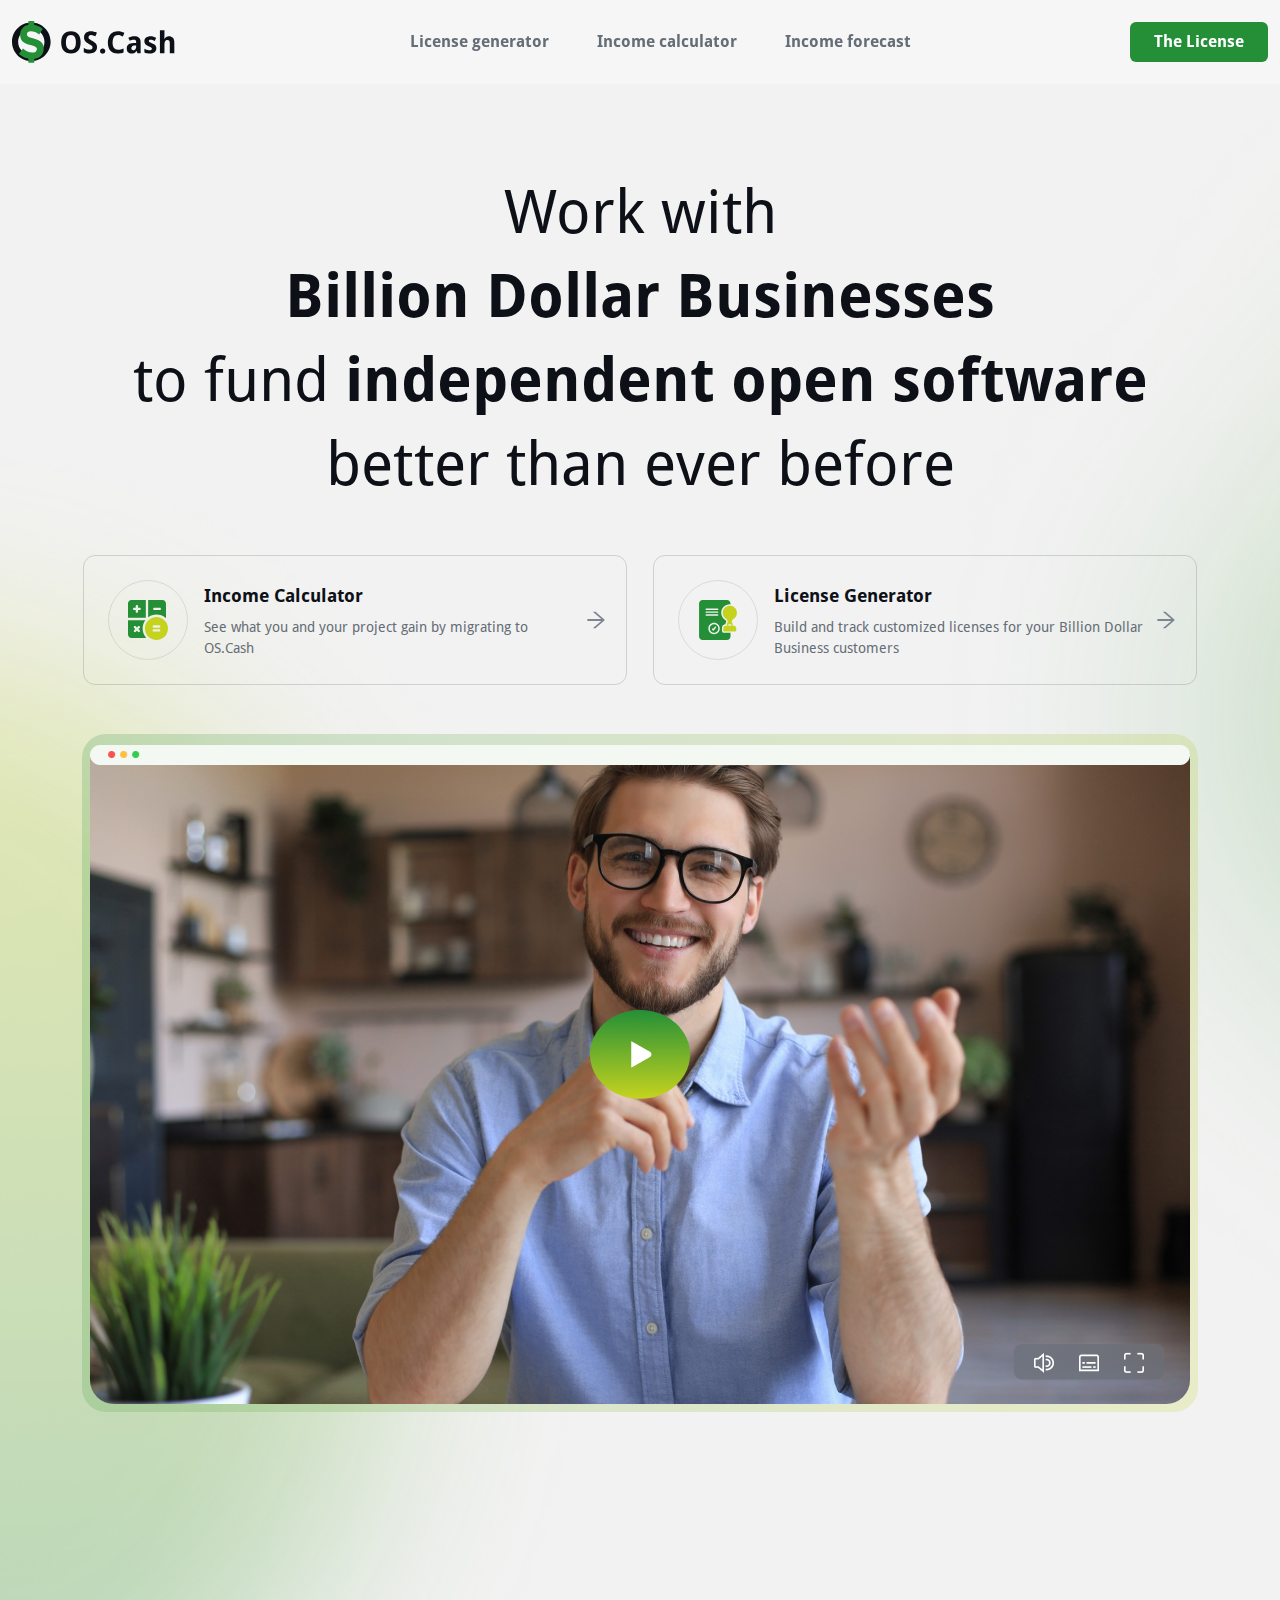
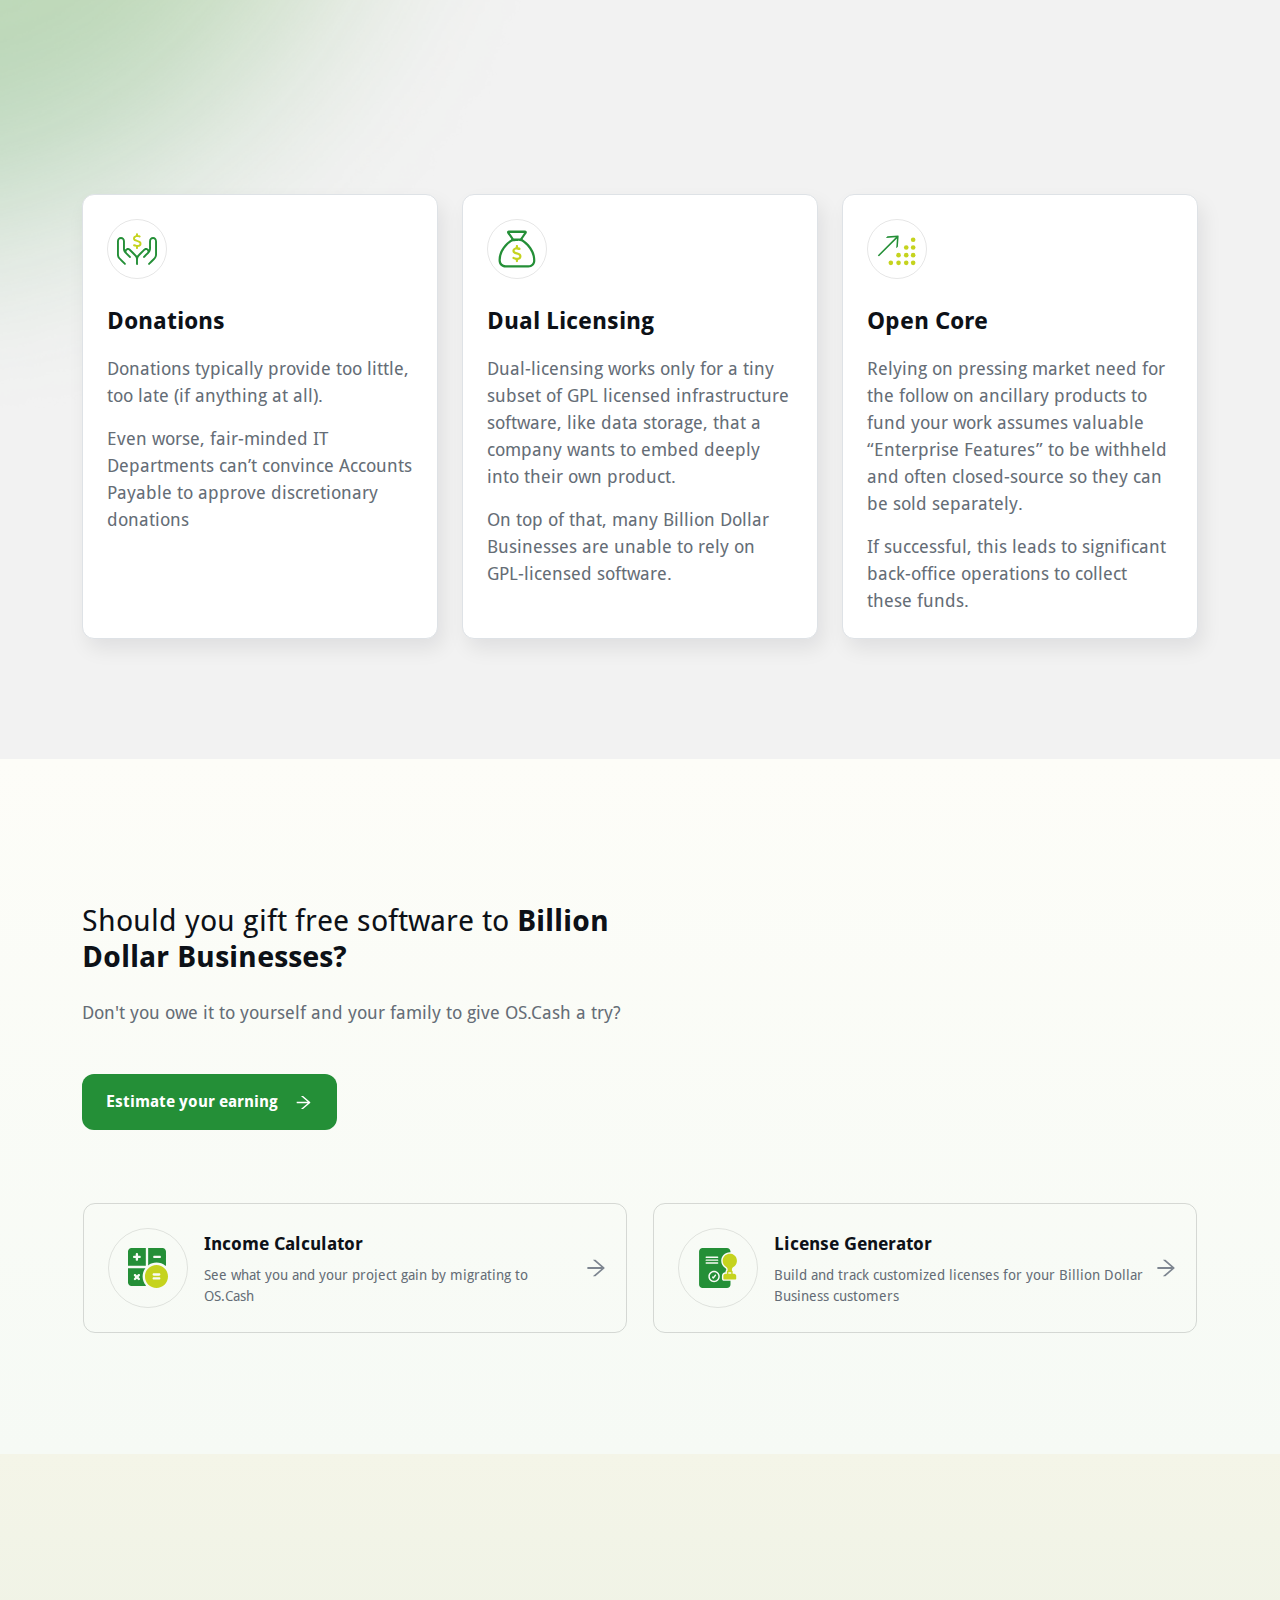
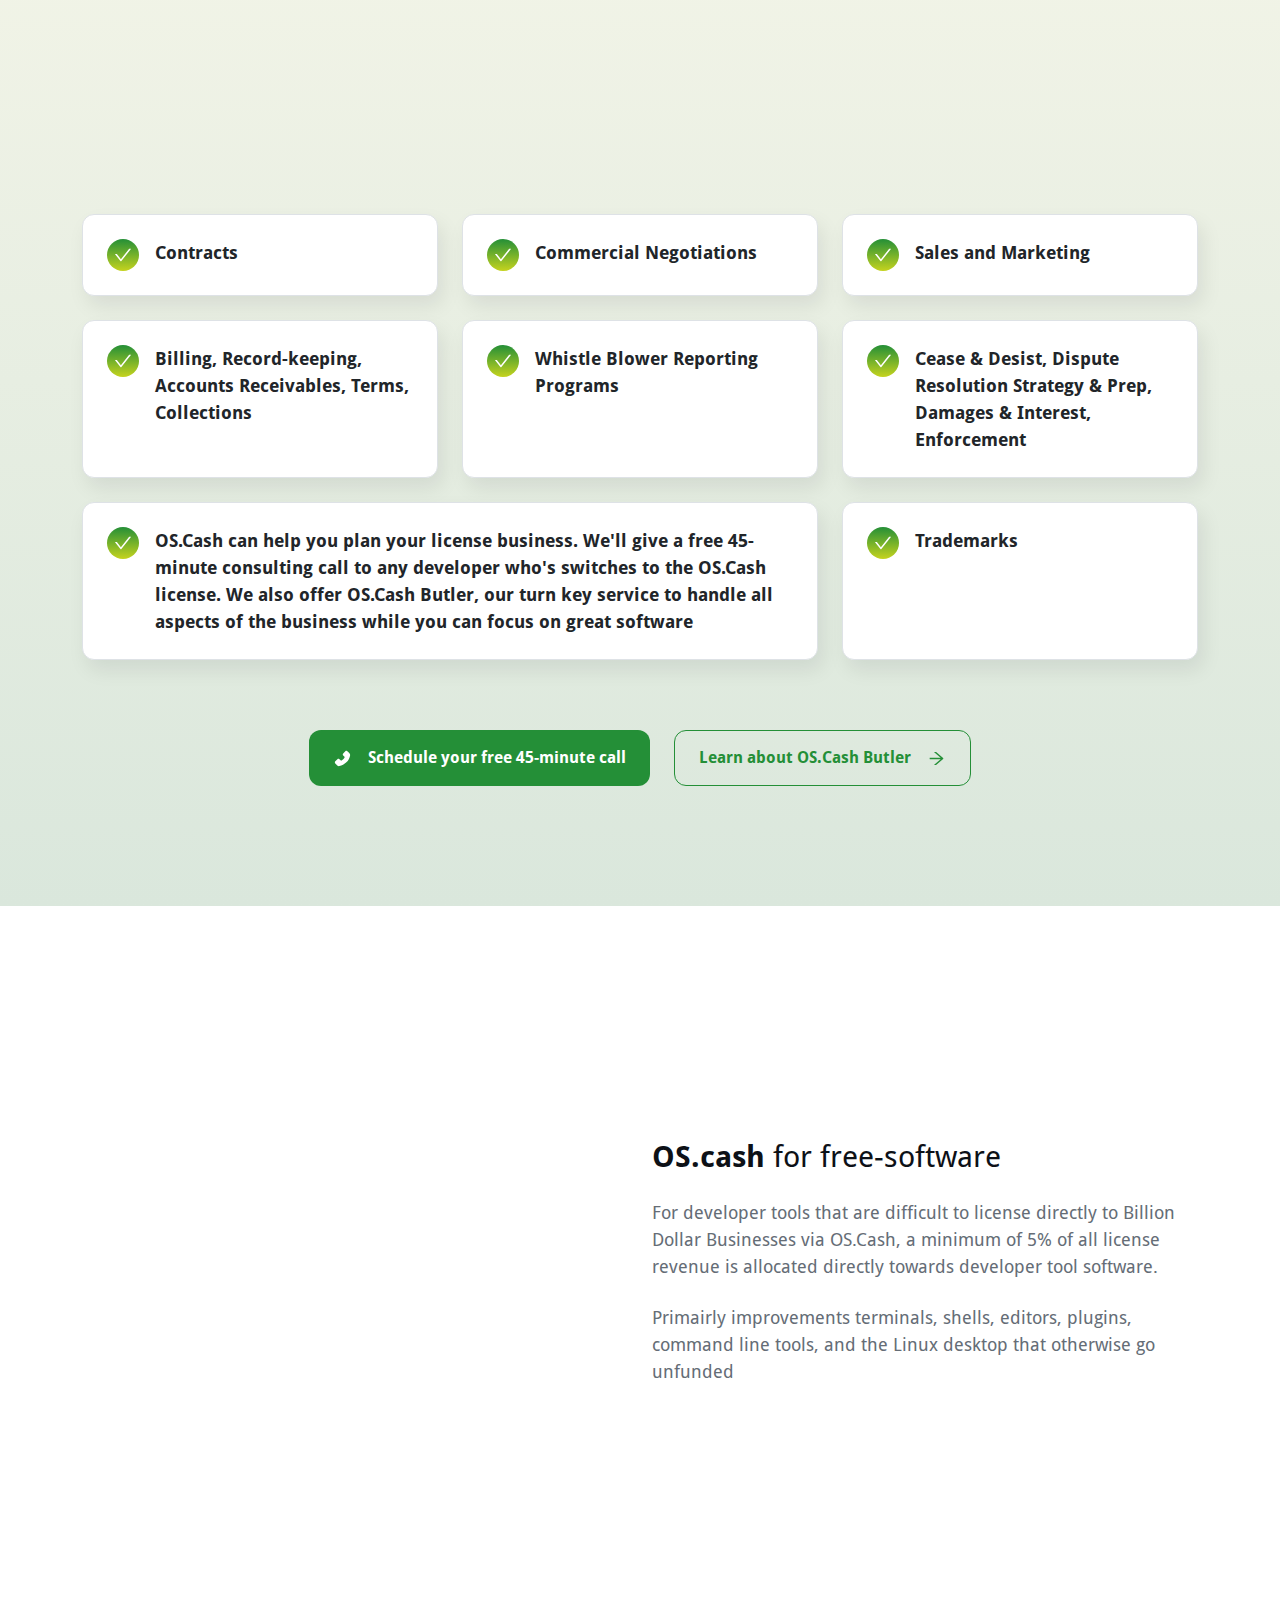
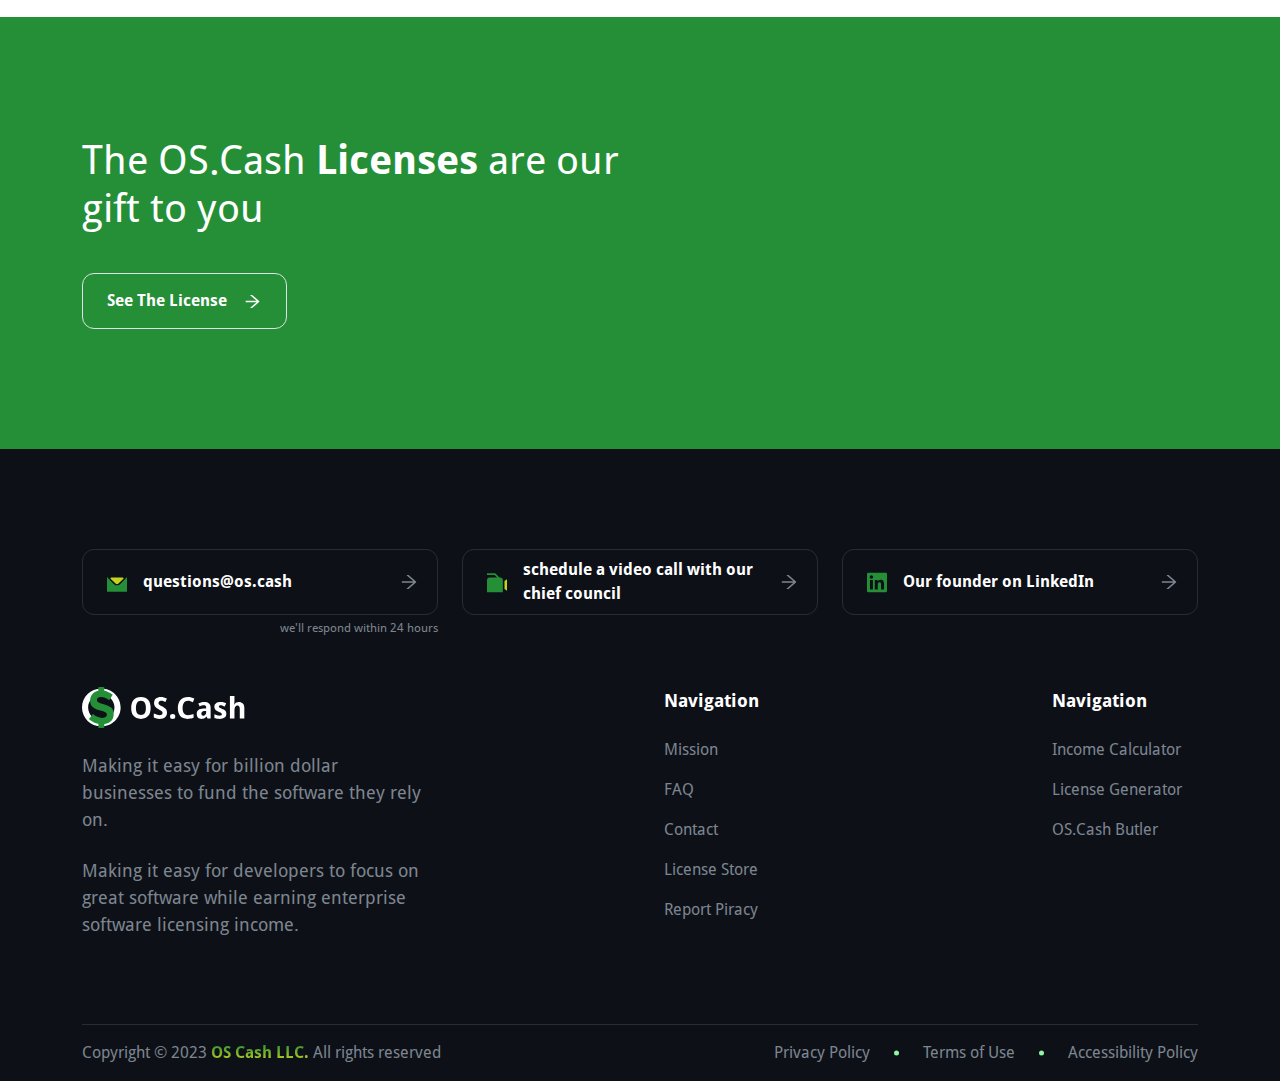
<file: index.html>
<!DOCTYPE html>
<!--[if lt IE 7]>      <html class="no-js lt-ie9 lt-ie8 lt-ie7"> <![endif]-->
<!--[if IE 7]>         <html class="no-js lt-ie9 lt-ie8" lang="en-US"> <![endif]-->
<!--[if IE 8]>         <html class="no-js lt-ie9" lang="en-US"> <![endif]-->
<!--[if gt IE 8]><!-->
<!--<![endif]-->
<!--[if gte IE 9] <style type="text/css"> .gradient {filter: none;}</style><![endif]-->
<!--[if !IE]><html lang="en"><![endif]-->
<html lang="zxx" class="no-js">

<head>
    <meta charset="UTF-8">
    <meta http-equiv="X-UA-Compatible" content="IE=edge">
    <!-- Required meta tags for responsive -->
    <meta name="viewport" content="width=device-width, initial-scale=1, shrink-to-fit=no">
    <!-- The above 3 meta tags *must* come first in the head; any other head content must come *after* these tags -->
    <!-- Favicon and touch icons -->
    <link rel="icon" type="image/png" sizes="16x16" href="assets/img/favicon/favicon-16x16.png">
    <meta name="misapplication-TileColor" content="#ffffff">
    <meta name="theme-color" content="#ffffff">
    <!-- Twitter Card data -->
    <meta name="twitter:card" content="">
    <meta name="twitter:site" content="@twitter_username">
    <meta name="twitter:title" content="">
    <meta name="twitter:description" content="">
    <meta name="twitter:image" content="">
    <!-- Open Graph data -->
    <meta property="og:title" content="">
    <meta property="og:type" content="article">
    <meta property="og:url" content="">
    <meta property="og:image" content="">
    <meta property="og:description" content="">
    <meta property="og:site_name" content="R">
    <meta property="fb:admins" content="Facebook numeric ID">
    <!-- gmail verification -->
    <meta name="google-site-verification" content="">
    <!-- Website title -->
    <title>Home</title>
    <link rel="stylesheet" href="assets/css/animate.css">
    <link rel="stylesheet" href="assets/css/bootstrap.min.css">
    <link rel="stylesheet" href="assets/fonts/fonts.css">
    <!-- Main CSS -->
    <link rel="stylesheet" type="text/css" href="assets/css/style.css">
    <!-- jQuery (necessary for jQuery plugins) -->
    <script src="assets/js/jquery-3.6.1.min.js"></script>
</head>

<body>
    <!-- Main Coding Start Here -->

    <!-- home-gradient-bg -->
    <div class="home-gradient-bg">

        <!-- header -->
        <header>
            <nav class="navbar navbar-expand-lg bg-white-rgba py-3">
                <div class="container">
                    <a class="navbar-brand" href="index.html">
                        <img src="assets/img/logo.svg" alt="logo" class="img-fluid">
                    </a>
                    <button class="navbar-toggler border-0" type="button" data-bs-toggle="collapse"
                        data-bs-target="#navbarSupportedContent" aria-controls="navbarSupportedContent"
                        aria-expanded="false" aria-label="Toggle navigation">
                        <span class="navbar-toggler-icon"></span>
                    </button>
                    <div class="collapse navbar-collapse" id="navbarSupportedContent">
                        <ul class="navbar-nav m-auto py-4 py-lg-0">
                            <li class="nav-item mx-lg-4 mb-3 mb-lg-0">
                                <a class="text-clr-dark-2 fs-6 fw-bold text-decoration-none"
                                    href="license-generator.html">
                                    License generator
                                </a>
                            </li>
                            <li class="nav-item mx-lg-4 mb-3 mb-lg-0">
                                <a class="text-clr-dark-2 fs-6 fw-bold text-decoration-none"
                                    href="income-calculator.html">
                                    Income calculator
                                </a>
                            </li>
                            <li class="nav-item mx-lg-4 mb-3 mb-lg-0">
                                <a class="text-clr-dark-2 fs-6 fw-bold text-decoration-none"
                                    href="calculated-income-forecast.html">
                                    Income forecast
                                </a>
                            </li>
                        </ul>
                        <div class="d-flex">
                            <a class="os-btn bg-clr-green fs-6 fw-bold rounded text-white py-2 px-4"
                                href="license-generator.html">
                                The License
                            </a>
                        </div>
                    </div>
                </div>
            </nav>
        </header>
        <!--/ header -->


        <!-- banner -->
        <section class="banner pt-70">
            <div class="container">
                <div class="banner-content">
                    <div class="benner-infor text-center pb-5">
                        <h1 class="banner-title fs-60 text-clr-dark mb-0 wow fadeInUp" data-wow-duration="1s"
                            data-wow-delay="100ms">
                            Work with <br class="d-none d-lg-inline">
                            <b>Billion Dollar Businesses</b> <br class="d-none d-lg-inline">to fund <b>independent open
                                software</b> better than ever
                            before
                        </h1>
                    </div>

                    <div class="row">
                        <div class="col-md-6">
                            <a href="#"
                                class="info-box text-decoration-none radius-12 d-block overflow-hidden mb-4 mb-md-0">
                                <span class="info-box-inner d-flex gap-3 align-items-center p-3 p-lg-4 radius-12">
                                    <img src="assets/img/info-box-icon1.svg" alt="icon" class="img-fluid">
                                    <b>
                                        <strong class="d-block text-clr-dark fs-18 fw-bold mb-2">
                                            Income Calculator
                                        </strong>
                                        <small class="d-block fs-14 fw-normal lh-base text-clr-dark-2">
                                            See what you and your project gain by migrating to OS.Cash
                                        </small>
                                    </b>
                                    <svg class="right-arrow" xmlns="http://www.w3.org/2000/svg" width="24" height="24"
                                        viewBox="0 0 24 24" fill="none">
                                        <path
                                            d="M20.3672 11.4328L11.5125 3.74766C11.4445 3.68906 11.3578 3.65625 11.2664 3.65625H9.19219C9.01875 3.65625 8.93906 3.87187 9.07031 3.98438L17.2781 11.1094H3.5625C3.45937 11.1094 3.375 11.1937 3.375 11.2969V12.7031C3.375 12.8062 3.45937 12.8906 3.5625 12.8906H17.2758L9.06797 20.0156C8.93672 20.1305 9.01641 20.3438 9.18984 20.3438H11.3344C11.3789 20.3438 11.4234 20.3273 11.4562 20.2969L20.3672 12.5672C20.4483 12.4966 20.5134 12.4095 20.558 12.3116C20.6025 12.2138 20.6256 12.1075 20.6256 12C20.6256 11.8925 20.6025 11.7862 20.558 11.6884C20.5134 11.5905 20.4483 11.5034 20.3672 11.4328Z"
                                            fill="#7D8590" />
                                    </svg>
                                </span>
                            </a>
                        </div>
                        <div class="col-md-6">
                            <a href="#" class="info-box text-decoration-none radius-12 d-block overflow-hidden">
                                <span class="info-box-inner d-flex gap-3 align-items-center p-3 p-lg-4 radius-12">
                                    <img src="assets/img/info-box-icon2.svg" alt="icon" class="img-fluid">
                                    <b>
                                        <strong class="d-block text-clr-dark fs-18 fw-bold mb-2">
                                            License Generator
                                        </strong>
                                        <small class="d-block fs-14 fw-normal lh-base text-clr-dark-2">
                                            Build and track customized licenses for your Billion Dollar Business
                                            customers
                                        </small>
                                    </b>
                                    <svg class="right-arrow" xmlns="http://www.w3.org/2000/svg" width="24" height="24"
                                        viewBox="0 0 24 24" fill="none">
                                        <path
                                            d="M20.3672 11.4328L11.5125 3.74766C11.4445 3.68906 11.3578 3.65625 11.2664 3.65625H9.19219C9.01875 3.65625 8.93906 3.87187 9.07031 3.98438L17.2781 11.1094H3.5625C3.45937 11.1094 3.375 11.1937 3.375 11.2969V12.7031C3.375 12.8062 3.45937 12.8906 3.5625 12.8906H17.2758L9.06797 20.0156C8.93672 20.1305 9.01641 20.3438 9.18984 20.3438H11.3344C11.3789 20.3438 11.4234 20.3273 11.4562 20.2969L20.3672 12.5672C20.4483 12.4966 20.5134 12.4095 20.558 12.3116C20.6025 12.2138 20.6256 12.1075 20.6256 12C20.6256 11.8925 20.6025 11.7862 20.558 11.6884C20.5134 11.5905 20.4483 11.5034 20.3672 11.4328Z"
                                            fill="#7D8590" />
                                    </svg>
                                </span>
                            </a>
                        </div>
                    </div>

                    <!-- videos-wrapper -->
                    <div class="videos-wrapper text-center mt-5">
                        <div class="video-indicator position-relative">
                            <img src="assets/img/video-indicator.png" alt="video-indicator" class="img-fluid w-100">
                        </div>
                        <div class="videos-player">
                            <div
                                onclick="thevid=document.getElementById('thevideo'); thevid.style.display='block'; this.style.display='none'">
                                <img class="thumb img-fluid" style="cursor: pointer;"
                                    src="assets/img/video-thumnail.png">
                            </div>
                            <div id="thevideo" style="display: none;">
                                <iframe width="100%" height="640"
                                    src="https://www.youtube.com/embed/6stlCkUDG_s?rel=0;&autoplay=1&mute=1&loop=1"
                                    frameborder="0" allowfullscreen="1" include="">
                                </iframe>
                            </div>
                        </div>
                    </div>
                    <!-- videos-wrapper -end -->

                </div>
            </div>
        </section>
        <!-- banner -end -->


        <!-- services -->
        <section class="services section-padding-120">
            <div class="container">
                <div class="sec-heading text-center mw-70 pb-70">
                    <h2 class="sec-title fs-1 text-clr-dark mb-0 wow fadeInUp" data-wow-duration="1s"
                        data-wow-delay="100ms">
                        <b>Billion Dollar Businesses</b> don't want <br class="d-none d-lg-inline"> <b>free-software</b>
                        better than ever
                        that turns into <b>abandon-ware.</b>
                    </h2>
                </div>
                <div class="row mt-lg-5">
                    <div class="col-xl-4 col-sm-6 mb-4 mb-xl-0">
                        <div
                            class="single-service p-4 radius-12 border bg-white box-shadow-1 h-100 text-center text-sm-start">
                            <div class="icon mb-4">
                                <img src="assets/img/service-icon1.svg" alt="icon" class="img-fluid">
                            </div>
                            <h3 class="fs-4 fw-bold text-clr-dark lh-base mb-3">
                                Donations
                            </h3>
                            <p class="fs-18 text-clr-dark-2 fw-normal lh-base mb-3">
                                Donations typically provide too little, too late (if anything at all).
                            </p>
                            <p class="fs-18 text-clr-dark-2 fw-normal lh-base mb-0">
                                Even worse, fair-minded IT Departments can’t convince Accounts Payable to approve
                                discretionary donations
                            </p>
                        </div>
                    </div>
                    <div class="col-xl-4 col-sm-6 mb-4 mb-xl-0">
                        <div
                            class="single-service p-4 radius-12 border bg-white box-shadow-1 h-100 text-center text-sm-start">
                            <div class="icon mb-4">
                                <img src="assets/img/service-icon2.svg" alt="icon" class="img-fluid">
                            </div>
                            <h3 class="fs-4 fw-bold text-clr-dark lh-base mb-3">
                                Dual Licensing
                            </h3>
                            <p class="fs-18 text-clr-dark-2 fw-normal lh-base mb-3">
                                Dual-licensing works only for a tiny subset of GPL licensed infrastructure software,
                                like data storage, that a company
                                wants to embed deeply into their own product.
                            </p>
                            <p class="fs-18 text-clr-dark-2 fw-normal lh-base mb-0">
                                On top of that, many Billion Dollar Businesses are unable to rely on GPL-licensed
                                software.
                            </p>
                        </div>
                    </div>
                    <div class="col-xl-4 col-sm-6 mb-4 mb-xl-0">
                        <div
                            class="single-service p-4 radius-12 border bg-white box-shadow-1 h-100 text-center text-sm-start">
                            <div class="icon mb-4">
                                <img src="assets/img/service-icon3.svg" alt="icon" class="img-fluid">
                            </div>
                            <h3 class="fs-4 fw-bold text-clr-dark lh-base mb-3">
                                Open Core
                            </h3>
                            <p class="fs-18 text-clr-dark-2 fw-normal lh-base mb-3">
                                Relying on pressing market need for the follow on ancillary products to fund your work
                                assumes valuable “Enterprise
                                Features” to be withheld and often closed-source so they can be sold separately.
                            </p>
                            <p class="fs-18 text-clr-dark-2 fw-normal lh-base mb-0">
                                If successful, this leads to significant back-office operations to collect these funds.
                            </p>
                        </div>
                    </div>
                </div>
            </div>
        </section>
        <!-- services -end -->

    </div>
    <!-- home-gradient-bg -end -->


    <!-- estimate-earning -->
    <section class="estimate-earning section-padding-120">
        <div class="container">
            <div class="row pb-5 align-items-center">
                <div class="col-md-6">
                    <div class="ee-left-info mb-5 mb-md-0">
                        <div class="sec-heading text-center text-md-start">
                            <h3 class="sec-title fs-30 text-clr-dark mb-4">
                                Should you gift free software to <b>Billion Dollar Businesses?</b>
                            </h3>
                            <p class="sec-intro fs-18 fw-normal lh-base text-clr-dark-2 mb-4 mb-md-5">
                                Don't you owe it to yourself and your family to give OS.Cash a try?
                            </p>
                            <a href="#"
                                class="os-btn fs-6 fw-bold text-white bg-clr-green h-56 radius-12 d-inline-flex gap-3 align-items-center justify-content-center px-4">
                                Estimate your earning
                                <svg xmlns="http://www.w3.org/2000/svg" width="19" height="19" viewBox="0 0 19 19"
                                    fill="none">
                                    <path
                                        d="M16.124 9.04707L9.11406 2.96299C9.06025 2.9166 8.9916 2.89062 8.91924 2.89062H7.27715C7.13984 2.89062 7.07676 3.06133 7.18066 3.15039L13.6785 8.79102H2.82031C2.73867 8.79102 2.67188 8.85781 2.67188 8.93945V10.0527C2.67188 10.1344 2.73867 10.2012 2.82031 10.2012H13.6767L7.17881 15.8418C7.0749 15.9327 7.13799 16.1016 7.27529 16.1016H8.97305C9.0083 16.1016 9.04355 16.0886 9.06953 16.0645L16.124 9.94512C16.1883 9.88926 16.2398 9.82027 16.2751 9.74281C16.3103 9.66535 16.3286 9.58122 16.3286 9.49609C16.3286 9.41097 16.3103 9.32684 16.2751 9.24938C16.2398 9.17192 16.1883 9.10293 16.124 9.04707Z"
                                        fill="white" />
                                </svg>
                            </a>
                        </div>
                    </div>
                </div>
                <div class="col-md-6">
                    <div class="ee-image wow fadeInUp" data-wow-duration="1s" data-wow-delay="100ms">
                        <img src="assets/img/ee-image.png" alt="images" class="img-fluid">
                    </div>
                </div>
            </div>
            <div class="row">
                <div class="col-md-6">
                    <a href="#" class="info-box text-decoration-none radius-12 d-block overflow-hidden mb-4 mb-md-0">
                        <span class="info-box-inner d-flex gap-3 align-items-center p-3 p-lg-4 radius-12">
                            <img src="assets/img/info-box-icon1.svg" alt="icon" class="img-fluid">
                            <b>
                                <strong class="d-block text-clr-dark fs-18 fw-bold mb-2">
                                    Income Calculator
                                </strong>
                                <small class="d-block fs-14 fw-normal lh-base text-clr-dark-2">
                                    See what you and your project gain by migrating to OS.Cash
                                </small>
                            </b>
                            <svg class="right-arrow" xmlns="http://www.w3.org/2000/svg" width="24" height="24"
                                viewBox="0 0 24 24" fill="none">
                                <path
                                    d="M20.3672 11.4328L11.5125 3.74766C11.4445 3.68906 11.3578 3.65625 11.2664 3.65625H9.19219C9.01875 3.65625 8.93906 3.87187 9.07031 3.98438L17.2781 11.1094H3.5625C3.45937 11.1094 3.375 11.1937 3.375 11.2969V12.7031C3.375 12.8062 3.45937 12.8906 3.5625 12.8906H17.2758L9.06797 20.0156C8.93672 20.1305 9.01641 20.3438 9.18984 20.3438H11.3344C11.3789 20.3438 11.4234 20.3273 11.4562 20.2969L20.3672 12.5672C20.4483 12.4966 20.5134 12.4095 20.558 12.3116C20.6025 12.2138 20.6256 12.1075 20.6256 12C20.6256 11.8925 20.6025 11.7862 20.558 11.6884C20.5134 11.5905 20.4483 11.5034 20.3672 11.4328Z"
                                    fill="#7D8590" />
                            </svg>
                        </span>
                    </a>
                </div>
                <div class="col-md-6">
                    <a href="#" class="info-box text-decoration-none radius-12 d-block overflow-hidden">
                        <span class="info-box-inner d-flex gap-3 align-items-center p-3 p-lg-4 radius-12">
                            <img src="assets/img/info-box-icon2.svg" alt="icon" class="img-fluid">
                            <b>
                                <strong class="d-block text-clr-dark fs-18 fw-bold mb-2">
                                    License Generator
                                </strong>
                                <small class="d-block fs-14 fw-normal lh-base text-clr-dark-2">
                                    Build and track customized licenses for your Billion Dollar Business
                                    customers
                                </small>
                            </b>
                            <svg class="right-arrow" xmlns="http://www.w3.org/2000/svg" width="24" height="24"
                                viewBox="0 0 24 24" fill="none">
                                <path
                                    d="M20.3672 11.4328L11.5125 3.74766C11.4445 3.68906 11.3578 3.65625 11.2664 3.65625H9.19219C9.01875 3.65625 8.93906 3.87187 9.07031 3.98438L17.2781 11.1094H3.5625C3.45937 11.1094 3.375 11.1937 3.375 11.2969V12.7031C3.375 12.8062 3.45937 12.8906 3.5625 12.8906H17.2758L9.06797 20.0156C8.93672 20.1305 9.01641 20.3438 9.18984 20.3438H11.3344C11.3789 20.3438 11.4234 20.3273 11.4562 20.2969L20.3672 12.5672C20.4483 12.4966 20.5134 12.4095 20.558 12.3116C20.6025 12.2138 20.6256 12.1075 20.6256 12C20.6256 11.8925 20.6025 11.7862 20.558 11.6884C20.5134 11.5905 20.4483 11.5034 20.3672 11.4328Z"
                                    fill="#7D8590" />
                            </svg>
                        </span>
                    </a>
                </div>
            </div>
        </div>
    </section>
    <!-- estimate-earning -end -->


    <!-- software-licensing  -->
    <section class="software-licensing section-padding-120">
        <div class="container">
            <div class="sec-heading text-center mw-70 pb-60">
                <h2 class="sec-title fs-1 text-clr-dark mb-4 wow fadeInUp" data-wow-duration="1s"
                    data-wow-delay="100ms">
                    Congratulations on owning an enterprise <br class="d-none d-lg-inline"> <b>software licensing</b>
                    business
                </h2>
                <p class="sec-intro fs-5 fw-normal lh-base text-clr-dark-2 mb-0 wow fadeInUp" data-wow-duration="1s"
                    data-wow-delay="200ms">
                    Now that Billion Dollar Businesses will need to pay you to license new versions of your software,
                    you need to plan for
                    supporting business operations.
                </p>
            </div>
            <div class="row pb-70">
                <div class="col-xl-4 col-md-6 mb-4">
                    <div
                        class="check-item border d-flex align-items-start gap-3 p-4 bg-white radius-12 box-shadow-1 h-100">
                        <img src="assets/img/check-icon-gd.svg" alt="icon" class="img-fluid">
                        <h4 class="fs-18 fw-bold lh-base mb-0">
                            Contracts
                        </h4>
                    </div>
                </div>
                <div class="col-xl-4 col-md-6 mb-4">
                    <div
                        class="check-item border d-flex align-items-start gap-3 p-4 bg-white radius-12 box-shadow-1 h-100">
                        <img src="assets/img/check-icon-gd.svg" alt="icon" class="img-fluid">
                        <h4 class="fs-18 fw-bold lh-base mb-0">
                            Commercial Negotiations
                        </h4>
                    </div>
                </div>
                <div class="col-xl-4 col-md-6 mb-4">
                    <div
                        class="check-item border d-flex align-items-start gap-3 p-4 bg-white radius-12 box-shadow-1 h-100">
                        <img src="assets/img/check-icon-gd.svg" alt="icon" class="img-fluid">
                        <h4 class="fs-18 fw-bold lh-base mb-0">
                            Sales and Marketing
                        </h4>
                    </div>
                </div>
                <div class="col-xl-4 col-md-6 mb-4">
                    <div
                        class="check-item border d-flex align-items-start gap-3 p-4 bg-white radius-12 box-shadow-1 h-100">
                        <img src="assets/img/check-icon-gd.svg" alt="icon" class="img-fluid">
                        <h4 class="fs-18 fw-bold lh-base mb-0">
                            Billing, Record-keeping, Accounts Receivables, Terms, Collections
                        </h4>
                    </div>
                </div>
                <div class="col-xl-4 col-md-6 mb-4">
                    <div
                        class="check-item border d-flex align-items-start gap-3 p-4 bg-white radius-12 box-shadow-1 h-100">
                        <img src="assets/img/check-icon-gd.svg" alt="icon" class="img-fluid">
                        <h4 class="fs-18 fw-bold lh-base mb-0">
                            Whistle Blower Reporting Programs
                        </h4>
                    </div>
                </div>
                <div class="col-xl-4 col-md-6 mb-4">
                    <div
                        class="check-item border d-flex align-items-start gap-3 p-4 bg-white radius-12 box-shadow-1 h-100">
                        <img src="assets/img/check-icon-gd.svg" alt="icon" class="img-fluid">
                        <h4 class="fs-18 fw-bold lh-base mb-0">
                            Cease & Desist, Dispute Resolution Strategy & Prep, Damages & Interest, Enforcement
                        </h4>
                    </div>
                </div>
                <div class="col-xl-8 col-md-6 mb-4 mb-xl-0">
                    <div
                        class="check-item border d-flex align-items-start gap-3 p-4 bg-white radius-12 box-shadow-1 h-100">
                        <img src="assets/img/check-icon-gd.svg" alt="icon" class="img-fluid">
                        <h4 class="fs-18 fw-bold lh-base mb-0">
                            OS.Cash can help you plan your license business. We'll give a free 45-minute consulting call
                            to any developer who's
                            switches to the OS.Cash license. We also offer OS.Cash Butler, our turn key service to
                            handle all aspects of the
                            business while you can focus on great software
                        </h4>
                    </div>
                </div>
                <div class="col-xl-4 col-md-6 mb-4 mb-xl-0">
                    <div
                        class="check-item border d-flex align-items-start gap-3 p-4 bg-white radius-12 box-shadow-1 h-100">
                        <img src="assets/img/check-icon-gd.svg" alt="icon" class="img-fluid">
                        <h4 class="fs-18 fw-bold lh-base mb-0">
                            Trademarks
                        </h4>
                    </div>
                </div>
            </div>
            <div class="os-btn-wrap d-flex align-items-center gap-4 flex-wrap justify-content-center">
                <a href="#"
                    class="os-btn fs-6 fw-bold text-white bg-clr-green h-56 radius-12 d-inline-flex gap-3 align-items-center justify-content-center px-4">
                    <svg xmlns="http://www.w3.org/2000/svg" width="19" height="19" viewBox="0 0 19 19" fill="none">
                        <path
                            d="M16.432 4.2752L14.456 2.30098C14.3166 2.16097 14.1509 2.04988 13.9684 1.9741C13.786 1.89832 13.5903 1.85933 13.3928 1.85938C12.9901 1.85938 12.6116 2.01709 12.3277 2.30098L10.2014 4.42734C10.0614 4.56674 9.95027 4.73242 9.87449 4.91488C9.79871 5.09733 9.75972 5.29296 9.75977 5.49053C9.75977 5.89316 9.91748 6.27168 10.2014 6.55557L11.7562 8.11045C11.3923 8.91268 10.8863 9.64249 10.2626 10.2646C9.6405 10.8898 8.91075 11.3977 8.1084 11.7639L6.55352 10.209C6.41412 10.069 6.24844 9.95789 6.06598 9.88211C5.88353 9.80632 5.6879 9.76734 5.49033 9.76738C5.0877 9.76738 4.70918 9.9251 4.42529 10.209L2.29707 12.3335C2.15689 12.4731 2.04571 12.6391 1.96992 12.8219C1.89414 13.0047 1.85524 13.2007 1.85547 13.3985C1.85547 13.8012 2.01318 14.1797 2.29707 14.4636L4.26943 16.4359C4.72217 16.8905 5.34746 17.1484 5.98945 17.1484C6.1249 17.1484 6.25479 17.1373 6.38281 17.115C8.88399 16.7031 11.3647 15.3728 13.3668 13.3726C15.367 11.3742 16.6955 8.89531 17.113 6.38672C17.2392 5.62041 16.985 4.83184 16.432 4.2752Z"
                            fill="white" />
                    </svg>
                    Schedule your free 45-minute call
                </a>
                <a href="#"
                    class="os-btn fs-6 fw-bold text-clr-green border-btn h-56 radius-12 d-inline-flex gap-3 align-items-center justify-content-center px-4">
                    Learn about OS.Cash Butler
                    <svg xmlns="http://www.w3.org/2000/svg" width="19" height="19" viewBox="0 0 19 19" fill="none">
                        <path
                            d="M16.124 9.04707L9.11406 2.96299C9.06025 2.9166 8.9916 2.89062 8.91924 2.89062H7.27715C7.13984 2.89062 7.07676 3.06133 7.18066 3.15039L13.6785 8.79102H2.82031C2.73867 8.79102 2.67188 8.85781 2.67188 8.93945V10.0527C2.67188 10.1344 2.73867 10.2012 2.82031 10.2012H13.6767L7.17881 15.8418C7.0749 15.9327 7.13799 16.1016 7.27529 16.1016H8.97305C9.0083 16.1016 9.04355 16.0886 9.06953 16.0645L16.124 9.94512C16.1883 9.88926 16.2398 9.82027 16.2751 9.74281C16.3103 9.66535 16.3286 9.58122 16.3286 9.49609C16.3286 9.41097 16.3103 9.32684 16.2751 9.24938C16.2398 9.17192 16.1883 9.10293 16.124 9.04707Z"
                            fill="#248F37" />
                    </svg>
                </a>
            </div>
        </div>
    </section>
    <!-- software-licensing  -end -->



    <!-- free-software -->
    <section class="free-software section-padding-120 bg-white">
        <div class="container">
            <div class="row align-items-center">
                <div class="col-lg-6">
                    <div class="left-image wow fadeInUp" data-wow-duration="1s" data-wow-delay="100ms">
                        <img src="assets/img/os-cash-free-img.png" alt="image" class="img-fluid">
                    </div>
                </div>
                <div class="col-lg-6">
                    <div class="sec-heading">
                        <h3 class="sec-title fs-30 text-clr-dark mb-4">
                            <b>OS.cash</b>
                            for free-software
                        </h3>
                        <p class="sec-intro fs-18 fw-normal lh-base text-clr-dark-2 mb-4">
                            For developer tools that are difficult to license directly to Billion Dollar Businesses via
                            OS.Cash, a minimum of 5% of
                            all license revenue is allocated directly towards developer tool software.
                        </p>
                        <p class="sec-intro fs-18 fw-normal lh-base text-clr-dark-2 mb-0">
                            Primairly improvements terminals, shells, editors, plugins, command line tools, and the
                            Linux desktop that otherwise go
                            unfunded
                        </p>
                    </div>
                </div>
            </div>
        </div>
    </section>
    <!-- free-software -end -->





    <!-- cta -->
    <section class="cta bg-clr-green">
        <div class="container">
            <div class="row">
                <div class="col-lg-6">
                    <div class="sec-heading section-padding-120 text-center text-lg-start">
                        <h3 class="sec-title fs-1 text-white mb-4 pb-lg-3">
                            The OS.Cash<b> Licenses</b>
                            are our gift to you
                        </h3>
                        <a href="#"
                            class="os-btn fs-6 fw-bold text-white border-btn border h-56 radius-12 d-inline-flex gap-3 align-items-center justify-content-center px-4">
                            See The License
                            <svg xmlns="http://www.w3.org/2000/svg" width="19" height="19" viewBox="0 0 19 19"
                                fill="none">
                                <path
                                    d="M16.124 9.04707L9.11406 2.96299C9.06025 2.9166 8.9916 2.89062 8.91924 2.89062H7.27715C7.13984 2.89062 7.07676 3.06133 7.18066 3.15039L13.6785 8.79102H2.82031C2.73867 8.79102 2.67188 8.85781 2.67188 8.93945V10.0527C2.67188 10.1344 2.73867 10.2012 2.82031 10.2012H13.6767L7.17881 15.8418C7.0749 15.9327 7.13799 16.1016 7.27529 16.1016H8.97305C9.0083 16.1016 9.04355 16.0886 9.06953 16.0645L16.124 9.94512C16.1883 9.88926 16.2398 9.82027 16.2751 9.74281C16.3103 9.66535 16.3286 9.58122 16.3286 9.49609C16.3286 9.41097 16.3103 9.32684 16.2751 9.24938C16.2398 9.17192 16.1883 9.10293 16.124 9.04707Z"
                                    fill="#fff"></path>
                            </svg>
                        </a>
                    </div>
                </div>
                <div class="col-lg-6">
                    <div class="cta-image d-none d-lg-block wow fadeInUp" data-wow-duration="1s" data-wow-delay="100ms">
                        <img src="assets/img/cta-image.png" alt="images" class="img-fluid">
                    </div>
                </div>
            </div>
        </div>
    </section>
    <!-- cta -end -->



    <!-- footer -->
    <footer class="footer-area pt-100 bg-clr-dark">
        <div class="container">
            <div class="footer-top pb-5">
                <ul
                    class="contact-list list-unstyled mb-0 d-flex gap-4 flex-wrap flex-lg-nowrap justify-content-lg-between">
                    <li class="list-item w-100">
                        <a href="mailto:questions@os.cash"
                            class="border-1-dark3 text-white d-flex justify-content-between text-decoration-none fs-6 fw-bold py-2 px-4 w-100 radius-12 h-100">
                            <span class="d-flex gap-3 align-items-center">
                                <img src="assets/img/email.svg" alt="icon" class="img-fluid">
                                questions@os.cash
                            </span>
                            <img src="assets/img/arrow-right.svg" alt="icon" class="right-arrow img-fluid">
                        </a>
                        <p class="note pt-1 mb-0 text-clr-gray fs-12 text-end">
                            we'll respond within 24 hours
                        </p>
                    </li>
                    <li class="list-item w-100">
                        <a href="#"
                            class="border-1-dark3 text-white d-flex justify-content-between text-decoration-none fs-6 fw-bold py-2 px-4 w-100 radius-12 h-100">
                            <span class="d-flex gap-3 align-items-center">
                                <img src="assets/img/video-camera.svg" alt="icon" class="img-fluid">
                                schedule a video call with our <br> chief council
                            </span>
                            <img src="assets/img/arrow-right.svg" alt="icon" class="right-arrow img-fluid">
                        </a>
                    </li>
                    <li class="list-item w-100">
                        <a href="#"
                            class="border-1-dark3 text-white d-flex justify-content-between text-decoration-none fs-6 fw-bold py-2 px-4 w-100 radius-12 h-100">
                            <span class="d-flex gap-3 align-items-center">
                                <img src="assets/img/linkdn.svg" alt="icon" class="img-fluid">
                                Our founder on LinkedIn
                            </span>
                            <img src="assets/img/arrow-right.svg" alt="icon" class="right-arrow img-fluid">
                        </a>
                    </li>
                </ul>
            </div>
            <div class="footer-widget-area pt-4 pb-70">
                <div class="row gx-lg-5">
                    <div class="col-xl-4 col-md-6">
                        <div class="widget mb-4 mb-md-0">
                            <a href="index.html" class="d-block mb-4">
                                <img src="assets/img/logo-footer.svg" alt="footer logo" class="img-fluid">
                            </a>
                            <p class="fs-18 fw-normal text-clr-gray mb-4">
                                Making it easy for billion dollar businesses to fund the software they rely on.
                            </p>
                            <p class="fs-18 fw-normal text-clr-gray">
                                Making it easy for developers to focus on great software while earning enterprise
                                software licensing income.
                            </p>
                        </div>
                    </div>
                    <div class="col-xl-2 offset-xl-2 col-md-6">
                        <div class="widget mb-4 mb-md-0">
                            <h4 class="widget-title fs-18 fw-bold text-white lh-base mb-4">
                                Navigation
                            </h4>
                            <ul class="footer-menu-list list-unstyled mb-0">
                                <li class="mb-3">
                                    <a href="#" class="text-clr-gray fs-6 fw-normal text-decoration-none">
                                        Mission
                                    </a>
                                </li>
                                <li class="mb-3">
                                    <a href="#" class="text-clr-gray fs-6 fw-normal text-decoration-none">
                                        FAQ
                                    </a>
                                </li>
                                <li class="mb-3">
                                    <a href="#" class="text-clr-gray fs-6 fw-normal text-decoration-none">
                                        Contact
                                    </a>
                                </li>
                                <li class="mb-3">
                                    <a href="license-generator.html"
                                        class="text-clr-gray fs-6 fw-normal text-decoration-none">
                                        License Store
                                    </a>
                                </li>
                                <li class="mb-0">
                                    <a href="calculated-income-forecast.html"
                                        class="text-clr-gray fs-6 fw-normal text-decoration-none">
                                        Report Piracy
                                    </a>
                                </li>
                            </ul>
                        </div>
                    </div>
                    <div class="col-xl-2 offset-xl-2 col-md-6">
                        <div class="widget">
                            <h4 class="widget-title fs-18 fw-bold text-white lh-base mb-4">
                                Navigation
                            </h4>
                            <ul class="footer-menu-list list-unstyled mb-0">
                                <li class="mb-3">
                                    <a href="income-calculator.html"
                                        class="text-clr-gray fs-6 fw-normal text-decoration-none">
                                        Income Calculator
                                    </a>
                                </li>
                                <li class="mb-3">
                                    <a href="license-generator.html"
                                        class="text-clr-gray fs-6 fw-normal text-decoration-none">
                                        License Generator
                                    </a>
                                </li>
                                <li class="mb-0">
                                    <a href="calculated-income-forecast.html"
                                        class="text-clr-gray fs-6 fw-normal text-decoration-none">
                                        OS.Cash Butler
                                    </a>
                                </li>
                            </ul>
                        </div>
                    </div>
                </div>
            </div>
            <div class="copyright py-3">
                <div class="row">
                    <div class="col-lg-6">
                        <p class="fs-6 fw-normal text-clr-gray mb-3 mb-lg-0 text-center text-lg-start">
                            Copyright © 2023 <a href="#" class="copyright-link fw-bold text-decoration-none">OS Cash
                                LLC.</a> All
                            rights reserved
                        </p>
                    </div>
                    <div class="col-lg-6">
                        <ul
                            class="footer-menu-list list-unstyled mb-0 d-flex gap-2 gap-lg-4 flex-wrap align-items-center justify-content-center justify-content-lg-end">
                            <li class="">
                                <a href="#" class="text-clr-gray fs-6 fw-normal text-decoration-none">
                                    Privacy Policy
                                </a>
                            </li>
                            <li class="">
                                <a href="#"
                                    class="text-clr-gray fs-6 fw-normal text-decoration-none d-flex gap-2 gap-lg-4">
                                    <img src="assets/img/dot-icon.svg" alt="icon" class="img-fluid">
                                    Terms of Use
                                </a>
                            </li>
                            <li class="">
                                <a href="#"
                                    class="text-clr-gray fs-6 fw-normal text-decoration-none d-flex gap-2 gap-lg-4">
                                    <img src="assets/img/dot-icon.svg" alt="icon" class="img-fluid">
                                    Accessibility Policy
                                </a>
                            </li>
                        </ul>
                    </div>
                </div>
            </div>
        </div>
    </footer>
    <!-- footer -end -->


    <!-- Main Coding End -->
    <!-- Include all compiled plugins (below), or include individual files as needed -->
    <script src="assets/js/wow.min.js"></script>
    <script src="assets/js/bootstrap.bundle.min.js"></script>
    <script src="assets/js/five-star-ratting.js"></script>
    <script src="assets/js/apexcharts.min.js"></script>
    <script src="assets/js/chart-init.js"></script>
    <!-- Script JS -->
    <script src="assets/js/script.js"></script>

    <!-- <h1 class="wow fadeInDown" data-wow-duration="1.5s" data-wow-delay="300ms">
        Hello
    </h1> -->
</body>

</html>
</file>
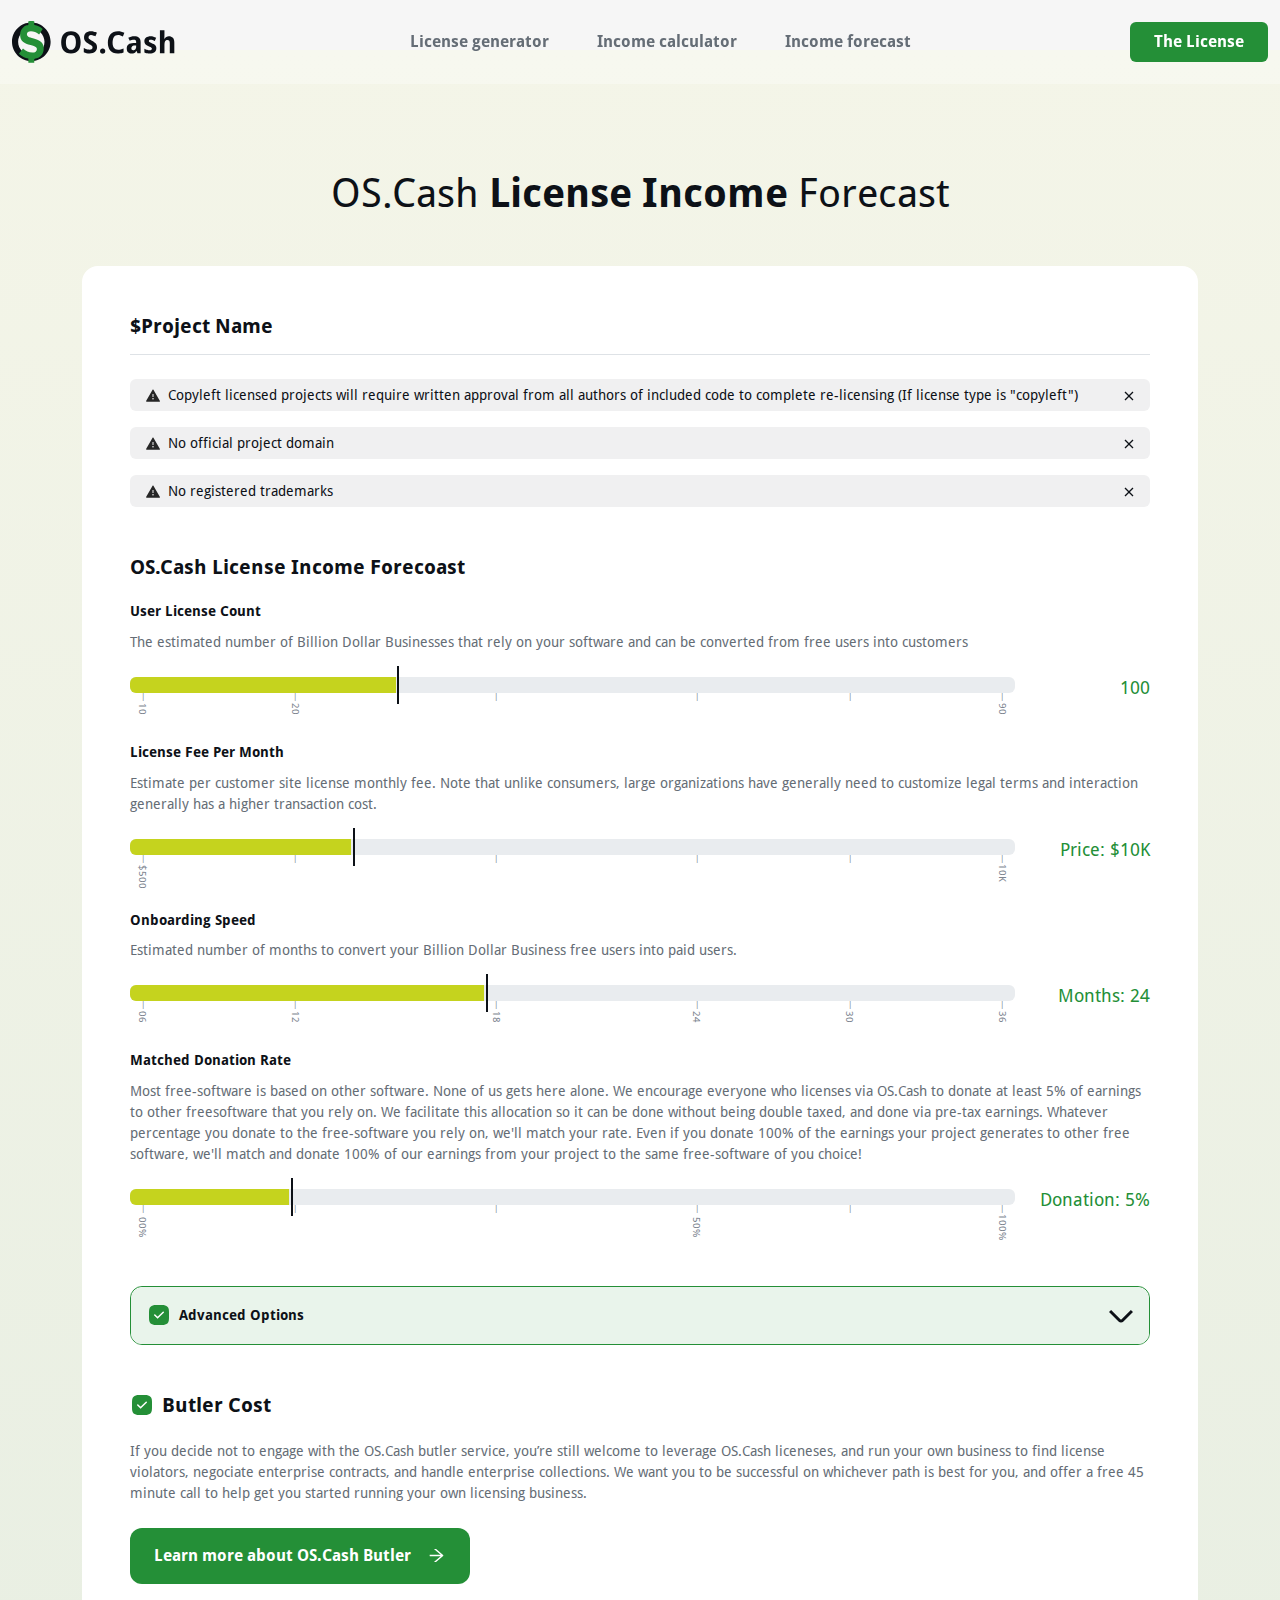
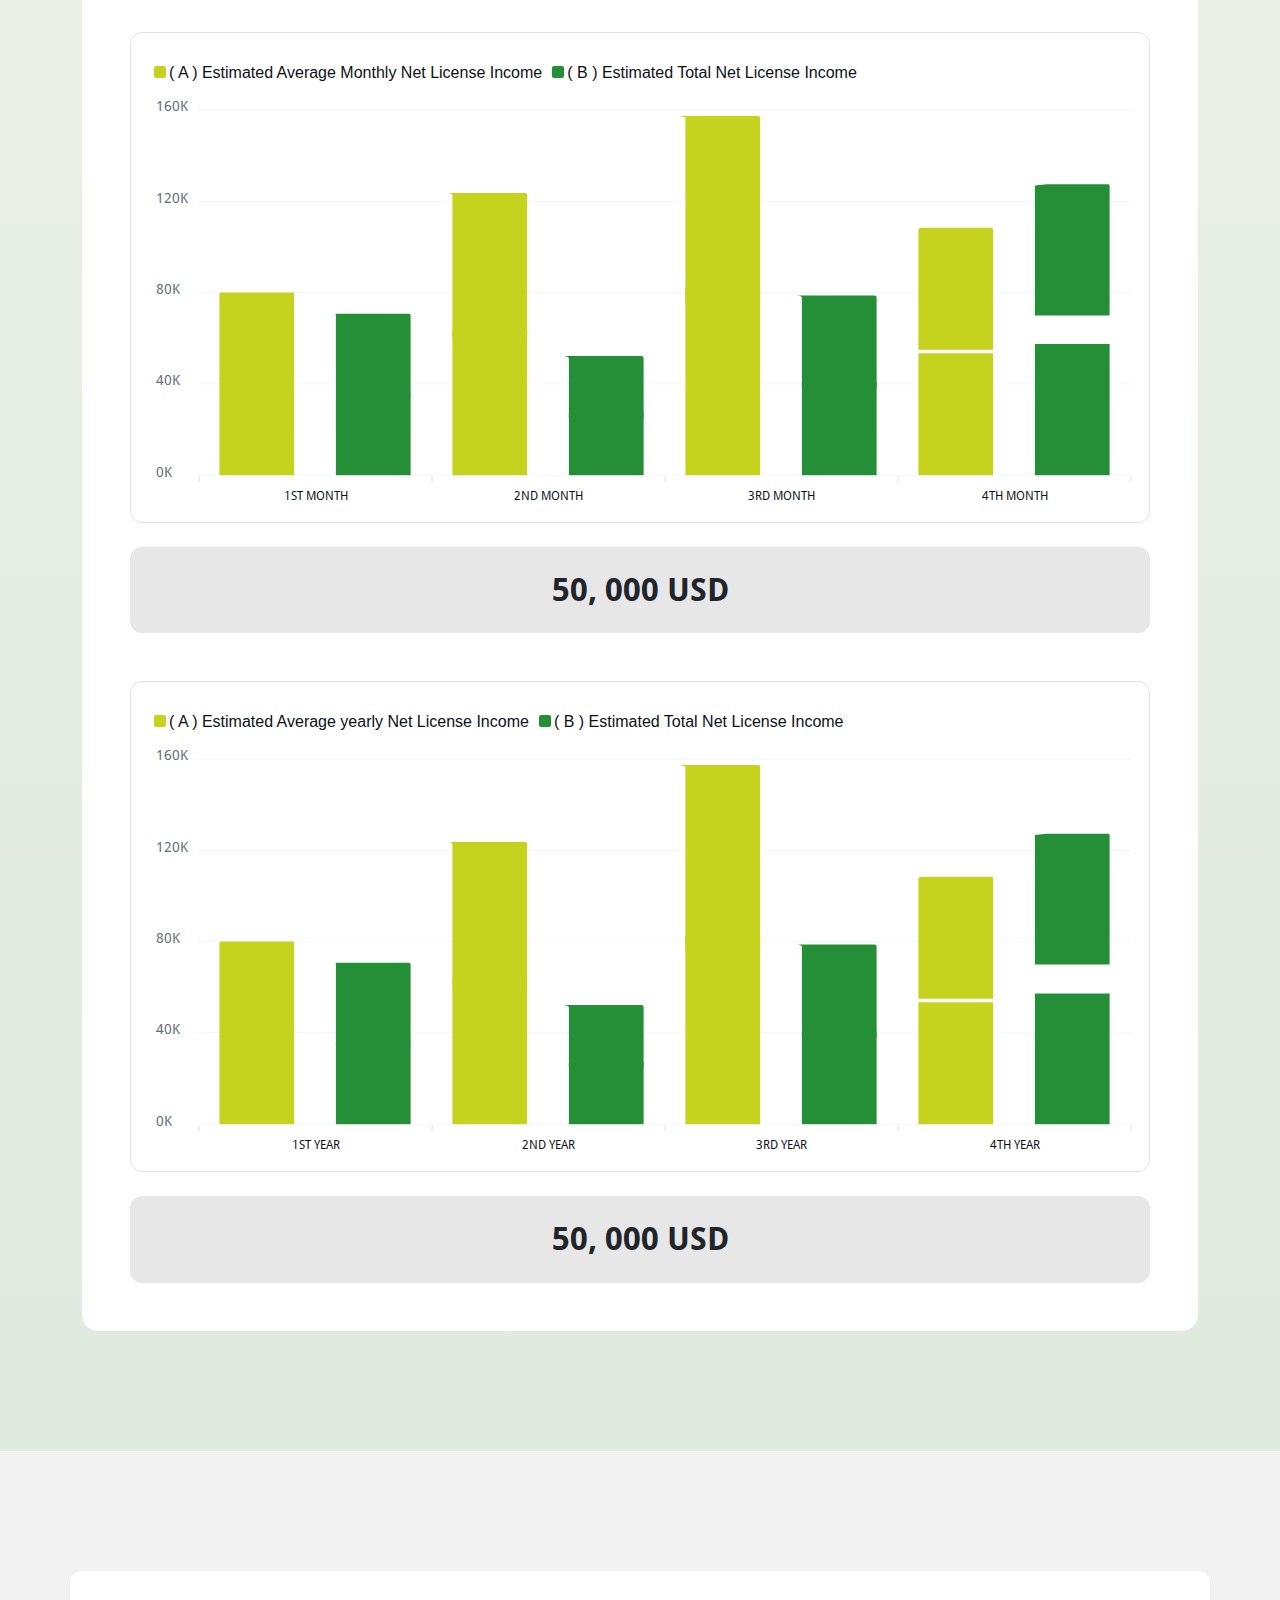
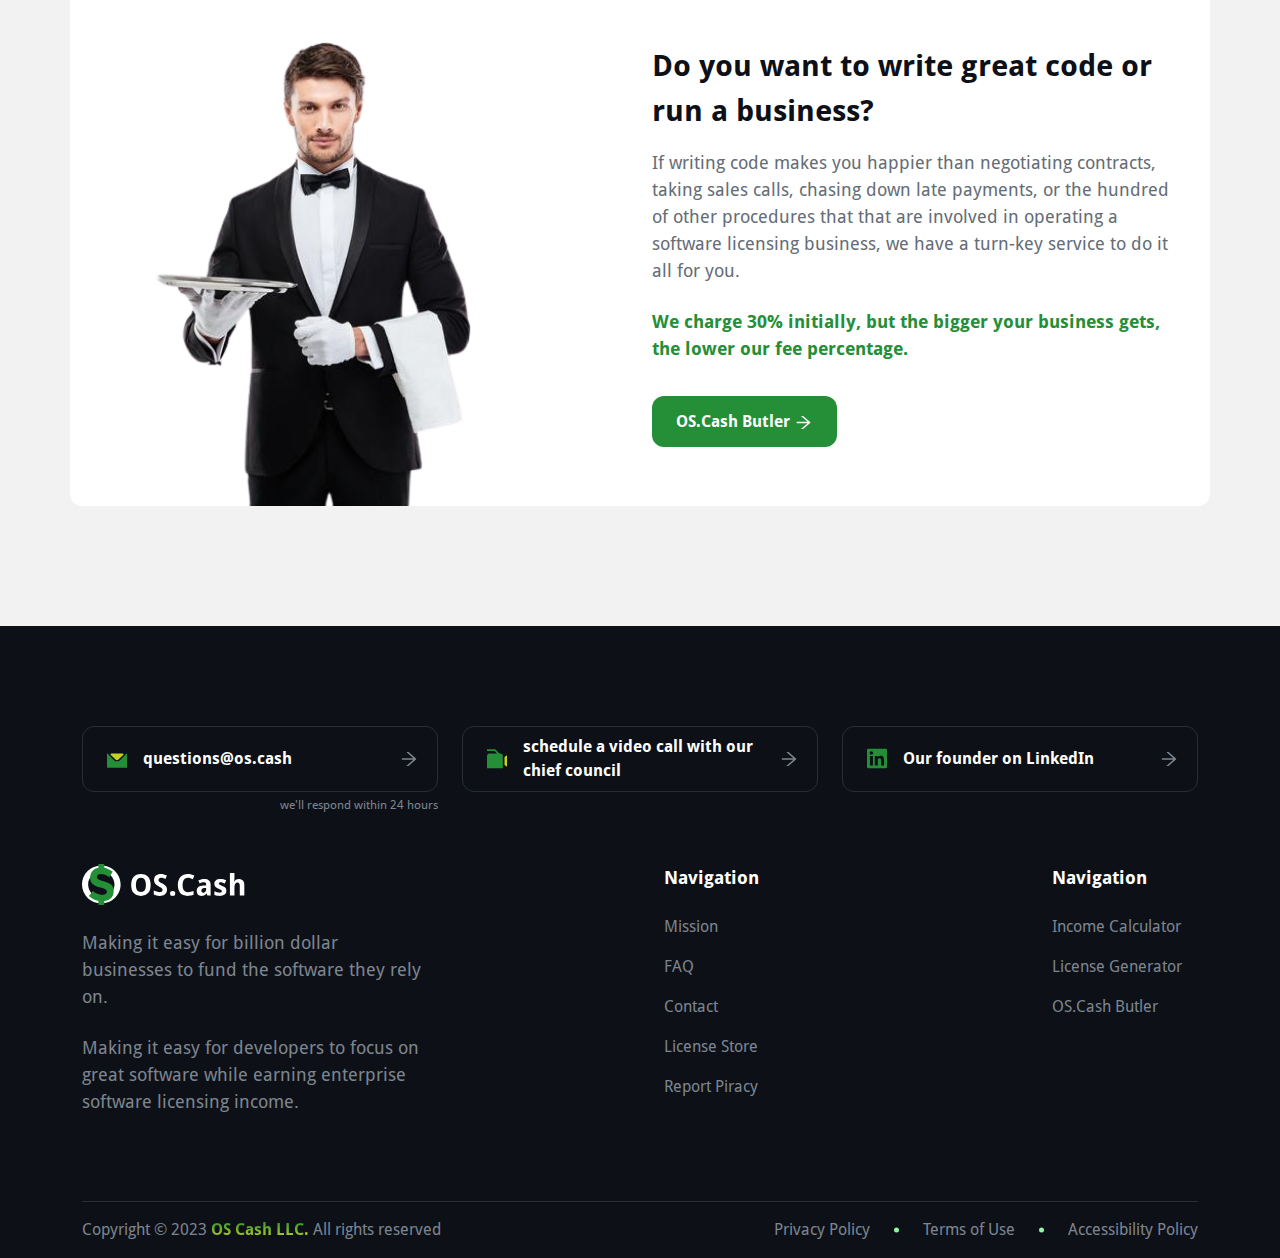
<file: calculated-income-forecast.html>
<!DOCTYPE html>
<!--[if lt IE 7]>      <html class="no-js lt-ie9 lt-ie8 lt-ie7"> <![endif]-->
<!--[if IE 7]>         <html class="no-js lt-ie9 lt-ie8" lang="en-US"> <![endif]-->
<!--[if IE 8]>         <html class="no-js lt-ie9" lang="en-US"> <![endif]-->
<!--[if gt IE 8]><!-->
<!--<![endif]-->
<!--[if gte IE 9] <style type="text/css"> .gradient {filter: none;}</style><![endif]-->
<!--[if !IE]><html lang="en"><![endif]-->
<html lang="zxx" class="no-js">

<head>
    <meta charset="UTF-8">
    <meta http-equiv="X-UA-Compatible" content="IE=edge">
    <!-- Required meta tags for responsive -->
    <meta name="viewport" content="width=device-width, initial-scale=1, shrink-to-fit=no">
    <!-- The above 3 meta tags *must* come first in the head; any other head content must come *after* these tags -->
    <!-- Favicon and touch icons -->
    <link rel="icon" type="image/png" sizes="16x16" href="assets/img/favicon/favicon-16x16.png">
    <meta name="misapplication-TileColor" content="#ffffff">
    <meta name="theme-color" content="#ffffff">
    <!-- Twitter Card data -->
    <meta name="twitter:card" content="">
    <meta name="twitter:site" content="@twitter_username">
    <meta name="twitter:title" content="">
    <meta name="twitter:description" content="">
    <meta name="twitter:image" content="">
    <!-- Open Graph data -->
    <meta property="og:title" content="">
    <meta property="og:type" content="article">
    <meta property="og:url" content="">
    <meta property="og:image" content="">
    <meta property="og:description" content="">
    <meta property="og:site_name" content="R">
    <meta property="fb:admins" content="Facebook numeric ID">
    <!-- gmail verification -->
    <meta name="google-site-verification" content="">
    <!-- Website title -->
    <title>Calculated Income Forecast</title>
    <link rel="stylesheet" href="assets/css/animate.css">
    <link rel="stylesheet" href="assets/css/bootstrap.min.css">
    <!-- Main CSS -->
    <link rel="stylesheet" type="text/css" href="assets/css/style.css">
    <!-- jQuery (necessary for jQuery plugins) -->
    <script src="assets/js/jquery-3.6.1.min.js"></script>
</head>

<body>
    <!-- Main Coding Start Here -->

    <!-- page-wrapper -->
    <div class="page-wrapper bg-green-gradient">

        <!-- header -->
        <header>
            <nav class="navbar navbar-expand-lg bg-white-rgba py-3">
                <div class="container">
                    <a class="navbar-brand" href="index.html">
                        <img src="assets/img/logo.svg" alt="logo" class="img-fluid">
                    </a>
                    <button class="navbar-toggler border-0" type="button" data-bs-toggle="collapse"
                        data-bs-target="#navbarSupportedContent" aria-controls="navbarSupportedContent"
                        aria-expanded="false" aria-label="Toggle navigation">
                        <span class="navbar-toggler-icon"></span>
                    </button>
                    <div class="collapse navbar-collapse" id="navbarSupportedContent">
                        <ul class="navbar-nav m-auto py-4 py-lg-0">
                            <li class="nav-item mx-lg-4 mb-3 mb-lg-0">
                                <a class="text-clr-dark-2 fs-6 fw-bold text-decoration-none"
                                    href="license-generator.html">
                                    License generator
                                </a>
                            </li>
                            <li class="nav-item mx-lg-4 mb-3 mb-lg-0">
                                <a class="text-clr-dark-2 fs-6 fw-bold text-decoration-none"
                                    href="income-calculator.html">
                                    Income calculator
                                </a>
                            </li>
                            <li class="nav-item mx-lg-4 mb-3 mb-lg-0">
                                <a class="text-clr-dark-2 fs-6 fw-bold text-decoration-none"
                                    href="calculated-income-forecast.html">
                                    Income forecast
                                </a>
                            </li>
                        </ul>
                        <div class="d-flex">
                            <a class="os-btn bg-clr-green fs-6 fw-bold rounded text-white py-2 px-4"
                                href="license-generator.html">
                                The License
                            </a>
                        </div>
                    </div>
                </div>
            </nav>
        </header>
        <!--/ header -->


        <!-- calculator-area -->
        <section class="calculator-area section-padding-120">
            <div class="container">
                <div class="section-heading text-center mb-5">
                    <h1 class="fs-1 text-clr-dark wow fadeInUp" data-wow-duration="1s" data-wow-delay="100ms">
                        OS.Cash <b>License Income</b> Forecast
                    </h1>
                </div>
                <div class="scalebar-area p-48 bg-white rounded-4">
                    <div class="border-bottom mb-4">
                        <h3 class="fs-5 text-clr-dark fw-bold pb-2">
                            $Project Name
                        </h3>
                    </div>
                    <div class="approval-list mb-48">
                        <div
                            class="approval-list-item d-flex justify-content-between gap-4 align-items-center bg-clr-dark-2 rounded px-3 py-1 mb-3">
                            <div class="av-left d-flex gap-2">
                                <img src="assets/img/pending.svg" alt="icon" class="img-fluid">
                                <p class="fs-14 text-clr-dark fw-normal lh-base mb-0">
                                    Copyleft licensed projects will require written approval from all authors of
                                    included
                                    code to complete re-licensing (If
                                    license type is "copyleft")
                                </p>
                            </div>
                            <button type="button" class="bg-transparent p-0 border-0">
                                <img src="assets/img/cross.svg" alt="icon" class="img-fluid">
                            </button>
                        </div>
                        <div
                            class="approval-list-item d-flex justify-content-between gap-4 align-items-center bg-clr-dark-2 rounded px-3 py-1 mb-3">
                            <div class="av-left d-flex gap-2">
                                <img src="assets/img/pending.svg" alt="icon" class="img-fluid">
                                <p class="fs-14 text-clr-dark fw-normal lh-base mb-0">
                                    No official project domain
                                </p>
                            </div>
                            <button type="button" class="bg-transparent p-0 border-0">
                                <img src="assets/img/cross.svg" alt="icon" class="img-fluid">
                            </button>
                        </div>
                        <div
                            class="approval-list-item d-flex justify-content-between gap-4 align-items-center bg-clr-dark-2 rounded px-3 py-1 mb-3">
                            <div class="av-left d-flex gap-2">
                                <img src="assets/img/pending.svg" alt="icon" class="img-fluid">
                                <p class="fs-14 text-clr-dark fw-normal lh-base mb-0">
                                    No registered trademarks
                                </p>
                            </div>
                            <button type="button" class="bg-transparent p-0 border-0">
                                <img src="assets/img/cross.svg" alt="icon" class="img-fluid">
                            </button>
                        </div>
                    </div>


                    <!-- scalebar -->
                    <div class="scalebar">
                        <h3 class="fs-5 text-clr-dark fw-bold mb-4">
                            OS.Cash License Income Forecoast
                        </h3>
                        <div class="scalebar-wrap mb-4 pb-1">
                            <h6 class="fs-14 text-clr-dark fw-bold pb-1">
                                User License Count
                            </h6>
                            <p class="fs-14 fw-normal text-clr-dark-2 mb-4">
                                The estimated number of Billion Dollar Businesses that rely on your software and can be
                                converted from free users into
                                customers
                            </p>
                            <div class="single-scale">
                                <div class="scale-info">
                                    <div class="scalebar-item position-relative">
                                        <div class="progress">
                                            <div class="progress-bar yellow-bar1 bg-clr-yellow"></div>
                                        </div>
                                        <div class="scale-points scale-pointer1 d-flex justify-content-between">
                                            <div class="point-wrap point1 text-center">
                                                <span class="line-up fs-8 text-clr-gray d-block">|</span>
                                                <span class="point-number fs-10 text-clr-gray d-block">10</span>
                                            </div>
                                            <div class="point-wrap point2 text-center me-lg-5">
                                                <span class="line-up fs-8 text-clr-gray d-block">|</span>
                                                <span class="point-number fs-10 text-clr-gray d-block">20</span>
                                            </div>
                                            <div class="point-wrap point3 text-center me-lg-5">
                                                <span class="line-up only-line fs-8 text-clr-gray d-block">|</span>
                                            </div>
                                            <div class="point-wrap point4 text-center">
                                                <span class="line-up only-line fs-8 text-clr-gray d-block">|</span>
                                            </div>
                                            <div class="point-wrap point5 text-center">
                                                <span class="line-up only-line fs-8 text-clr-gray d-block">|</span>
                                            </div>
                                            <div class="point-wrap point6 text-center">
                                                <span class="line-up fs-8 text-clr-gray d-block">|</span>
                                                <span class="point-number fs-10 text-clr-gray d-block">90</span>
                                            </div>
                                        </div>
                                        <img src="assets/img/line.svg" alt="line shape"
                                            class="line-shape line1 img-fluid position-absolute">
                                    </div>
                                </div>
                                <div class="scale-price">
                                    <div class="scale-price text-end">
                                        <h3 class="fs-18 fw-normal text-clr-green mt-2 mt-lg-0">
                                            100
                                        </h3>
                                    </div>
                                </div>
                            </div>
                        </div>
                        <div class="scalebar-wrap mb-4 pb-1">
                            <h6 class="fs-14 text-clr-dark fw-bold pb-1">
                                License Fee Per Month
                            </h6>
                            <p class="fs-14 fw-normal text-clr-dark-2 mb-4">
                                Estimate per customer site license monthly fee. Note that unlike consumers, large
                                organizations have generally need to
                                customize legal terms and interaction generally has a higher transaction cost.
                            </p>
                            <div class="single-scale">
                                <div class="scale-info">
                                    <div class="scalebar-item position-relative">
                                        <div class="progress">
                                            <div class="progress-bar yellow-bar2 bg-clr-yellow"></div>
                                        </div>
                                        <div class="scale-points scale-pointer2 d-flex justify-content-between">
                                            <div class="point-wrap point1 text-center">
                                                <span class="line-up fs-8 text-clr-gray d-block">|</span>
                                                <span class="point-number fs-10 text-clr-gray d-block mt-1">$500</span>
                                            </div>
                                            <div class="point-wrap point2 text-center me-lg-5">
                                                <span class="line-up fs-8 text-clr-gray d-block">|</span>
                                            </div>
                                            <div class="point-wrap point3 text-center me-lg-5">
                                                <span class="line-up only-line fs-8 text-clr-gray d-block">|</span>
                                            </div>
                                            <div class="point-wrap point4 text-center">
                                                <span class="line-up only-line fs-8 text-clr-gray d-block">|</span>
                                            </div>
                                            <div class="point-wrap point5 text-center">
                                                <span class="line-up only-line fs-8 text-clr-gray d-block">|</span>
                                            </div>
                                            <div class="point-wrap point6 text-center">
                                                <span class="line-up fs-8 text-clr-gray d-block">|</span>
                                                <span class="point-number fs-10 text-clr-gray d-block mt-0">10K</span>
                                            </div>
                                        </div>
                                        <img src="assets/img/line.svg" alt="line shape"
                                            class="line-shape line2 img-fluid position-absolute">
                                    </div>
                                </div>
                                <div class="scale-price">
                                    <div class="scale-price text-end">
                                        <h3 class="fs-18 fw-normal text-clr-green mt-2 mt-lg-0">
                                            Price: $10K
                                        </h3>
                                    </div>
                                </div>
                            </div>
                        </div>
                        <div class="scalebar-wrap mb-4 pb-1">
                            <h6 class="fs-14 text-clr-dark fw-bold pb-1">
                                Onboarding Speed
                            </h6>
                            <p class="fs-14 fw-normal text-clr-dark-2 mb-4">
                                Estimated number of months to convert your Billion Dollar Business free users into paid
                                users.
                            </p>
                            <div class="single-scale">
                                <div class="scale-info">
                                    <div class="scalebar-item position-relative">
                                        <div class="progress">
                                            <div class="progress-bar yellow-bar3 bg-clr-yellow"></div>
                                        </div>
                                        <div class="scale-points scale-pointer3 d-flex justify-content-between">
                                            <div class="point-wrap point1 text-center">
                                                <span class="line-up fs-8 text-clr-gray d-block">|</span>
                                                <span class="point-number fs-10 text-clr-gray d-block">06</span>
                                            </div>
                                            <div class="point-wrap point2 text-center me-lg-5">
                                                <span class="line-up fs-8 text-clr-gray d-block">|</span>
                                                <span class="point-number fs-10 text-clr-gray d-block">12</span>
                                            </div>
                                            <div class="point-wrap point3 text-center me-lg-5">
                                                <span class="line-up only-line fs-8 text-clr-gray d-block">|</span>
                                                <span class="point-number fs-10 text-clr-gray d-block">18</span>
                                            </div>
                                            <div class="point-wrap point4 text-center">
                                                <span class="line-up only-line fs-8 text-clr-gray d-block">|</span>
                                                <span class="point-number fs-10 text-clr-gray d-block">24</span>
                                            </div>
                                            <div class="point-wrap point5 text-center">
                                                <span class="line-up only-line fs-8 text-clr-gray d-block">|</span>
                                                <span class="point-number fs-10 text-clr-gray d-block">30</span>
                                            </div>
                                            <div class="point-wrap point6 text-center">
                                                <span class="line-up fs-8 text-clr-gray d-block">|</span>
                                                <span class="point-number fs-10 text-clr-gray d-block">36</span>
                                            </div>
                                        </div>
                                        <img src="assets/img/line.svg" alt="line shape"
                                            class="line-shape line3 img-fluid position-absolute">
                                    </div>
                                </div>
                                <div class="scale-price">
                                    <div class="scale-price text-end">
                                        <h3 class="fs-18 fw-normal text-clr-green mt-2 mt-lg-0">
                                            Months: 24
                                        </h3>
                                    </div>
                                </div>
                            </div>
                        </div>
                        <div class="scalebar-wrap mb-4 pb-1">
                            <h6 class="fs-14 text-clr-dark fw-bold pb-1">
                                Matched Donation Rate
                            </h6>
                            <p class="fs-14 fw-normal text-clr-dark-2 mb-4">
                                Most free-software is based on other software. None of us gets here alone. We encourage
                                everyone who licenses via
                                OS.Cash to donate at least 5% of earnings to other freesoftware that you rely on. We
                                facilitate this allocation so it
                                can be done without being double taxed, and done via pre-tax earnings. Whatever
                                percentage you donate to the
                                free-software you rely on, we'll match your rate. Even if you donate 100% of the
                                earnings your project generates to
                                other free software, we'll match and donate 100% of our earnings from your project to
                                the same free-software of you
                                choice!
                            </p>
                            <div class="single-scale">
                                <div class="scale-info">
                                    <div class="scalebar-item position-relative">
                                        <div class="progress">
                                            <div class="progress-bar yellow-bar4 bg-clr-yellow"></div>
                                        </div>
                                        <div class="scale-points scale-pointer4 d-flex justify-content-between">
                                            <div class="point-wrap point1 text-center">
                                                <span class="line-up fs-8 text-clr-gray d-block">|</span>
                                                <span class="point-number fs-10 text-clr-gray d-block mt-1">00%</span>
                                            </div>
                                            <div class="point-wrap point2 text-center me-lg-5">
                                                <span class="line-up fs-8 text-clr-gray d-block">|</span>
                                            </div>
                                            <div class="point-wrap point3 text-center me-lg-5">
                                                <span class="line-up only-line fs-8 text-clr-gray d-block">|</span>
                                            </div>
                                            <div class="point-wrap point4 text-center">
                                                <span class="line-up only-line fs-8 text-clr-gray d-block">|</span>
                                                <span class="point-number fs-10 text-clr-gray d-block mt-1">50%</span>
                                            </div>
                                            <div class="point-wrap point5 text-center">
                                                <span class="line-up only-line fs-8 text-clr-gray d-block">|</span>
                                            </div>
                                            <div class="point-wrap point6 text-center">
                                                <span class="line-up fs-8 text-clr-gray d-block">|</span>
                                                <span class="point-number fs-10 text-clr-gray d-block mt-1">100%</span>
                                            </div>
                                        </div>
                                        <img src="assets/img/line.svg" alt="line shape"
                                            class="line-shape line4 img-fluid position-absolute">
                                    </div>
                                </div>
                                <div class="scale-price">
                                    <div class="scale-price text-end">
                                        <h3 class="fs-18 fw-normal text-clr-green mt-2 mt-lg-0">
                                            Donation: 5%
                                        </h3>
                                    </div>
                                </div>
                            </div>
                        </div>
                    </div>
                    <!-- scalebar -end -->


                    <!-- advanced-options -->
                    <div class="advanced-options collapsed-group pt-4 mb-5">
                        <div class="collapsed-card-wrapper green-border radius-12 overflow-hidden">
                            <div class="collapsed-group">
                                <div
                                    class="collapsed-heading-wrap d-flex justify-content-between bg-clr-green-light2 p-3">
                                    <div class="caption">
                                        <h4 class="fs-14 fw-bold text-clr-dark d-flex align-items-center gap-2 mb-0">
                                            <img src="assets/img/check-green.svg" alt="icon" class="img-fluid">
                                            Advanced Options
                                        </h4>
                                    </div>
                                    <button class="btnCollapsedToggle border-0 bg-transparent">
                                        <svg class="icon icon-down" xmlns="http://www.w3.org/2000/svg" width="24"
                                            height="24" viewBox="0 0 24 24" fill="none">
                                            <path
                                                d="M0 8.05769L9.52 17.5647C10.1772 18.2188 11.0667 18.5861 11.994 18.5861C12.9213 18.5861 13.8108 18.2188 14.468 17.5647L24 8.04669L21.879 5.92969L12.348 15.4467C12.2542 15.5404 12.1271 15.5931 11.9945 15.5931C11.8619 15.5931 11.7348 15.5404 11.641 15.4467L2.121 5.94069L0 8.05769Z"
                                                fill="#0D1117" />
                                        </svg>
                                    </button>
                                </div>
                                <div class="collapsed-item" style="display: none">
                                    <div class="collapsed-content px-3 py-4">
                                        <div class="advance-scale-wrapper mb-4">
                                            <div class="scale-heading">
                                                <h6 class="fs-14 text-clr-dark fw-bold pb-1">
                                                    Churn Rate
                                                </h6>
                                                <p class="fs-14 fw-normal text-clr-dark-2 mb-4">
                                                    Once all of your current free billion dollar business users are
                                                    converted into customers, ideally you can further
                                                    improve your software to broaden the appeal and bring in some new
                                                    clients
                                                </p>
                                            </div>
                                            <div class="single-scale">
                                                <div class="scale-info">
                                                    <div class="scalebar-item position-relative">
                                                        <div class="progress">
                                                            <div class="progress-bar yellow-bar1 bg-clr-yellow"
                                                                style="width: 12%"></div>
                                                        </div>
                                                        <div
                                                            class="scale-points scale-pointer1 d-flex justify-content-between">
                                                            <div class="point-wrap point1 text-center">
                                                                <span
                                                                    class="line-up fs-8 text-clr-gray d-block">|</span>
                                                                <span
                                                                    class="point-number fs-10 text-clr-gray d-block mt-1">00%</span>
                                                            </div>
                                                            <div class="point-wrap point2 text-center">
                                                                <span
                                                                    class="line-up fs-8 text-clr-gray d-block">|</span>
                                                            </div>
                                                            <div class="point-wrap point3 text-center">
                                                                <span
                                                                    class="line-up only-line fs-8 text-clr-gray d-block">|</span>
                                                            </div>
                                                            <div class="point-wrap point4 text-center">
                                                                <span
                                                                    class="line-up only-line fs-8 text-clr-gray d-block">|</span>
                                                                <span
                                                                    class="point-number fs-10 text-clr-gray d-block mt-1">10%</span>
                                                            </div>
                                                            <div class="point-wrap point5 text-center">
                                                                <span
                                                                    class="line-up only-line fs-8 text-clr-gray d-block">|</span>
                                                            </div>
                                                            <div class="point-wrap point6 text-center">
                                                                <span
                                                                    class="line-up fs-8 text-clr-gray d-block">|</span>
                                                                <span
                                                                    class="point-number fs-10 text-clr-gray d-block mt-1">15%</span>
                                                            </div>
                                                        </div>
                                                        <img src="assets/img/line.svg" alt="line shape"
                                                            class="line-shape line1 img-fluid position-absolute"
                                                            style="left: 12.2%;">
                                                    </div>
                                                </div>
                                                <div class="scale-price">
                                                    <div class="scale-price text-end">
                                                        <h3 class="fs-18 fw-normal text-clr-green mt-2 mt-lg-0">
                                                            Churn: 5%
                                                        </h3>
                                                    </div>
                                                </div>
                                            </div>
                                        </div>
                                        <div class="advance-scale-wrapper mb-4">
                                            <div class="scale-heading">
                                                <h6 class="fs-14 text-clr-dark fw-bold pb-1">
                                                    Aquisition Rate
                                                </h6>
                                                <p class="fs-14 fw-normal text-clr-dark-2 mb-4">
                                                    Credit cards and bank transfers all have fees associated with them.
                                                    We will get the best price for these fees bringing
                                                    the banking transaction cost as low as possible. The higher the fees
                                                    per license, the less likely to be processed via
                                                    credit card, and the lower the percentage bank transfers will
                                                    consume.
                                                </p>
                                            </div>
                                            <div class="single-scale">
                                                <div class="scale-info">
                                                    <div class="scalebar-item position-relative">
                                                        <div class="progress">
                                                            <div class="progress-bar yellow-bar1 bg-clr-yellow"
                                                                style="width: 16%"></div>
                                                        </div>
                                                        <div
                                                            class="scale-points scale-pointer1 d-flex justify-content-between">
                                                            <div class="point-wrap point1 text-center">
                                                                <span
                                                                    class="line-up fs-8 text-clr-gray d-block">|</span>
                                                                <span
                                                                    class="point-number fs-10 text-clr-gray d-block mt-1">00%</span>
                                                            </div>
                                                            <div class="point-wrap point2 text-center">
                                                                <span
                                                                    class="line-up fs-8 text-clr-gray d-block">|</span>
                                                            </div>
                                                            <div class="point-wrap point3 text-center">
                                                                <span
                                                                    class="line-up only-line fs-8 text-clr-gray d-block">|</span>
                                                            </div>
                                                            <div class="point-wrap point4 text-center">
                                                                <span
                                                                    class="line-up only-line fs-8 text-clr-gray d-block">|</span>
                                                                <span
                                                                    class="point-number fs-10 text-clr-gray d-block mt-1">10%</span>
                                                            </div>
                                                            <div class="point-wrap point5 text-center">
                                                                <span
                                                                    class="line-up only-line fs-8 text-clr-gray d-block">|</span>
                                                            </div>
                                                            <div class="point-wrap point6 text-center">
                                                                <span
                                                                    class="line-up fs-8 text-clr-gray d-block">|</span>
                                                                <span
                                                                    class="point-number fs-10 text-clr-gray d-block mt-1">15%</span>
                                                            </div>
                                                        </div>
                                                        <img src="assets/img/line.svg" alt="line shape"
                                                            class="line-shape line1 img-fluid position-absolute"
                                                            style="left: 16.2%;">
                                                    </div>
                                                </div>
                                                <div class="scale-price">
                                                    <div class="scale-price text-end">
                                                        <h3 class="fs-18 fw-normal text-clr-green mt-2 mt-lg-0">
                                                            Aquisition rate:
                                                            5%
                                                        </h3>
                                                    </div>
                                                </div>
                                            </div>
                                        </div>
                                        <div class="advance-scale-wrapper mb-0">
                                            <div class="scale-heading">
                                                <h6 class="fs-14 text-clr-dark fw-bold pb-1">
                                                    Bank Fee Rate
                                                </h6>
                                                <p class="fs-14 fw-normal text-clr-dark-2 mb-4">
                                                    Credit cards and bank transfers all have fees associated with them.
                                                    We will get the best price for these fees bringing
                                                    the banking transaction cost as low as possible. The higher the fees
                                                    per license, the less likely to be processed via
                                                    credit card, and the lower the percentage bank transfers will
                                                    consume.
                                                </p>
                                            </div>
                                            <div class="single-scale">
                                                <div class="scale-info">
                                                    <div class="scalebar-item position-relative">
                                                        <div class="progress">
                                                            <div class="progress-bar yellow-bar1 bg-clr-yellow"
                                                                style="width: 45%"></div>
                                                        </div>
                                                        <div
                                                            class="scale-points scale-pointer1 d-flex justify-content-between">
                                                            <div class="point-wrap point1 text-center">
                                                                <span
                                                                    class="line-up fs-8 text-clr-gray d-block">|</span>
                                                                <span
                                                                    class="point-number fs-10 text-clr-gray d-block mt-1">0%</span>
                                                            </div>
                                                            <div class="point-wrap point2 text-center">
                                                                <span
                                                                    class="line-up fs-8 text-clr-gray d-block">|</span>
                                                            </div>
                                                            <div class="point-wrap point3 text-center">
                                                                <span
                                                                    class="line-up only-line fs-8 text-clr-gray d-block">|</span>
                                                            </div>
                                                            <div class="point-wrap point4 text-center">
                                                                <span
                                                                    class="line-up only-line fs-8 text-clr-gray d-block">|</span>
                                                            </div>
                                                            <div class="point-wrap point5 text-center">
                                                                <span
                                                                    class="line-up only-line fs-8 text-clr-gray d-block">|</span>
                                                            </div>
                                                            <div class="point-wrap point6 text-center">
                                                                <span
                                                                    class="line-up fs-8 text-clr-gray d-block">|</span>
                                                                <span
                                                                    class="point-number fs-10 text-clr-gray d-block mt-1">6%</span>
                                                            </div>
                                                        </div>
                                                        <img src="assets/img/line.svg" alt="line shape"
                                                            class="line-shape line1 img-fluid position-absolute"
                                                            style="left: 45.2%;">
                                                    </div>
                                                </div>
                                                <div class="scale-price">
                                                    <div class="scale-price text-end">
                                                        <h3 class="fs-18 fw-normal text-clr-green mt-2 mt-lg-0">
                                                            Average bank rate:
                                                            2.0%
                                                        </h3>
                                                    </div>
                                                </div>
                                            </div>
                                        </div>
                                    </div>
                                </div>
                            </div>
                        </div>
                    </div>
                    <!-- advanced-options -end -->

                    <!-- butler-cost -->
                    <div class="heading-wrap mb-5">
                        <h4 class="fs-5 fw-bold text-clr-dark d-flex align-items-center gap-2 mb-4">
                            <img src="assets/img/check-green.svg" alt="icon" class="img-fluid">
                            Butler Cost
                        </h4>
                        <p class="fs-14 fw-normal text-clr-dark-2 mb-4">
                            If you decide not to engage with the OS.Cash butler service, you’re still welcome to
                            leverage OS.Cash liceneses, and run
                            your own business to find license violators, negociate enterprise contracts, and handle
                            enterprise collections. We want
                            you to be successful on whichever path is best for you, and offer a free 45 minute call to
                            help get you started running
                            your own licensing business.
                        </p>
                        <a href="#"
                            class="os-btn fs-6 fw-bold text-white bg-clr-green h-56 radius-12 d-inline-flex gap-3 align-items-center justify-content-center px-4">
                            Learn more about OS.Cash Butler
                            <svg xmlns="http://www.w3.org/2000/svg" width="19" height="19" viewBox="0 0 19 19"
                                fill="none">
                                <path
                                    d="M16.124 9.04707L9.11406 2.96299C9.06025 2.9166 8.9916 2.89062 8.91924 2.89062H7.27715C7.13984 2.89062 7.07676 3.06133 7.18066 3.15039L13.6785 8.79102H2.82031C2.73867 8.79102 2.67188 8.85781 2.67188 8.93945V10.0527C2.67188 10.1344 2.73867 10.2012 2.82031 10.2012H13.6767L7.17881 15.8418C7.0749 15.9327 7.13799 16.1016 7.27529 16.1016H8.97305C9.0083 16.1016 9.04355 16.0886 9.06953 16.0645L16.124 9.94512C16.1883 9.88926 16.2398 9.82027 16.2751 9.74281C16.3103 9.66535 16.3286 9.58122 16.3286 9.49609C16.3286 9.41097 16.3103 9.32684 16.2751 9.24938C16.2398 9.17192 16.1883 9.10293 16.124 9.04707Z"
                                    fill="white" />
                            </svg>
                        </a>
                    </div>
                    <!-- butler-cost -end -->


                    <!-- chart-wrapper -->
                    <div class="chart-wrapper">
                        <div class="chartMonthly mb-5">
                            <div class="charts border radius-12 px-2 pt-4">
                                <div id="chartMonthly"></div>
                            </div>
                            <div id="chart-monthly-price" class="text-center p-4 radius-12 bg-clr-gray mt-4">
                                <h2 class="fw-bold fs-2 mb-0">50, 000 USD</h2>
                            </div>
                        </div>

                        <div class="chartYearly mb-0">
                            <div class="charts border radius-12 px-2 pt-4">
                                <div id="chartYearly"></div>
                            </div>
                            <div id="chart-yearly-price" class="text-center p-4 radius-12 bg-clr-gray mt-4">
                                <h2 class="fw-bold fs-2 mb-0">50, 000 USD</h2>
                            </div>
                        </div>
                    </div>
                    <!-- chart-wrapper -end -->

                </div>

            </div>
        </section>
        <!-- calculator-area -end -->

        <!-- common-block -->
        <section class="common-block section-padding-120 bg-clr-green-light">
            <div class="container">
                <div class="row bg-white radius-12 px-4 align-items-end">
                    <div class="col-lg-6">
                        <div class="block-img text-center mb-4 mb-lg-0 text-lg-start">
                            <img src="assets/img/common-block-img.png" alt="image" class="img-fluid">
                        </div>
                    </div>
                    <div class="col-lg-6">
                        <div class="block-info py-5 my-4">
                            <h3 class="fs-30 fw-bold text-clr-dark lh-base mb-3">
                                Do you want to write great code or run a business?
                            </h3>
                            <p class="fs-18 text-clr-dark-2 lh-base fw-normal mb-4">
                                If writing code makes you happier than negotiating contracts, taking sales calls,
                                chasing down late payments, or the
                                hundred of other procedures that that are involved in operating a software licensing
                                business, we have a turn-key
                                service to do it all for you.
                            </p>
                            <p class="fs-18 fw-bold text-clr-green lh-base mb-5">
                                We charge 30% initially, but the bigger your business gets, the lower our fee
                                percentage.
                            </p>

                            <a href="#" class="os-btn fs-6 fw-bold text-white bg-clr-green radius-12 py-3 px-4">
                                OS.Cash Butler
                                <svg xmlns="http://www.w3.org/2000/svg" width="19" height="19" viewBox="0 0 19 19"
                                    fill="none">
                                    <path
                                        d="M16.124 9.04707L9.11406 2.96299C9.06025 2.9166 8.9916 2.89062 8.91924 2.89062H7.27715C7.13984 2.89062 7.07676 3.06133 7.18066 3.15039L13.6785 8.79102H2.82031C2.73867 8.79102 2.67188 8.85781 2.67188 8.93945V10.0527C2.67188 10.1344 2.73867 10.2012 2.82031 10.2012H13.6767L7.17881 15.8418C7.0749 15.9327 7.13799 16.1016 7.27529 16.1016H8.97305C9.0083 16.1016 9.04355 16.0886 9.06953 16.0645L16.124 9.94512C16.1883 9.88926 16.2398 9.82027 16.2751 9.74281C16.3103 9.66535 16.3286 9.58122 16.3286 9.49609C16.3286 9.41097 16.3103 9.32684 16.2751 9.24938C16.2398 9.17192 16.1883 9.10293 16.124 9.04707Z"
                                        fill="white" />
                                </svg>
                            </a>
                        </div>
                    </div>
                </div>
            </div>
        </section>
        <!-- common-block -end -->

    </div>
    <!-- page-wrapper -end -->


    <!-- footer -->
    <footer class="footer-area pt-100 bg-clr-dark">
        <div class="container">
            <div class="footer-top pb-5">
                <ul
                    class="contact-list list-unstyled mb-0 d-flex gap-4 flex-wrap flex-lg-nowrap justify-content-lg-between">
                    <li class="list-item w-100">
                        <a href="mailto:questions@os.cash"
                            class="border-1-dark3 text-white d-flex justify-content-between text-decoration-none fs-6 fw-bold py-2 px-4 w-100 radius-12 h-100">
                            <span class="d-flex gap-3 align-items-center">
                                <img src="assets/img/email.svg" alt="icon" class="img-fluid">
                                questions@os.cash
                            </span>
                            <img src="assets/img/arrow-right.svg" alt="icon" class="right-arrow img-fluid">
                        </a>
                        <p class="note pt-1 mb-0 text-clr-gray fs-12 text-end">
                            we'll respond within 24 hours
                        </p>
                    </li>
                    <li class="list-item w-100">
                        <a href="#"
                            class="border-1-dark3 text-white d-flex justify-content-between text-decoration-none fs-6 fw-bold py-2 px-4 w-100 radius-12 h-100">
                            <span class="d-flex gap-3 align-items-center">
                                <img src="assets/img/video-camera.svg" alt="icon" class="img-fluid">
                                schedule a video call with our <br> chief council
                            </span>
                            <img src="assets/img/arrow-right.svg" alt="icon" class="right-arrow img-fluid">
                        </a>
                    </li>
                    <li class="list-item w-100">
                        <a href="#"
                            class="border-1-dark3 text-white d-flex justify-content-between text-decoration-none fs-6 fw-bold py-2 px-4 w-100 radius-12 h-100">
                            <span class="d-flex gap-3 align-items-center">
                                <img src="assets/img/linkdn.svg" alt="icon" class="img-fluid">
                                Our founder on LinkedIn
                            </span>
                            <img src="assets/img/arrow-right.svg" alt="icon" class="right-arrow img-fluid">
                        </a>
                    </li>
                </ul>
            </div>
            <div class="footer-widget-area pt-4 pb-70">
                <div class="row gx-lg-5">
                    <div class="col-xl-4 col-md-6">
                        <div class="widget mb-4 mb-md-0">
                            <a href="index.html" class="d-block mb-4">
                                <img src="assets/img/logo-footer.svg" alt="footer logo" class="img-fluid">
                            </a>
                            <p class="fs-18 fw-normal text-clr-gray mb-4">
                                Making it easy for billion dollar businesses to fund the software they rely on.
                            </p>
                            <p class="fs-18 fw-normal text-clr-gray">
                                Making it easy for developers to focus on great software while earning enterprise
                                software licensing income.
                            </p>
                        </div>
                    </div>
                    <div class="col-xl-2 offset-xl-2 col-md-6">
                        <div class="widget mb-4 mb-md-0">
                            <h4 class="widget-title fs-18 fw-bold text-white lh-base mb-4">
                                Navigation
                            </h4>
                            <ul class="footer-menu-list list-unstyled mb-0">
                                <li class="mb-3">
                                    <a href="#" class="text-clr-gray fs-6 fw-normal text-decoration-none">
                                        Mission
                                    </a>
                                </li>
                                <li class="mb-3">
                                    <a href="#" class="text-clr-gray fs-6 fw-normal text-decoration-none">
                                        FAQ
                                    </a>
                                </li>
                                <li class="mb-3">
                                    <a href="#" class="text-clr-gray fs-6 fw-normal text-decoration-none">
                                        Contact
                                    </a>
                                </li>
                                <li class="mb-3">
                                    <a href="license-generator.html"
                                        class="text-clr-gray fs-6 fw-normal text-decoration-none">
                                        License Store
                                    </a>
                                </li>
                                <li class="mb-0">
                                    <a href="calculated-income-forecast.html"
                                        class="text-clr-gray fs-6 fw-normal text-decoration-none">
                                        Report Piracy
                                    </a>
                                </li>
                            </ul>
                        </div>
                    </div>
                    <div class="col-xl-2 offset-xl-2 col-md-6">
                        <div class="widget">
                            <h4 class="widget-title fs-18 fw-bold text-white lh-base mb-4">
                                Navigation
                            </h4>
                            <ul class="footer-menu-list list-unstyled mb-0">
                                <li class="mb-3">
                                    <a href="income-calculator.html"
                                        class="text-clr-gray fs-6 fw-normal text-decoration-none">
                                        Income Calculator
                                    </a>
                                </li>
                                <li class="mb-3">
                                    <a href="license-generator.html"
                                        class="text-clr-gray fs-6 fw-normal text-decoration-none">
                                        License Generator
                                    </a>
                                </li>
                                <li class="mb-0">
                                    <a href="calculated-income-forecast.html"
                                        class="text-clr-gray fs-6 fw-normal text-decoration-none">
                                        OS.Cash Butler
                                    </a>
                                </li>
                            </ul>
                        </div>
                    </div>
                </div>
            </div>
            <div class="copyright py-3">
                <div class="row">
                    <div class="col-lg-6">
                        <p class="fs-6 fw-normal text-clr-gray mb-3 mb-lg-0 text-center text-lg-start">
                            Copyright © 2023 <a href="#" class="copyright-link fw-bold text-decoration-none">OS Cash
                                LLC.</a> All
                            rights reserved
                        </p>
                    </div>
                    <div class="col-lg-6">
                        <ul
                            class="footer-menu-list list-unstyled mb-0 d-flex gap-2 gap-lg-4 flex-wrap align-items-center justify-content-center justify-content-lg-end">
                            <li class="">
                                <a href="#" class="text-clr-gray fs-6 fw-normal text-decoration-none">
                                    Privacy Policy
                                </a>
                            </li>
                            <li class="">
                                <a href="#"
                                    class="text-clr-gray fs-6 fw-normal text-decoration-none d-flex gap-2 gap-lg-4">
                                    <img src="assets/img/dot-icon.svg" alt="icon" class="img-fluid">
                                    Terms of Use
                                </a>
                            </li>
                            <li class="">
                                <a href="#"
                                    class="text-clr-gray fs-6 fw-normal text-decoration-none d-flex gap-2 gap-lg-4">
                                    <img src="assets/img/dot-icon.svg" alt="icon" class="img-fluid">
                                    Accessibility Policy
                                </a>
                            </li>
                        </ul>
                    </div>
                </div>
            </div>
        </div>
    </footer>
    <!-- footer -end -->





    <!-- Main Coding End -->
    <!-- Include all compiled plugins (below), or include individual files as needed -->
    <script src="assets/js/wow.min.js"></script>
    <script src="assets/js/bootstrap.bundle.min.js"></script>
    <script src="assets/js/five-star-ratting.js"></script>
    <script src="assets/js/apexcharts.min.js"></script>
    <script src="assets/js/chart-init.js"></script>
    <!-- Script JS -->
    <script src="assets/js/script.js"></script>

    <!-- <h1 class="wow fadeInDown" data-wow-duration="1.5s" data-wow-delay="300ms">
        Hello
    </h1> -->
</body>

</html>
</file>
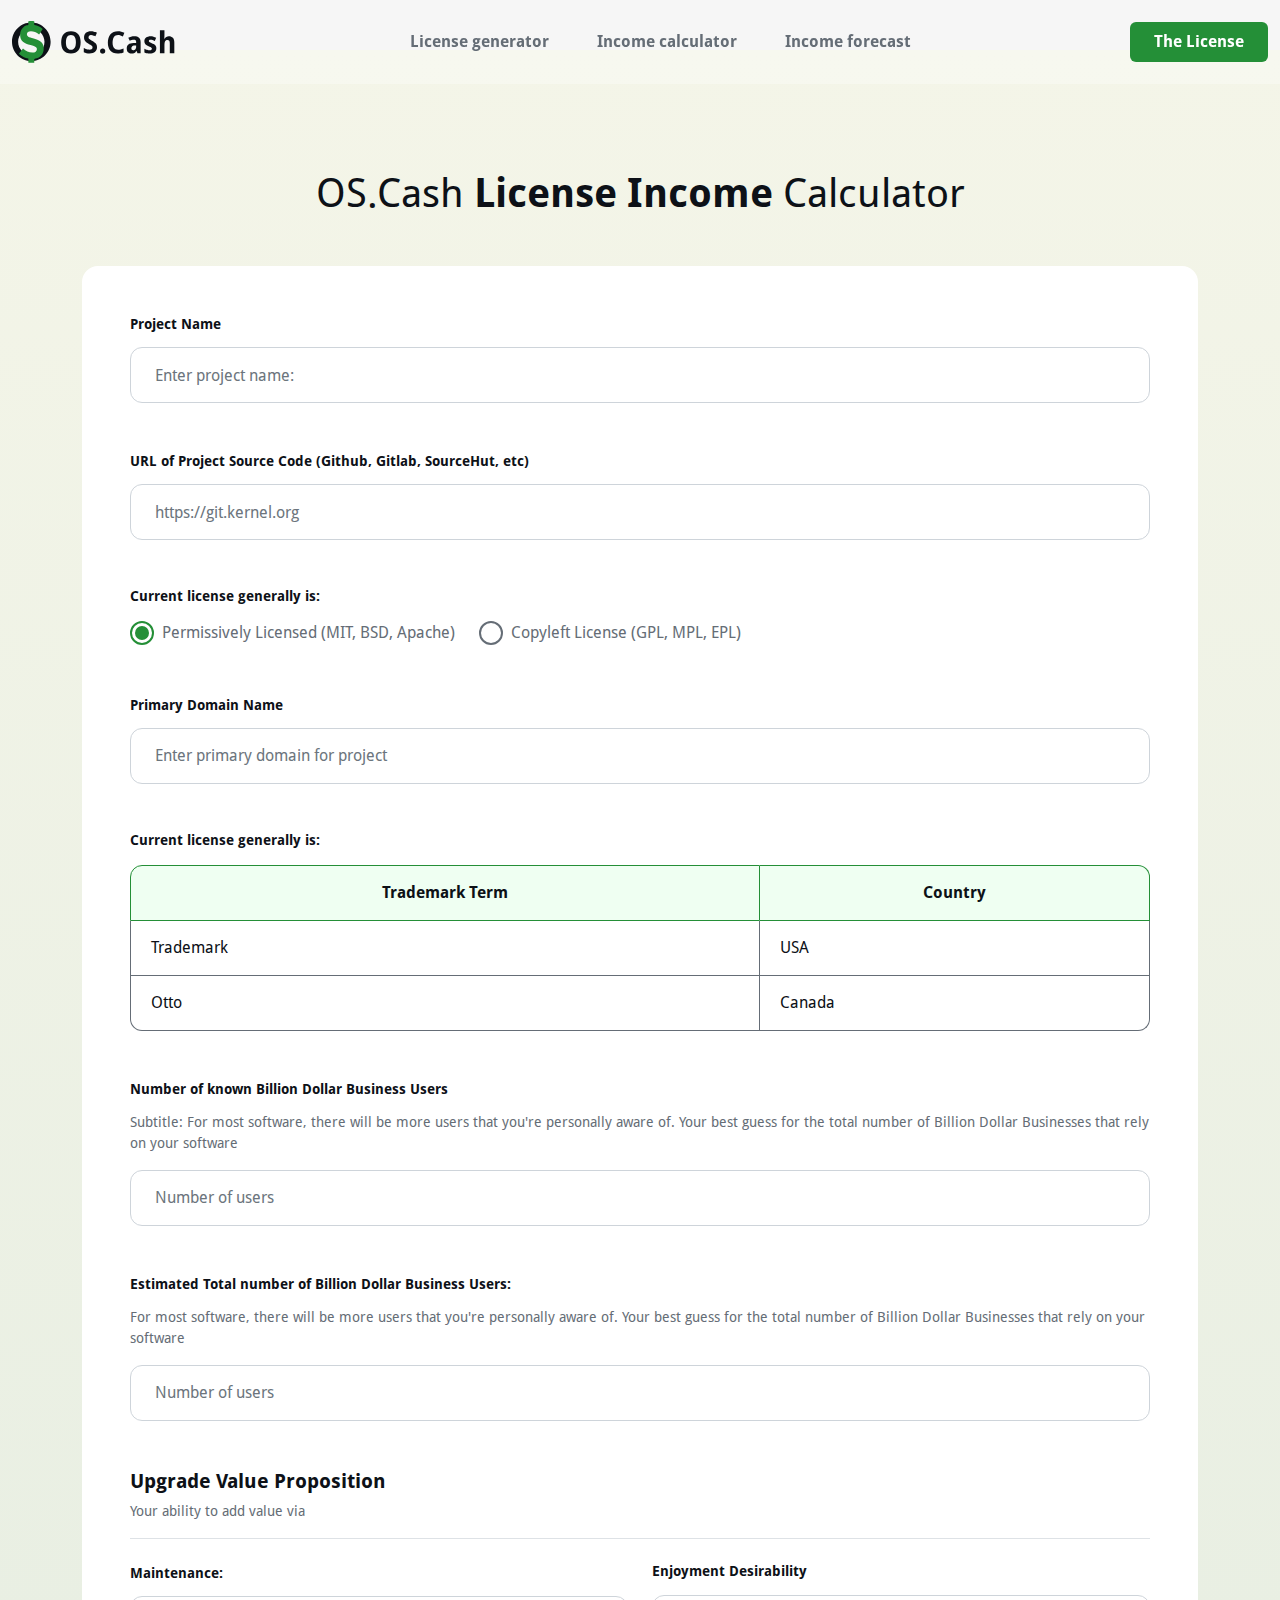
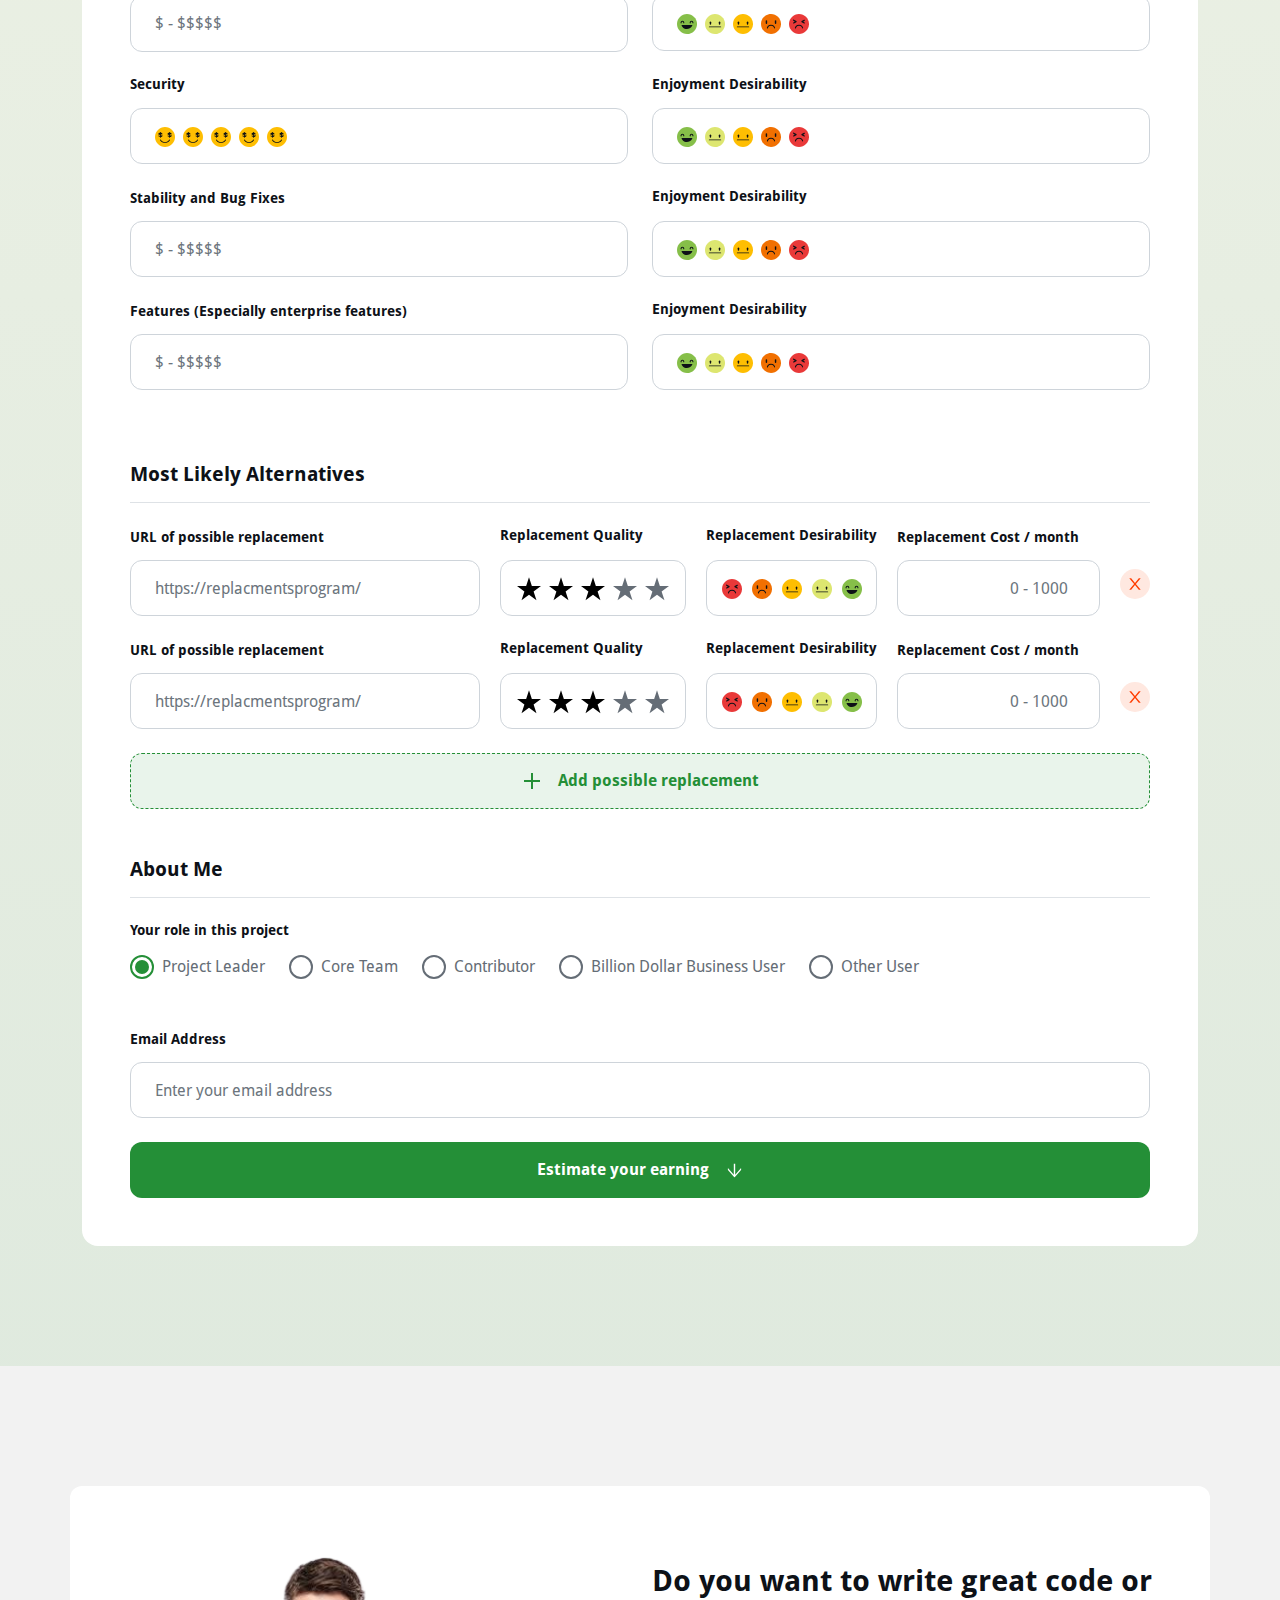
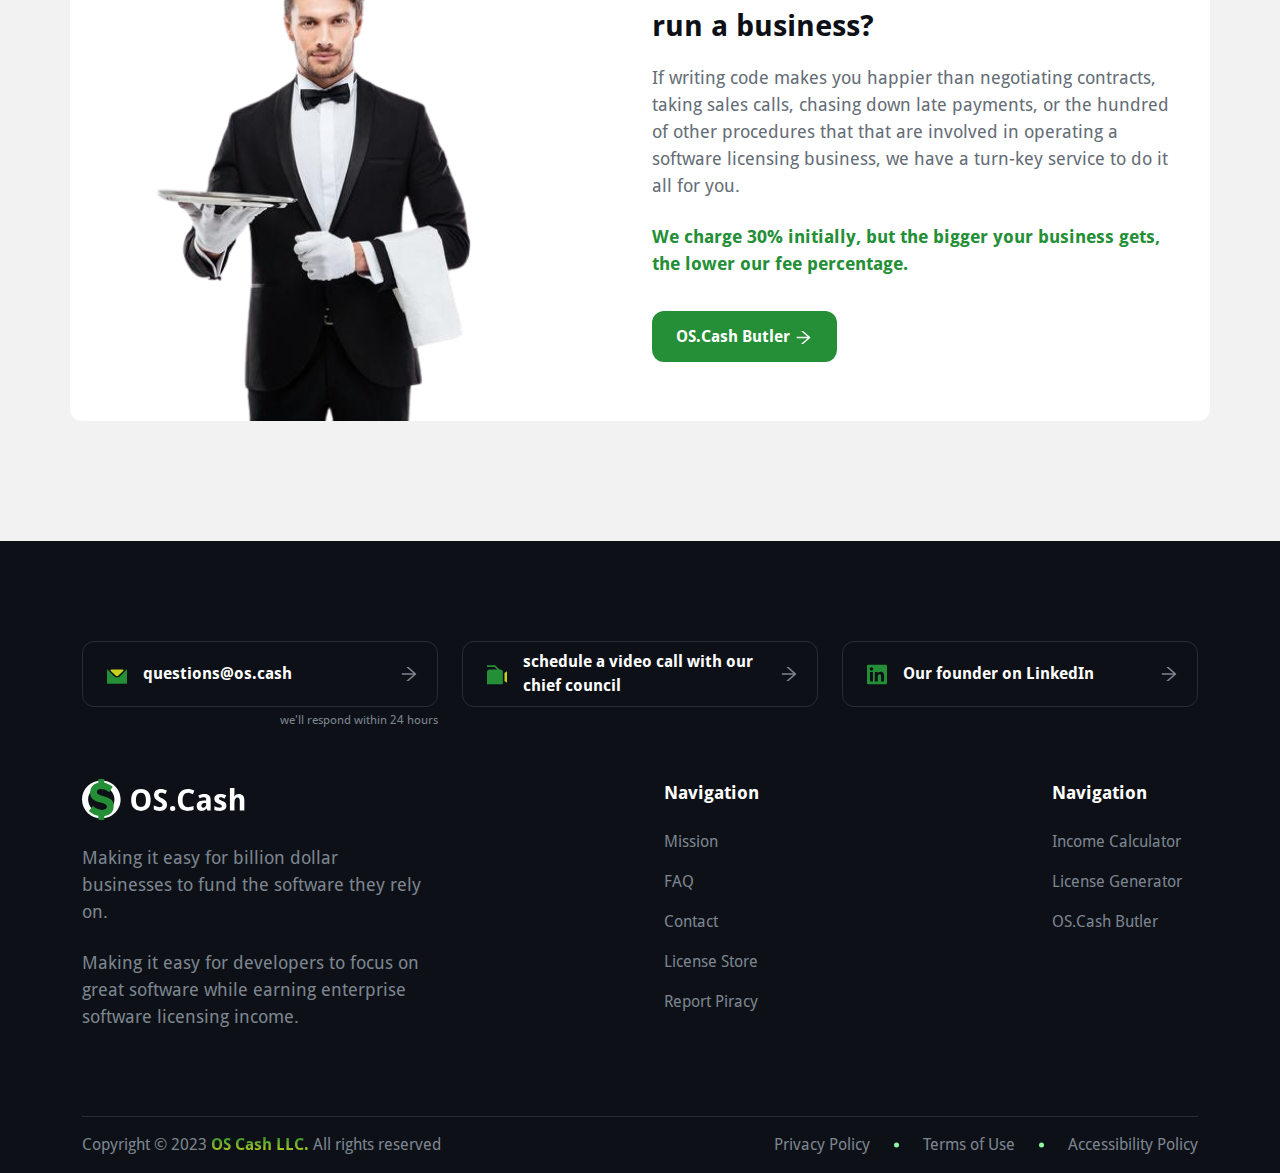
<file: income-calculator.html>
<!DOCTYPE html>
<!--[if lt IE 7]>      <html class="no-js lt-ie9 lt-ie8 lt-ie7"> <![endif]-->
<!--[if IE 7]>         <html class="no-js lt-ie9 lt-ie8" lang="en-US"> <![endif]-->
<!--[if IE 8]>         <html class="no-js lt-ie9" lang="en-US"> <![endif]-->
<!--[if gt IE 8]><!-->
<!--<![endif]-->
<!--[if gte IE 9] <style type="text/css"> .gradient {filter: none;}</style><![endif]-->
<!--[if !IE]><html lang="en"><![endif]-->
<html lang="zxx" class="no-js">

<head>
    <meta charset="UTF-8">
    <meta http-equiv="X-UA-Compatible" content="IE=edge">
    <!-- Required meta tags for responsive -->
    <meta name="viewport" content="width=device-width, initial-scale=1, shrink-to-fit=no">
    <!-- The above 3 meta tags *must* come first in the head; any other head content must come *after* these tags -->
    <!-- Favicon and touch icons -->
    <link rel="icon" type="image/png" sizes="16x16" href="assets/img/favicon/favicon-16x16.png">
    <meta name="misapplication-TileColor" content="#ffffff">
    <meta name="theme-color" content="#ffffff">
    <!-- Twitter Card data -->
    <meta name="twitter:card" content="">
    <meta name="twitter:site" content="@twitter_username">
    <meta name="twitter:title" content="">
    <meta name="twitter:description" content="">
    <meta name="twitter:image" content="">
    <!-- Open Graph data -->
    <meta property="og:title" content="">
    <meta property="og:type" content="article">
    <meta property="og:url" content="">
    <meta property="og:image" content="">
    <meta property="og:description" content="">
    <meta property="og:site_name" content="R">
    <meta property="fb:admins" content="Facebook numeric ID">
    <!-- gmail verification -->
    <meta name="google-site-verification" content="">
    <!-- Website title -->
    <title>Income Calculator</title>
    <link rel="stylesheet" href="assets/css/animate.css">
    <link rel="stylesheet" href="assets/css/bootstrap.min.css">
    <!-- Main CSS -->
    <link rel="stylesheet" type="text/css" href="assets/css/style.css">
    <!-- jQuery (necessary for jQuery plugins) -->
    <script src="assets/js/jquery-3.6.1.min.js"></script>
</head>

<body>
    <!-- Main Coding Start Here -->

    <!-- page-wrapper -->
    <div class="page-wrapper bg-green-gradient">

        <!-- header -->
        <header>
            <nav class="navbar navbar-expand-lg bg-white-rgba py-3">
                <div class="container">
                    <a class="navbar-brand" href="index.html">
                        <img src="assets/img/logo.svg" alt="logo" class="img-fluid">
                    </a>
                    <button class="navbar-toggler border-0" type="button" data-bs-toggle="collapse"
                        data-bs-target="#navbarSupportedContent" aria-controls="navbarSupportedContent"
                        aria-expanded="false" aria-label="Toggle navigation">
                        <span class="navbar-toggler-icon"></span>
                    </button>
                    <div class="collapse navbar-collapse" id="navbarSupportedContent">
                        <ul class="navbar-nav m-auto py-4 py-lg-0">
                            <li class="nav-item mx-lg-4 mb-3 mb-lg-0">
                                <a class="text-clr-dark-2 fs-6 fw-bold text-decoration-none"
                                    href="license-generator.html">
                                    License generator
                                </a>
                            </li>
                            <li class="nav-item mx-lg-4 mb-3 mb-lg-0">
                                <a class="text-clr-dark-2 fs-6 fw-bold text-decoration-none"
                                    href="income-calculator.html">
                                    Income calculator
                                </a>
                            </li>
                            <li class="nav-item mx-lg-4 mb-3 mb-lg-0">
                                <a class="text-clr-dark-2 fs-6 fw-bold text-decoration-none"
                                    href="calculated-income-forecast.html">
                                    Income forecast
                                </a>
                            </li>
                        </ul>
                        <div class="d-flex">
                            <a class="os-btn bg-clr-green fs-6 fw-bold rounded text-white py-2 px-4"
                                href="license-generator.html">
                                The License
                            </a>
                        </div>
                    </div>
                </div>
            </nav>
        </header>
        <!--/ header -->



        <!-- calculator-area -->
        <section class="calculator-area section-padding-120">
            <div class="container">
                <div class="section-heading text-center mb-5">
                    <h1 class="fs-1 text-clr-dark wow fadeInUp" data-wow-duration="1s" data-wow-delay="100ms">
                        OS.Cash <b>License Income</b> Calculator
                    </h1>
                </div>
                <div class="form-area p-48 bg-white rounded-4">
                    <form action="#">
                        <div class="form-field mb-48">
                            <label for="projectName" class="form-label d-block fs-14 text-clr-dark fw-bold pb-1">
                                Project Name
                            </label>
                            <input type="text" class="form-control radius-12 text-clr-dark-2 fs-16 fw-normal h-56 px-4"
                                id="projectName" placeholder="Enter project name:">
                        </div>
                        <div class="form-field mb-48">
                            <label for="projectUrl" class="form-label d-block fs-14 text-clr-dark fw-bold pb-1">
                                URL of Project Source Code (Github, Gitlab, SourceHut, etc)
                            </label>
                            <input type="text" class="form-control radius-12 text-clr-dark-2 fs-16 fw-normal h-56 px-4"
                                id="projectUrl" placeholder="https://git.kernel.org">
                        </div>

                        <div class="radio-buttons-wrap mb-48">
                            <h6 class="fs-14 text-clr-dark fw-bold mb-3">
                                Current license generally is:
                            </h6>
                            <div class="form-field radio-buttons d-flex gap-4 flex-wrap">
                                <div class="form-check ps-0">
                                    <label
                                        class="form-check-label text-clr-dark-2 fs-16 fw-normal d-flex gap-2 align-items-center"
                                        for="permissivelyLicensed">
                                        <input class="form-check-input d-none" type="radio" name="currentlicense"
                                            id="permissivelyLicensed" checked>
                                        <span class="normal-circle"></span>
                                        <span class="active-circle">
                                            <b class="active-inner-circle"></b>
                                        </span>
                                        Permissively Licensed (MIT, BSD, Apache)
                                    </label>
                                </div>
                                <div class="form-check ps-0">
                                    <label
                                        class="form-check-label text-clr-dark-2 fs-16 fw-normal d-flex gap-2 align-items-center"
                                        for="copyleftLicense">
                                        <input class="form-check-input d-none" type="radio" name="currentlicense"
                                            id="copyleftLicense">
                                        <span class="normal-circle"></span>
                                        <span class="active-circle">
                                            <b class="active-inner-circle"></b>
                                        </span>
                                        Copyleft License (GPL, MPL, EPL)
                                    </label>
                                </div>
                            </div>
                        </div>

                        <div class="form-field mb-48">
                            <label for="primaryDomain" class="form-label d-block fs-14 text-clr-dark fw-bold pb-1">
                                Primary Domain Name
                            </label>
                            <input type="text" class="form-control radius-12 text-clr-dark-2 fs-16 fw-normal h-56 px-4"
                                id="primaryDomain" placeholder="Enter primary domain for project">
                        </div>

                        <!-- table-wrapper -->
                        <div class="table-wrapper mb-48">
                            <h6 class="fs-14 text-clr-dark fw-bold mb-3">
                                Current license generally is:
                            </h6>
                            <div class="table-responsivs">
                                <table class="table mb-0 border-0">
                                    <thead>
                                        <tr>
                                            <th class="bg-clr-green-light text-nowrap">
                                                <div
                                                    class="table-data green-border-left fs-6 text-clr-dark fw-bold text-center">
                                                    Trademark Term
                                                </div>
                                            </th>
                                            <th class="bg-clr-green-light text-nowrap">
                                                <div
                                                    class="table-data green-border-right fs-6 text-clr-dark fw-bold text-center">
                                                    Country
                                                </div>
                                            </th>
                                        </tr>
                                    </thead>
                                    <tbody>
                                        <tr>
                                            <td class="text-nowrap">
                                                <div class="table-data left border-top-0 fs-6 text-clr-dark fw-normal">
                                                    Trademark
                                                </div>
                                            </td>
                                            <td class="text-nowrap">
                                                <div
                                                    class="table-data right border-top-0 border-start-0  text-clr-dark fw-normal">
                                                    USA
                                                </div>
                                            </td>
                                        </tr>
                                        <tr>
                                            <td class="text-nowrap">
                                                <div class="table-data left border-top-0 rl-12 text-clr-dark fw-normal">
                                                    Otto
                                                </div>
                                            </td>
                                            <td class="text-nowrap">
                                                <div
                                                    class="table-data right border-top-0 border-start-0 rr-12 text-clr-dark fw-normal">
                                                    Canada
                                                </div>
                                            </td>
                                        </tr>
                                    </tbody>
                                </table>
                            </div>
                        </div>
                        <!-- table-wrapper -end -->

                        <div class="form-field mb-48">
                            <label for="numberUsers" class="form-label d-block fs-14 text-clr-dark fw-bold pb-1">
                                Number of known Billion Dollar Business Users
                            </label>
                            <p class="fs-14 fw-normal text-clr-dark-2 mb-3">
                                Subtitle: For most software, there will be more users that you're personally aware of.
                                Your best guess for the total
                                number of Billion Dollar Businesses
                                that rely on your software
                            </p>
                            <input type="number"
                                class="form-control radius-12 text-clr-dark-2 fs-16 fw-normal h-56 px-4"
                                id="numberUsers" placeholder="Number of users">
                        </div>

                        <div class="form-field mb-48">
                            <label for="businessUsers" class="form-label d-block fs-14 text-clr-dark fw-bold pb-1">
                                Estimated Total number of Billion Dollar Business Users:
                            </label>
                            <p class="fs-14 fw-normal text-clr-dark-2 mb-3">
                                For most software, there will be more users that you're personally aware of. Your best
                                guess for the total number of
                                Billion Dollar Businesses that rely on your software
                            </p>
                            <input type="number"
                                class="form-control radius-12 text-clr-dark-2 fs-16 fw-normal h-56 px-4"
                                id="businessUsers" placeholder="Number of users">
                        </div>

                        <!-- upgrade-value -->
                        <div class="upgrade-value mb-48">
                            <div class="border-bottom mb-4">
                                <h3 class="fs-5 text-clr-dark fw-bold">
                                    Upgrade Value Proposition
                                </h3>
                                <p class="fs-14 fw-normal text-clr-dark-2 mb-3">
                                    Your ability to add value via
                                </p>
                            </div>

                            <div class="row">
                                <div class="col-md-6">
                                    <div class="form-field mb-4">
                                        <label for="maintenance"
                                            class="form-label d-block fs-14 text-clr-dark fw-bold pb-1">
                                            Maintenance:
                                        </label>
                                        <input type="number"
                                            class="form-control radius-12 text-clr-dark-2 fs-16 fw-normal h-56 px-4"
                                            id="maintenance" placeholder="$ - $$$$$">
                                    </div>
                                </div>
                                <div class="col-md-6">
                                    <div class="form-field mb-4">
                                        <h6 class="fs-14 text-clr-dark fw-bold pb-2">
                                            Enjoyment Desirability
                                        </h6>
                                        <div
                                            class="emoji-ratting form-control radius-12 h-56 d-flex align-items-center px-4 gap-2">
                                            <button type="button" class="border-0 bg-transparent p-0">
                                                <img src="assets/img/emoji1.svg" alt="icon" class="img-fluid">
                                            </button>
                                            <button type="button" class="border-0 bg-transparent p-0">
                                                <img src="assets/img/emoji2.svg" alt="icon" class="img-fluid">
                                            </button>
                                            <button type="button" class="border-0 bg-transparent p-0">
                                                <img src="assets/img/emoji3.svg" alt="icon" class="img-fluid">
                                            </button>
                                            <button type="button" class="border-0 bg-transparent p-0">
                                                <img src="assets/img/emoji4.svg" alt="icon" class="img-fluid">
                                            </button>
                                            <button type="button" class="border-0 bg-transparent p-0">
                                                <img src="assets/img/emoji5.svg" alt="icon" class="img-fluid">
                                            </button>
                                        </div>
                                    </div>
                                </div>
                                <div class="col-md-6">
                                    <div class="form-field mb-4">
                                        <h6 class="fs-14 text-clr-dark fw-bold pb-2">
                                            Security
                                        </h6>
                                        <div
                                            class="emoji-ratting form-control radius-12 h-56 d-flex align-items-center px-4 gap-2">
                                            <button type="button" class="border-0 bg-transparent p-0">
                                                <img src="assets/img/yellow-emoji.svg" alt="icon" class="img-fluid">
                                            </button>
                                            <button type="button" class="border-0 bg-transparent p-0">
                                                <img src="assets/img/yellow-emoji.svg" alt="icon" class="img-fluid">
                                            </button>
                                            <button type="button" class="border-0 bg-transparent p-0">
                                                <img src="assets/img/yellow-emoji.svg" alt="icon" class="img-fluid">
                                            </button>
                                            <button type="button" class="border-0 bg-transparent p-0">
                                                <img src="assets/img/yellow-emoji.svg" alt="icon" class="img-fluid">
                                            </button>
                                            <button type="button" class="border-0 bg-transparent p-0">
                                                <img src="assets/img/yellow-emoji.svg" alt="icon" class="img-fluid">
                                            </button>
                                        </div>
                                    </div>
                                </div>
                                <div class="col-md-6">
                                    <div class="form-field mb-4">
                                        <h6 class="fs-14 text-clr-dark fw-bold pb-2">
                                            Enjoyment Desirability
                                        </h6>
                                        <div
                                            class="emoji-ratting form-control radius-12 h-56 d-flex align-items-center px-4 gap-2">
                                            <button type="button" class="border-0 bg-transparent p-0">
                                                <img src="assets/img/emoji1.svg" alt="icon" class="img-fluid">
                                            </button>
                                            <button type="button" class="border-0 bg-transparent p-0">
                                                <img src="assets/img/emoji2.svg" alt="icon" class="img-fluid">
                                            </button>
                                            <button type="button" class="border-0 bg-transparent p-0">
                                                <img src="assets/img/emoji3.svg" alt="icon" class="img-fluid">
                                            </button>
                                            <button type="button" class="border-0 bg-transparent p-0">
                                                <img src="assets/img/emoji4.svg" alt="icon" class="img-fluid">
                                            </button>
                                            <button type="button" class="border-0 bg-transparent p-0">
                                                <img src="assets/img/emoji5.svg" alt="icon" class="img-fluid">
                                            </button>
                                        </div>
                                    </div>
                                </div>
                                <div class="col-md-6">
                                    <div class="form-field mb-4">
                                        <label for="stability"
                                            class="form-label d-block fs-14 text-clr-dark fw-bold pb-1">
                                            Stability and Bug Fixes
                                        </label>
                                        <input type="number"
                                            class="form-control radius-12 text-clr-dark-2 fs-16 fw-normal h-56 px-4"
                                            id="stability" placeholder="$ - $$$$$">
                                    </div>
                                </div>
                                <div class="col-md-6">
                                    <div class="form-field mb-4">
                                        <h6 class="fs-14 text-clr-dark fw-bold pb-2">
                                            Enjoyment Desirability
                                        </h6>
                                        <div
                                            class="emoji-ratting form-control radius-12 h-56 d-flex align-items-center px-4 gap-2">
                                            <button type="button" class="border-0 bg-transparent p-0">
                                                <img src="assets/img/emoji1.svg" alt="icon" class="img-fluid">
                                            </button>
                                            <button type="button" class="border-0 bg-transparent p-0">
                                                <img src="assets/img/emoji2.svg" alt="icon" class="img-fluid">
                                            </button>
                                            <button type="button" class="border-0 bg-transparent p-0">
                                                <img src="assets/img/emoji3.svg" alt="icon" class="img-fluid">
                                            </button>
                                            <button type="button" class="border-0 bg-transparent p-0">
                                                <img src="assets/img/emoji4.svg" alt="icon" class="img-fluid">
                                            </button>
                                            <button type="button" class="border-0 bg-transparent p-0">
                                                <img src="assets/img/emoji5.svg" alt="icon" class="img-fluid">
                                            </button>
                                        </div>
                                    </div>
                                </div>
                                <div class="col-md-6">
                                    <div class="form-field mb-4">
                                        <label for="stability"
                                            class="form-label d-block fs-14 text-clr-dark fw-bold pb-1">
                                            Features (Especially enterprise features)
                                        </label>
                                        <input type="number"
                                            class="form-control radius-12 text-clr-dark-2 fs-16 fw-normal h-56 px-4"
                                            id="stability" placeholder="$ - $$$$$">
                                    </div>
                                </div>
                                <div class="col-md-6">
                                    <div class="form-field mb-4">
                                        <h6 class="fs-14 text-clr-dark fw-bold pb-2">
                                            Enjoyment Desirability
                                        </h6>
                                        <div
                                            class="emoji-ratting form-control radius-12 h-56 d-flex align-items-center px-4 gap-2">
                                            <button type="button" class="border-0 bg-transparent p-0">
                                                <img src="assets/img/emoji1.svg" alt="icon" class="img-fluid">
                                            </button>
                                            <button type="button" class="border-0 bg-transparent p-0">
                                                <img src="assets/img/emoji2.svg" alt="icon" class="img-fluid">
                                            </button>
                                            <button type="button" class="border-0 bg-transparent p-0">
                                                <img src="assets/img/emoji3.svg" alt="icon" class="img-fluid">
                                            </button>
                                            <button type="button" class="border-0 bg-transparent p-0">
                                                <img src="assets/img/emoji4.svg" alt="icon" class="img-fluid">
                                            </button>
                                            <button type="button" class="border-0 bg-transparent p-0">
                                                <img src="assets/img/emoji5.svg" alt="icon" class="img-fluid">
                                            </button>
                                        </div>
                                    </div>
                                </div>
                            </div>
                        </div>
                        <!-- upgrade-value -end -->

                        <!-- alternatives -->
                        <div class="alternatives mb-48">
                            <div class="border-bottom mb-4">
                                <h3 class="fs-5 text-clr-dark fw-bold pb-2">
                                    Most Likely Alternatives
                                </h3>
                            </div>

                            <div class="alternative-rattings">

                                <div class="form-field mb-4">
                                    <label for="replacement"
                                        class="form-label d-block fs-14 text-clr-dark fw-bold pb-1">
                                        URL of possible replacement
                                    </label>
                                    <input type="text"
                                        class="form-control radius-12 text-clr-dark-2 fs-16 fw-normal h-56 px-4"
                                        id="replacement" placeholder="https://replacmentsprogram/">
                                </div>

                                <!-- Rating Stars Box -->
                                <div class='form-field rating-stars mb-4'>
                                    <h6 class="fs-14 text-clr-dark fw-bold pb-2">
                                        Replacement Quality
                                    </h6>
                                    <ul id='stars'
                                        class="form-control h-56 px-3 list-unstyled radius-12 mb-0 d-flex align-items-center gap-2">
                                        <li class='star selected' title='Poor' data-value='1'>
                                            <svg xmlns="http://www.w3.org/2000/svg" width="24" height="24"
                                                viewBox="0 0 24 24" fill="none">
                                                <path
                                                    d="M19.4675 23.319L12.0005 17.831L4.5335 23.319L7.4005 14.456L-0.0625 9.003H9.1515L12.0005 0.125L14.8495 9.003H24.0625L16.6005 14.456L19.4675 23.319Z"
                                                    fill="#656D76" />
                                            </svg>
                                        </li>
                                        <li class='star selected' title='Fair' data-value='2'>
                                            <svg xmlns="http://www.w3.org/2000/svg" width="24" height="24"
                                                viewBox="0 0 24 24" fill="none">
                                                <path
                                                    d="M19.4675 23.319L12.0005 17.831L4.5335 23.319L7.4005 14.456L-0.0625 9.003H9.1515L12.0005 0.125L14.8495 9.003H24.0625L16.6005 14.456L19.4675 23.319Z"
                                                    fill="#656D76" />
                                            </svg>
                                        </li>
                                        <li class='star selected' title='Good' data-value='3'>
                                            <svg xmlns="http://www.w3.org/2000/svg" width="24" height="24"
                                                viewBox="0 0 24 24" fill="none">
                                                <path
                                                    d="M19.4675 23.319L12.0005 17.831L4.5335 23.319L7.4005 14.456L-0.0625 9.003H9.1515L12.0005 0.125L14.8495 9.003H24.0625L16.6005 14.456L19.4675 23.319Z"
                                                    fill="#656D76" />
                                            </svg>
                                        </li>
                                        <li class='star' title='Excellent' data-value='4'>
                                            <svg xmlns="http://www.w3.org/2000/svg" width="24" height="24"
                                                viewBox="0 0 24 24" fill="none">
                                                <path
                                                    d="M19.4675 23.319L12.0005 17.831L4.5335 23.319L7.4005 14.456L-0.0625 9.003H9.1515L12.0005 0.125L14.8495 9.003H24.0625L16.6005 14.456L19.4675 23.319Z"
                                                    fill="#656D76" />
                                            </svg>
                                        </li>
                                        <li class='star' title='WOW!!!' data-value='5'>
                                            <svg xmlns="http://www.w3.org/2000/svg" width="24" height="24"
                                                viewBox="0 0 24 24" fill="none">
                                                <path
                                                    d="M19.4675 23.319L12.0005 17.831L4.5335 23.319L7.4005 14.456L-0.0625 9.003H9.1515L12.0005 0.125L14.8495 9.003H24.0625L16.6005 14.456L19.4675 23.319Z"
                                                    fill="#656D76" />
                                            </svg>
                                        </li>
                                    </ul>
                                </div>
                                <!-- Rating Stars Box -end -->

                                <div class="form-field mb-4">
                                    <h6 class="fs-14 text-clr-dark fw-bold pb-2">
                                        Replacement Desirability
                                    </h6>
                                    <div
                                        class="emoji-ratting form-control radius-12 h-56 d-flex align-items-center px-2 gap-1 justify-content-lg-center">
                                        <button type="button"
                                            class="emoji-with-toltip position-relative border-0 bg-transparent p-0">
                                            <span class="toltip-text position-absolute start-0 end-0">Angry</span>
                                            <span class="emoji-icon">
                                                <img src="assets/img/emoji5.svg" alt="icon" class="img-fluid">
                                            </span>
                                        </button>
                                        <button type="button"
                                            class="emoji-with-toltip position-relative border-0 bg-transparent p-0">
                                            <span class="toltip-text position-absolute start-0 end-0">Gaze</span>
                                            <span class="emoji-icon">
                                                <img src="assets/img/emoji4.svg" alt="icon" class="img-fluid">
                                            </span>
                                        </button>
                                        <button type="button"
                                            class="emoji-with-toltip position-relative border-0 bg-transparent p-0">
                                            <span class="toltip-text position-absolute start-0 end-0">Happy</span>
                                            <span class="emoji-icon">
                                                <img src="assets/img/emoji3.svg" alt="icon" class="img-fluid">
                                            </span>
                                        </button>
                                        <button type="button"
                                            class="emoji-with-toltip position-relative border-0 bg-transparent p-0">
                                            <span class="toltip-text position-absolute start-0 end-0">Chill</span>
                                            <span class="emoji-icon">
                                                <img src="assets/img/emoji2.svg" alt="icon" class="img-fluid">
                                            </span>
                                        </button>
                                        <button type="button"
                                            class="emoji-with-toltip position-relative border-0 bg-transparent p-0">
                                            <span class="toltip-text position-absolute start-0 end-0">Smile</span>
                                            <span class="emoji-icon">
                                                <img src="assets/img/emoji1.svg" alt="icon" class="img-fluid">
                                            </span>
                                        </button>
                                    </div>
                                </div>

                                <div class="alternatives-cost">
                                    <div class="form-field mb-4">
                                        <label for="replacementCost"
                                            class="form-label d-block fs-14 text-clr-dark fw-bold pb-1">
                                            Replacement Cost / month
                                        </label>
                                        <input type="number"
                                            class="form-control radius-12 text-clr-dark-2 fs-16 fw-normal h-56 px-3 text-end"
                                            id="replacementCost" placeholder="0 - 1000">
                                    </div>
                                </div>

                                <button type="button" class="btn border-0 p-0">
                                    <img src="assets/img/delete-icon.svg" alt="icon" class="img-fluid">
                                </button>

                            </div>
                            <div class="alternative-rattings">

                                <div class="form-field mb-4">
                                    <label for="replacement2"
                                        class="form-label d-block fs-14 text-clr-dark fw-bold pb-1">
                                        URL of possible replacement
                                    </label>
                                    <input type="text"
                                        class="form-control radius-12 text-clr-dark-2 fs-16 fw-normal h-56 px-4"
                                        id="replacement2" placeholder="https://replacmentsprogram/">
                                </div>

                                <!-- Rating Stars Box -->
                                <div class='form-field rating-stars mb-4'>
                                    <h6 class="fs-14 text-clr-dark fw-bold pb-2">
                                        Replacement Quality
                                    </h6>
                                    <ul id='stars'
                                        class="form-control h-56 px-3 radius-12 list-unstyled mb-0 d-flex align-items-center gap-2">
                                        <li class='star selected' title='Poor' data-value='1'>
                                            <svg xmlns="http://www.w3.org/2000/svg" width="24" height="24"
                                                viewBox="0 0 24 24" fill="none">
                                                <path
                                                    d="M19.4675 23.319L12.0005 17.831L4.5335 23.319L7.4005 14.456L-0.0625 9.003H9.1515L12.0005 0.125L14.8495 9.003H24.0625L16.6005 14.456L19.4675 23.319Z"
                                                    fill="#656D76" />
                                            </svg>
                                        </li>
                                        <li class='star selected' title='Fair' data-value='2'>
                                            <svg xmlns="http://www.w3.org/2000/svg" width="24" height="24"
                                                viewBox="0 0 24 24" fill="none">
                                                <path
                                                    d="M19.4675 23.319L12.0005 17.831L4.5335 23.319L7.4005 14.456L-0.0625 9.003H9.1515L12.0005 0.125L14.8495 9.003H24.0625L16.6005 14.456L19.4675 23.319Z"
                                                    fill="#656D76" />
                                            </svg>
                                        </li>
                                        <li class='star selected' title='Good' data-value='3'>
                                            <svg xmlns="http://www.w3.org/2000/svg" width="24" height="24"
                                                viewBox="0 0 24 24" fill="none">
                                                <path
                                                    d="M19.4675 23.319L12.0005 17.831L4.5335 23.319L7.4005 14.456L-0.0625 9.003H9.1515L12.0005 0.125L14.8495 9.003H24.0625L16.6005 14.456L19.4675 23.319Z"
                                                    fill="#656D76" />
                                            </svg>
                                        </li>
                                        <li class='star' title='Excellent' data-value='4'>
                                            <svg xmlns="http://www.w3.org/2000/svg" width="24" height="24"
                                                viewBox="0 0 24 24" fill="none">
                                                <path
                                                    d="M19.4675 23.319L12.0005 17.831L4.5335 23.319L7.4005 14.456L-0.0625 9.003H9.1515L12.0005 0.125L14.8495 9.003H24.0625L16.6005 14.456L19.4675 23.319Z"
                                                    fill="#656D76" />
                                            </svg>
                                        </li>
                                        <li class='star' title='WOW!!!' data-value='5'>
                                            <svg xmlns="http://www.w3.org/2000/svg" width="24" height="24"
                                                viewBox="0 0 24 24" fill="none">
                                                <path
                                                    d="M19.4675 23.319L12.0005 17.831L4.5335 23.319L7.4005 14.456L-0.0625 9.003H9.1515L12.0005 0.125L14.8495 9.003H24.0625L16.6005 14.456L19.4675 23.319Z"
                                                    fill="#656D76" />
                                            </svg>
                                        </li>
                                    </ul>
                                </div>
                                <!-- Rating Stars Box -end -->

                                <div class="form-field mb-4">
                                    <h6 class="fs-14 text-clr-dark fw-bold pb-2">
                                        Replacement Desirability
                                    </h6>
                                    <div
                                        class="emoji-ratting form-control radius-12 h-56 d-flex align-items-center px-2 gap-1 justify-content-lg-center">
                                        <button type="button"
                                            class="emoji-with-toltip position-relative border-0 bg-transparent p-0">
                                            <span class="toltip-text position-absolute start-0 end-0">Angry</span>
                                            <span class="emoji-icon">
                                                <img src="assets/img/emoji5.svg" alt="icon" class="img-fluid">
                                            </span>
                                        </button>
                                        <button type="button"
                                            class="emoji-with-toltip position-relative border-0 bg-transparent p-0">
                                            <span class="toltip-text position-absolute start-0 end-0">Gaze</span>
                                            <span class="emoji-icon">
                                                <img src="assets/img/emoji4.svg" alt="icon" class="img-fluid">
                                            </span>
                                        </button>
                                        <button type="button"
                                            class="emoji-with-toltip position-relative border-0 bg-transparent p-0">
                                            <span class="toltip-text position-absolute start-0 end-0">Happy</span>
                                            <span class="emoji-icon">
                                                <img src="assets/img/emoji3.svg" alt="icon" class="img-fluid">
                                            </span>
                                        </button>
                                        <button type="button"
                                            class="emoji-with-toltip position-relative border-0 bg-transparent p-0">
                                            <span class="toltip-text position-absolute start-0 end-0">Chill</span>
                                            <span class="emoji-icon">
                                                <img src="assets/img/emoji2.svg" alt="icon" class="img-fluid">
                                            </span>
                                        </button>
                                        <button type="button"
                                            class="emoji-with-toltip position-relative border-0 bg-transparent p-0">
                                            <span class="toltip-text position-absolute start-0 end-0">Smile</span>
                                            <span class="emoji-icon">
                                                <img src="assets/img/emoji1.svg" alt="icon" class="img-fluid">
                                            </span>
                                        </button>
                                    </div>
                                </div>

                                <div class="alternatives-cost">
                                    <div class="form-field mb-4">
                                        <label for="replacementCost"
                                            class="form-label d-block fs-14 text-clr-dark fw-bold pb-1">
                                            Replacement Cost / month
                                        </label>
                                        <input type="number"
                                            class="form-control radius-12 text-clr-dark-2 fs-16 fw-normal h-56 px-3 text-end"
                                            id="replacementCost" placeholder="0 - 1000">
                                    </div>
                                </div>

                                <button type="button" class="btn border-0 p-0">
                                    <img src="assets/img/delete-icon.svg" alt="icon" class="img-fluid">
                                </button>

                            </div>

                            <button type="button" id="replacement"
                                class="os-btn fs-6 fw-bold text-clr-green bg-clr-green-light2 h-56 green-dashed-border radius-12 d-flex gap-3 align-items-center justify-content-center w-100">
                                <svg width="20" height="20" viewBox="0 0 20 20" fill="none"
                                    xmlns="http://www.w3.org/2000/svg">
                                    <rect x="2" y="9" width="16" height="2" fill="#248F37" />
                                    <rect x="9" y="18" width="16" height="2" transform="rotate(-90 9 18)"
                                        fill="#248F37" />
                                </svg>
                                Add possible replacement
                            </button>
                        </div>
                        <!-- alternatives -end -->

                        <div class="radio-buttons-wrap mb-48">
                            <div class="border-bottom mb-4">
                                <h3 class="fs-5 text-clr-dark fw-bold pb-2">
                                    About Me
                                </h3>
                            </div>
                            <h6 class="fs-14 text-clr-dark fw-bold mb-3">
                                Your role in this project
                            </h6>
                            <div class="form-field radio-buttons d-flex gap-4 flex-wrap">
                                <div class="form-check ps-0">
                                    <label
                                        class="form-check-label text-clr-dark-2 fs-16 fw-normal d-flex gap-2 align-items-center"
                                        for="projectLeader">
                                        <input class="form-check-input d-none" type="radio" name="check"
                                            id="projectLeader" checked>
                                        <span class="normal-circle"></span>
                                        <span class="active-circle">
                                            <b class="active-inner-circle"></b>
                                        </span>
                                        Project Leader
                                    </label>
                                </div>
                                <div class="form-check ps-0">
                                    <label
                                        class="form-check-label text-clr-dark-2 fs-16 fw-normal d-flex gap-2 align-items-center"
                                        for="coreTeam">
                                        <input class="form-check-input d-none" type="radio" name="check" id="coreTeam">
                                        <span class="normal-circle"></span>
                                        <span class="active-circle">
                                            <b class="active-inner-circle"></b>
                                        </span>
                                        Core Team
                                    </label>
                                </div>
                                <div class="form-check ps-0">
                                    <label
                                        class="form-check-label text-clr-dark-2 fs-16 fw-normal d-flex gap-2 align-items-center"
                                        for="contributor">
                                        <input class="form-check-input d-none" type="radio" name="check"
                                            id="contributor">
                                        <span class="normal-circle"></span>
                                        <span class="active-circle">
                                            <b class="active-inner-circle"></b>
                                        </span>
                                        Contributor
                                    </label>
                                </div>
                                <div class="form-check ps-0">
                                    <label
                                        class="form-check-label text-clr-dark-2 fs-16 fw-normal d-flex gap-2 align-items-center"
                                        for="billionDollar">
                                        <input class="form-check-input d-none" type="radio" name="check"
                                            id="billionDollar">
                                        <span class="normal-circle"></span>
                                        <span class="active-circle">
                                            <b class="active-inner-circle"></b>
                                        </span>
                                        Billion Dollar Business User
                                    </label>
                                </div>
                                <div class="form-check ps-0">
                                    <label
                                        class="form-check-label text-clr-dark-2 fs-16 fw-normal d-flex gap-2 align-items-center"
                                        for="otherUser">
                                        <input class="form-check-input d-none" type="radio" name="check" id="otherUser">
                                        <span class="normal-circle"></span>
                                        <span class="active-circle">
                                            <b class="active-inner-circle"></b>
                                        </span>
                                        Other User
                                    </label>
                                </div>
                            </div>
                        </div>

                        <div class="form-field mb-4">
                            <label for="projectName" class="form-label d-block fs-14 text-clr-dark fw-bold pb-1">
                                Email Address
                            </label>
                            <input type="email" class="form-control radius-12 text-clr-dark-2 fs-16 fw-normal h-56 px-4"
                                id="projectName" placeholder="Enter your email address">
                        </div>

                        <button type="button" id="estimateEarning"
                            class="os-btn fs-6 fw-bold text-white bg-clr-green h-56 radius-12 green-dashed-border d-flex gap-3 align-items-center justify-content-center w-100">
                            Estimate your earning
                            <svg xmlns="http://www.w3.org/2000/svg" width="19" height="19" viewBox="0 0 19 19"
                                fill="none">
                                <path
                                    d="M9.94902 16.124L16.0331 9.11406C16.0795 9.06025 16.1055 8.9916 16.1055 8.91924L16.1055 7.27715C16.1055 7.13984 15.9348 7.07676 15.8457 7.18066L10.2051 13.6785L10.2051 2.82031C10.2051 2.73867 10.1383 2.67187 10.0566 2.67187L8.94336 2.67187C8.86172 2.67187 8.79492 2.73867 8.79492 2.82031L8.79492 13.6767L3.1543 7.17881C3.06338 7.0749 2.89453 7.13799 2.89453 7.27529L2.89453 8.97305C2.89453 9.0083 2.90752 9.04355 2.93164 9.06953L9.05098 16.124C9.10683 16.1883 9.17582 16.2398 9.25328 16.2751C9.33074 16.3103 9.41488 16.3286 9.5 16.3286C9.58512 16.3286 9.66925 16.3103 9.74672 16.2751C9.82418 16.2398 9.89317 16.1883 9.94902 16.124Z"
                                    fill="white" />
                            </svg>
                        </button>

                    </form>
                </div>
            </div>
        </section>
        <!-- calculator-area -end -->


        <!-- common-block -->
        <section class="common-block section-padding-120 bg-clr-green-light">
            <div class="container">
                <div class="row bg-white radius-12 px-4 align-items-end">
                    <div class="col-lg-6">
                        <div class="block-img text-center mb-4 mb-lg-0 text-lg-start">
                            <img src="assets/img/common-block-img.png" alt="image" class="img-fluid">
                        </div>
                    </div>
                    <div class="col-lg-6">
                        <div class="block-info py-5 my-4">
                            <h3 class="fs-30 fw-bold text-clr-dark lh-base mb-3">
                                Do you want to write great code or run a business?
                            </h3>
                            <p class="fs-18 text-clr-dark-2 lh-base fw-normal mb-4">
                                If writing code makes you happier than negotiating contracts, taking sales calls,
                                chasing down late payments, or the
                                hundred of other procedures that that are involved in operating a software licensing
                                business, we have a turn-key
                                service to do it all for you.
                            </p>
                            <p class="fs-18 fw-bold text-clr-green lh-base mb-5">
                                We charge 30% initially, but the bigger your business gets, the lower our fee
                                percentage.
                            </p>

                            <a href="#" class="os-btn fs-6 fw-bold text-white bg-clr-green radius-12 py-3 px-4">
                                OS.Cash Butler
                                <svg xmlns="http://www.w3.org/2000/svg" width="19" height="19" viewBox="0 0 19 19"
                                    fill="none">
                                    <path
                                        d="M16.124 9.04707L9.11406 2.96299C9.06025 2.9166 8.9916 2.89062 8.91924 2.89062H7.27715C7.13984 2.89062 7.07676 3.06133 7.18066 3.15039L13.6785 8.79102H2.82031C2.73867 8.79102 2.67188 8.85781 2.67188 8.93945V10.0527C2.67188 10.1344 2.73867 10.2012 2.82031 10.2012H13.6767L7.17881 15.8418C7.0749 15.9327 7.13799 16.1016 7.27529 16.1016H8.97305C9.0083 16.1016 9.04355 16.0886 9.06953 16.0645L16.124 9.94512C16.1883 9.88926 16.2398 9.82027 16.2751 9.74281C16.3103 9.66535 16.3286 9.58122 16.3286 9.49609C16.3286 9.41097 16.3103 9.32684 16.2751 9.24938C16.2398 9.17192 16.1883 9.10293 16.124 9.04707Z"
                                        fill="white" />
                                </svg>
                            </a>
                        </div>
                    </div>
                </div>
            </div>
        </section>
        <!-- common-block -end -->

    </div>
    <!-- page-wrapper -end -->


    <!-- footer -->
    <footer class="footer-area pt-100 bg-clr-dark">
        <div class="container">
            <div class="footer-top pb-5">
                <ul
                    class="contact-list list-unstyled mb-0 d-flex gap-4 flex-wrap flex-lg-nowrap justify-content-lg-between">
                    <li class="list-item w-100">
                        <a href="mailto:questions@os.cash"
                            class="border-1-dark3 text-white d-flex justify-content-between text-decoration-none fs-6 fw-bold py-2 px-4 w-100 radius-12 h-100">
                            <span class="d-flex gap-3 align-items-center">
                                <img src="assets/img/email.svg" alt="icon" class="img-fluid">
                                questions@os.cash
                            </span>
                            <img src="assets/img/arrow-right.svg" alt="icon" class="right-arrow img-fluid">
                        </a>
                        <p class="note pt-1 mb-0 text-clr-gray fs-12 text-end">
                            we'll respond within 24 hours
                        </p>
                    </li>
                    <li class="list-item w-100">
                        <a href="#"
                            class="border-1-dark3 text-white d-flex justify-content-between text-decoration-none fs-6 fw-bold py-2 px-4 w-100 radius-12 h-100">
                            <span class="d-flex gap-3 align-items-center">
                                <img src="assets/img/video-camera.svg" alt="icon" class="img-fluid">
                                schedule a video call with our <br> chief council
                            </span>
                            <img src="assets/img/arrow-right.svg" alt="icon" class="right-arrow img-fluid">
                        </a>
                    </li>
                    <li class="list-item w-100">
                        <a href="#"
                            class="border-1-dark3 text-white d-flex justify-content-between text-decoration-none fs-6 fw-bold py-2 px-4 w-100 radius-12 h-100">
                            <span class="d-flex gap-3 align-items-center">
                                <img src="assets/img/linkdn.svg" alt="icon" class="img-fluid">
                                Our founder on LinkedIn
                            </span>
                            <img src="assets/img/arrow-right.svg" alt="icon" class="right-arrow img-fluid">
                        </a>
                    </li>
                </ul>
            </div>
            <div class="footer-widget-area pt-4 pb-70">
                <div class="row gx-lg-5">
                    <div class="col-xl-4 col-md-6">
                        <div class="widget mb-4 mb-md-0">
                            <a href="index.html" class="d-block mb-4">
                                <img src="assets/img/logo-footer.svg" alt="footer logo" class="img-fluid">
                            </a>
                            <p class="fs-18 fw-normal text-clr-gray mb-4">
                                Making it easy for billion dollar businesses to fund the software they rely on.
                            </p>
                            <p class="fs-18 fw-normal text-clr-gray">
                                Making it easy for developers to focus on great software while earning enterprise
                                software licensing income.
                            </p>
                        </div>
                    </div>
                    <div class="col-xl-2 offset-xl-2 col-md-6">
                        <div class="widget mb-4 mb-md-0">
                            <h4 class="widget-title fs-18 fw-bold text-white lh-base mb-4">
                                Navigation
                            </h4>
                            <ul class="footer-menu-list list-unstyled mb-0">
                                <li class="mb-3">
                                    <a href="#" class="text-clr-gray fs-6 fw-normal text-decoration-none">
                                        Mission
                                    </a>
                                </li>
                                <li class="mb-3">
                                    <a href="#" class="text-clr-gray fs-6 fw-normal text-decoration-none">
                                        FAQ
                                    </a>
                                </li>
                                <li class="mb-3">
                                    <a href="#" class="text-clr-gray fs-6 fw-normal text-decoration-none">
                                        Contact
                                    </a>
                                </li>
                                <li class="mb-3">
                                    <a href="license-generator.html"
                                        class="text-clr-gray fs-6 fw-normal text-decoration-none">
                                        License Store
                                    </a>
                                </li>
                                <li class="mb-0">
                                    <a href="calculated-income-forecast.html"
                                        class="text-clr-gray fs-6 fw-normal text-decoration-none">
                                        Report Piracy
                                    </a>
                                </li>
                            </ul>
                        </div>
                    </div>
                    <div class="col-xl-2 offset-xl-2 col-md-6">
                        <div class="widget">
                            <h4 class="widget-title fs-18 fw-bold text-white lh-base mb-4">
                                Navigation
                            </h4>
                            <ul class="footer-menu-list list-unstyled mb-0">
                                <li class="mb-3">
                                    <a href="income-calculator.html"
                                        class="text-clr-gray fs-6 fw-normal text-decoration-none">
                                        Income Calculator
                                    </a>
                                </li>
                                <li class="mb-3">
                                    <a href="license-generator.html"
                                        class="text-clr-gray fs-6 fw-normal text-decoration-none">
                                        License Generator
                                    </a>
                                </li>
                                <li class="mb-0">
                                    <a href="calculated-income-forecast.html"
                                        class="text-clr-gray fs-6 fw-normal text-decoration-none">
                                        OS.Cash Butler
                                    </a>
                                </li>
                            </ul>
                        </div>
                    </div>
                </div>
            </div>
            <div class="copyright py-3">
                <div class="row">
                    <div class="col-lg-6">
                        <p class="fs-6 fw-normal text-clr-gray mb-3 mb-lg-0 text-center text-lg-start">
                            Copyright © 2023 <a href="#" class="copyright-link fw-bold text-decoration-none">OS Cash
                                LLC.</a> All
                            rights reserved
                        </p>
                    </div>
                    <div class="col-lg-6">
                        <ul
                            class="footer-menu-list list-unstyled mb-0 d-flex gap-2 gap-lg-4 flex-wrap align-items-center justify-content-center justify-content-lg-end">
                            <li class="">
                                <a href="#" class="text-clr-gray fs-6 fw-normal text-decoration-none">
                                    Privacy Policy
                                </a>
                            </li>
                            <li class="">
                                <a href="#"
                                    class="text-clr-gray fs-6 fw-normal text-decoration-none d-flex gap-2 gap-lg-4">
                                    <img src="assets/img/dot-icon.svg" alt="icon" class="img-fluid">
                                    Terms of Use
                                </a>
                            </li>
                            <li class="">
                                <a href="#"
                                    class="text-clr-gray fs-6 fw-normal text-decoration-none d-flex gap-2 gap-lg-4">
                                    <img src="assets/img/dot-icon.svg" alt="icon" class="img-fluid">
                                    Accessibility Policy
                                </a>
                            </li>
                        </ul>
                    </div>
                </div>
            </div>
        </div>
    </footer>
    <!-- footer -end -->





    <!-- Main Coding End -->
    <!-- Include all compiled plugins (below), or include individual files as needed -->
    <script src="assets/js/wow.min.js"></script>
    <script src="assets/js/bootstrap.bundle.min.js"></script>
    <script src="assets/js/five-star-ratting.js"></script>
    <!-- Script JS -->
    <script src="assets/js/script.js"></script>

    <!-- <h1 class="wow fadeInDown" data-wow-duration="1.5s" data-wow-delay="300ms">
        Hello
    </h1> -->
</body>

</html>
</file>
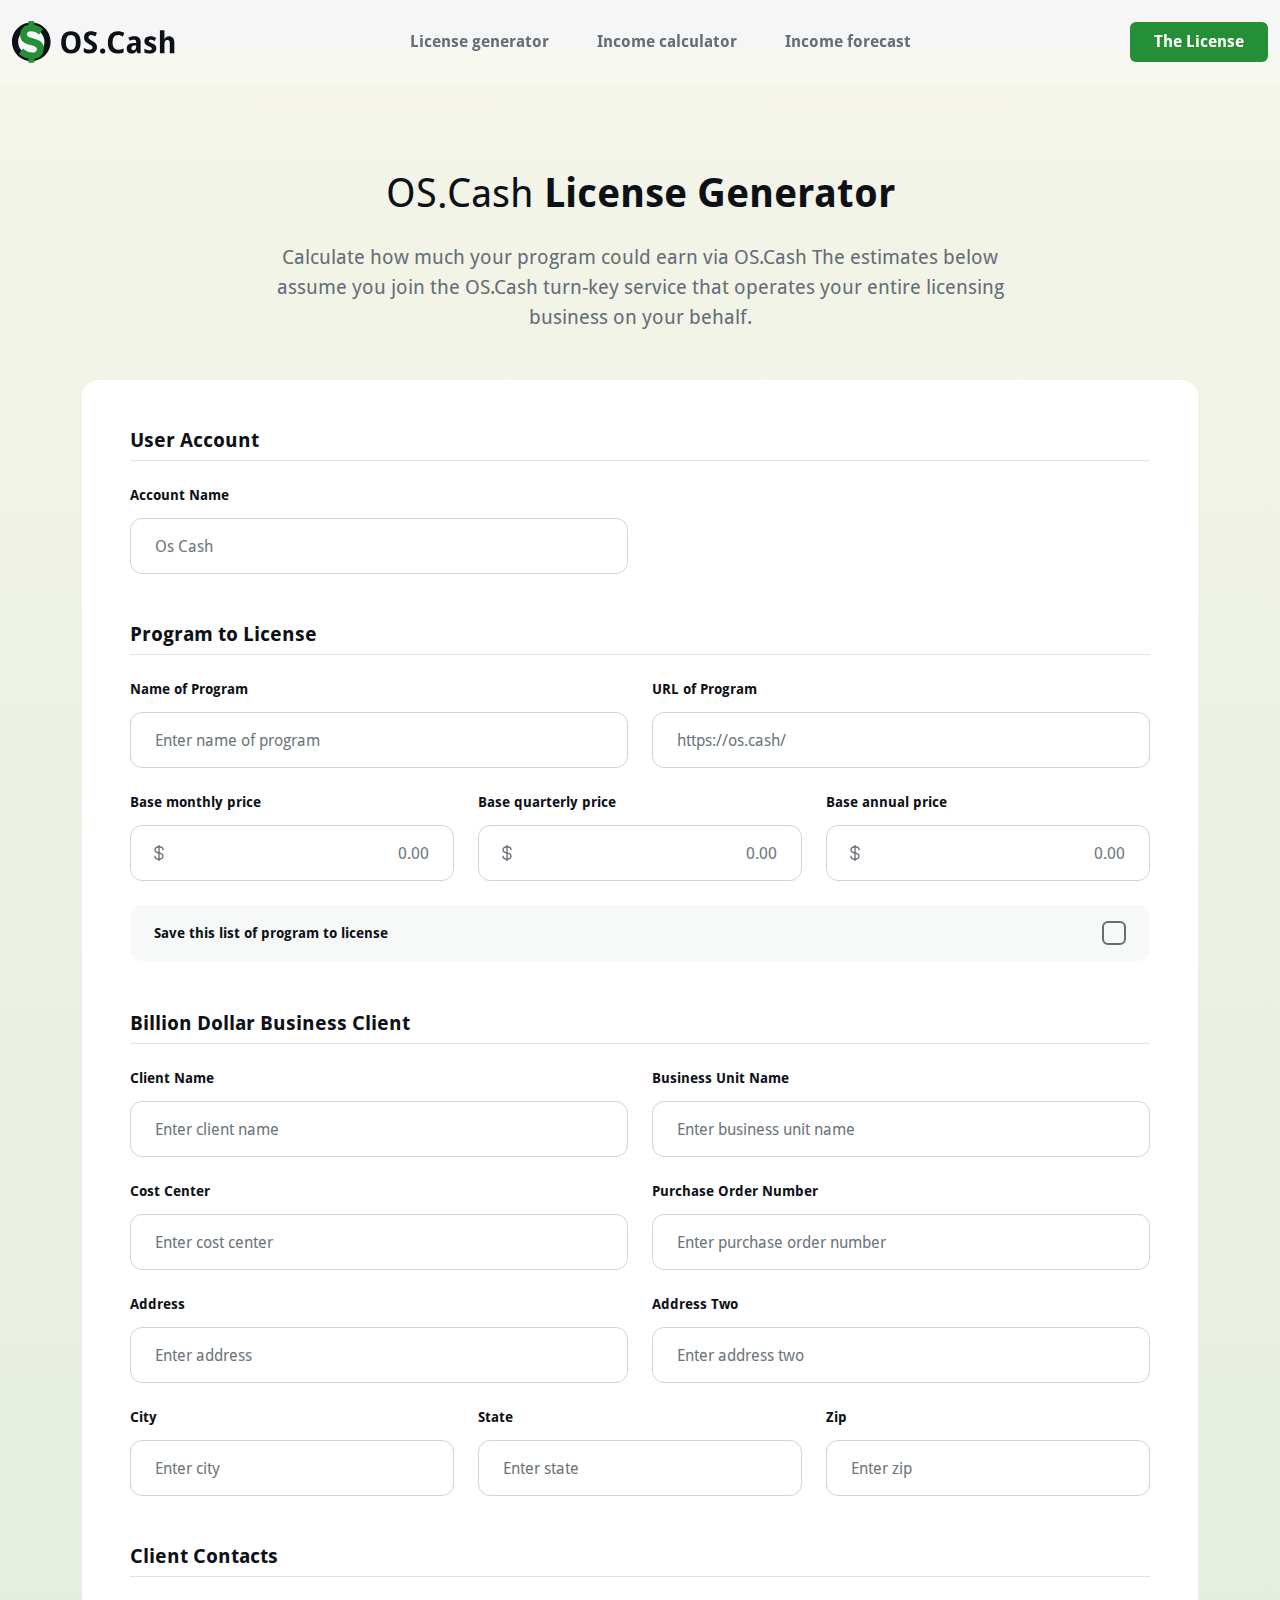
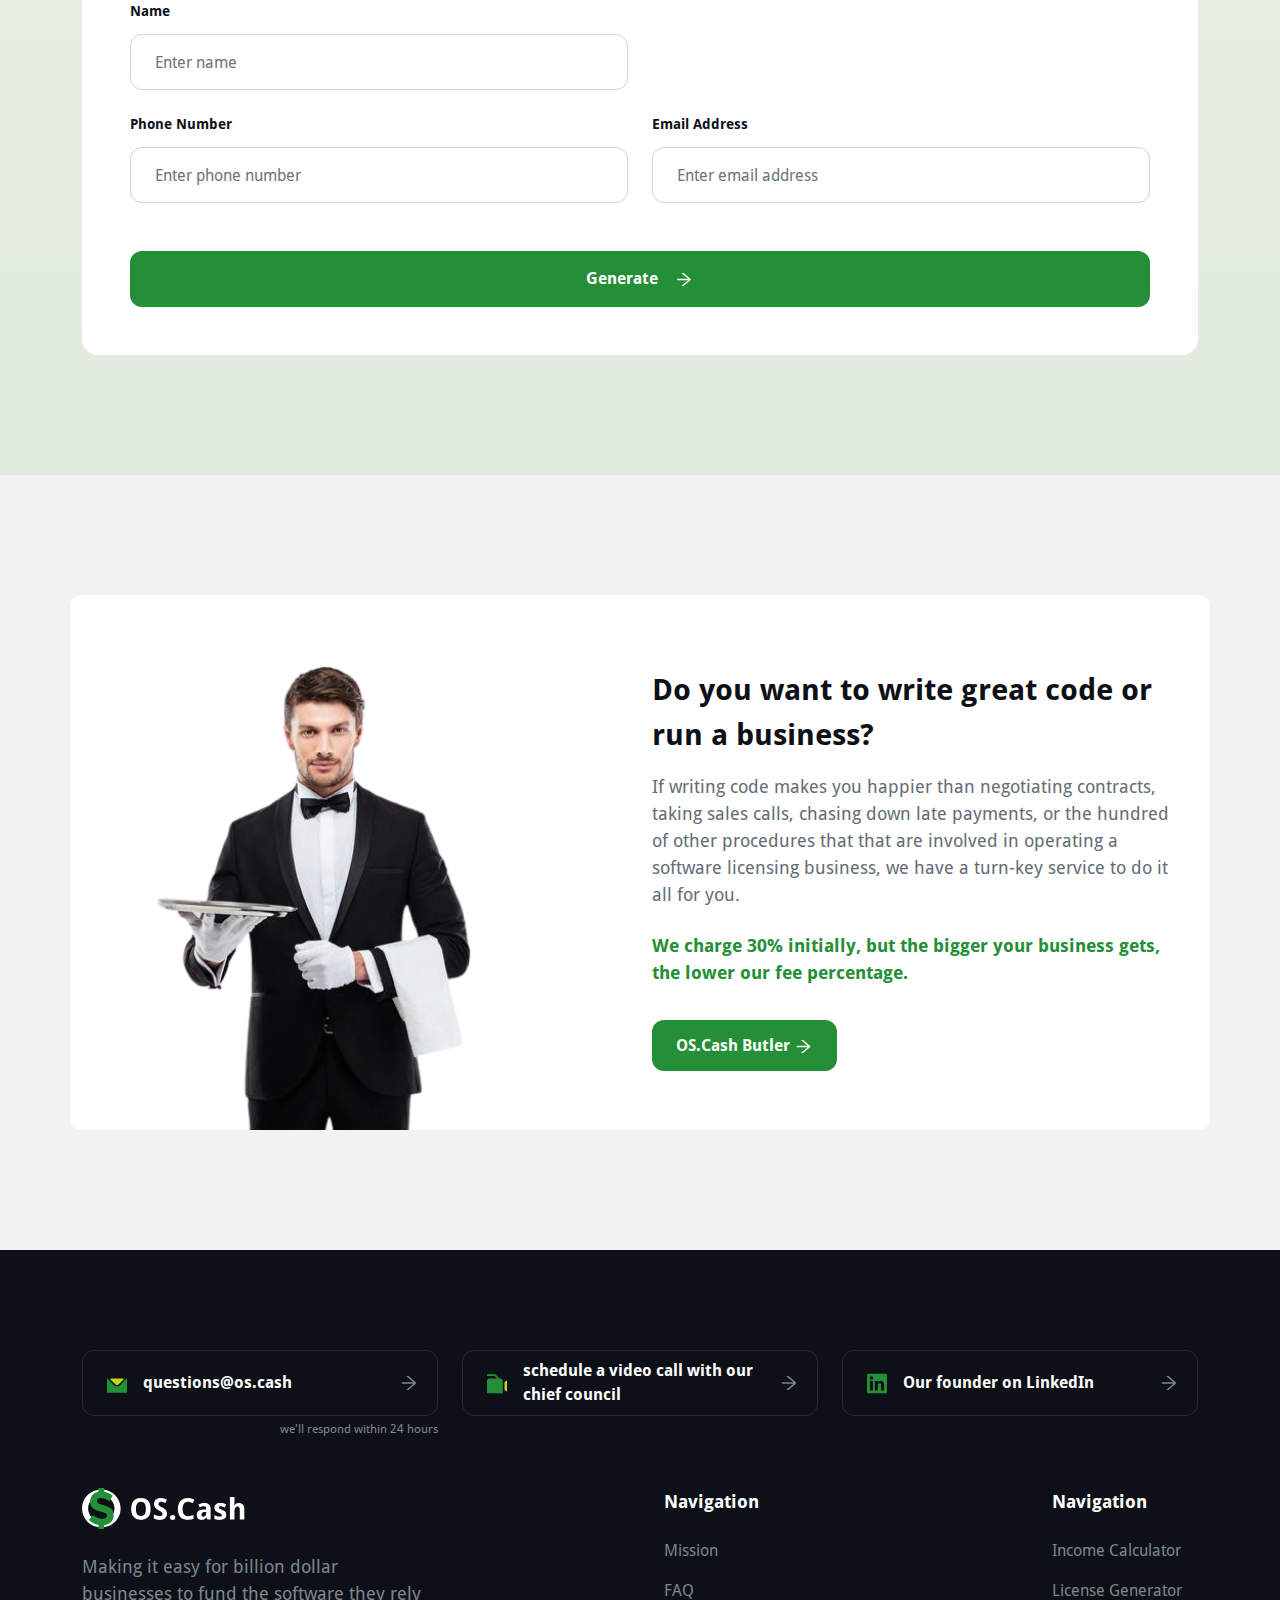
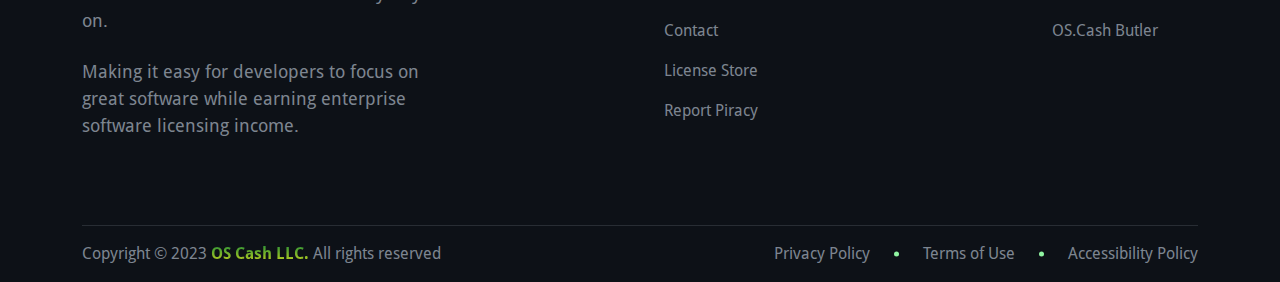
<file: license-generator.html>
<!DOCTYPE html>
<!--[if lt IE 7]>      <html class="no-js lt-ie9 lt-ie8 lt-ie7"> <![endif]-->
<!--[if IE 7]>         <html class="no-js lt-ie9 lt-ie8" lang="en-US"> <![endif]-->
<!--[if IE 8]>         <html class="no-js lt-ie9" lang="en-US"> <![endif]-->
<!--[if gt IE 8]><!-->
<!--<![endif]-->
<!--[if gte IE 9] <style type="text/css"> .gradient {filter: none;}</style><![endif]-->
<!--[if !IE]><html lang="en"><![endif]-->
<html lang="zxx" class="no-js">

<head>
    <meta charset="UTF-8">
    <meta http-equiv="X-UA-Compatible" content="IE=edge">
    <!-- Required meta tags for responsive -->
    <meta name="viewport" content="width=device-width, initial-scale=1, shrink-to-fit=no">
    <!-- The above 3 meta tags *must* come first in the head; any other head content must come *after* these tags -->
    <!-- Favicon and touch icons -->
    <link rel="icon" type="image/png" sizes="16x16" href="assets/img/favicon/favicon-16x16.png">
    <meta name="misapplication-TileColor" content="#ffffff">
    <meta name="theme-color" content="#ffffff">
    <!-- Twitter Card data -->
    <meta name="twitter:card" content="">
    <meta name="twitter:site" content="@twitter_username">
    <meta name="twitter:title" content="">
    <meta name="twitter:description" content="">
    <meta name="twitter:image" content="">
    <!-- Open Graph data -->
    <meta property="og:title" content="">
    <meta property="og:type" content="article">
    <meta property="og:url" content="">
    <meta property="og:image" content="">
    <meta property="og:description" content="">
    <meta property="og:site_name" content="R">
    <meta property="fb:admins" content="Facebook numeric ID">
    <!-- gmail verification -->
    <meta name="google-site-verification" content="">
    <!-- Website title -->
    <title>License Generator</title>
    <link rel="stylesheet" href="assets/css/animate.css">
    <link rel="stylesheet" href="assets/css/bootstrap.min.css">
    <!-- Main CSS -->
    <link rel="stylesheet" type="text/css" href="assets/css/style.css">
    <!-- jQuery (necessary for jQuery plugins) -->
    <script src="assets/js/jquery-3.6.1.min.js"></script>
</head>

<body>
    <!-- Main Coding Start Here -->

    <!-- page-wrapper -->
    <div class="page-wrapper bg-green-gradient">

        <!-- header -->
        <header>
            <nav class="navbar navbar-expand-lg bg-white-rgba py-3">
                <div class="container">
                    <a class="navbar-brand" href="index.html">
                        <img src="assets/img/logo.svg" alt="logo" class="img-fluid">
                    </a>
                    <button class="navbar-toggler border-0" type="button" data-bs-toggle="collapse"
                        data-bs-target="#navbarSupportedContent" aria-controls="navbarSupportedContent"
                        aria-expanded="false" aria-label="Toggle navigation">
                        <span class="navbar-toggler-icon"></span>
                    </button>
                    <div class="collapse navbar-collapse" id="navbarSupportedContent">
                        <ul class="navbar-nav m-auto py-4 py-lg-0">
                            <li class="nav-item mx-lg-4 mb-3 mb-lg-0">
                                <a class="text-clr-dark-2 fs-6 fw-bold text-decoration-none"
                                    href="license-generator.html">
                                    License generator
                                </a>
                            </li>
                            <li class="nav-item mx-lg-4 mb-3 mb-lg-0">
                                <a class="text-clr-dark-2 fs-6 fw-bold text-decoration-none"
                                    href="income-calculator.html">
                                    Income calculator
                                </a>
                            </li>
                            <li class="nav-item mx-lg-4 mb-3 mb-lg-0">
                                <a class="text-clr-dark-2 fs-6 fw-bold text-decoration-none"
                                    href="calculated-income-forecast.html">
                                    Income forecast
                                </a>
                            </li>
                        </ul>
                        <div class="d-flex">
                            <a class="os-btn bg-clr-green fs-6 fw-bold rounded text-white py-2 px-4"
                                href="license-generator.html">
                                The License
                            </a>
                        </div>
                    </div>
                </div>
            </nav>
        </header>
        <!--/ header -->




        <!-- calculator-area -->
        <section class="calculator-area section-padding-120">
            <div class="container">
                <div class="section-heading text-center mb-5 mw-70">
                    <h1 class="fs-1 text-clr-dark mb-4 wow fadeInUp" data-wow-duration="1s"
                            data-wow-delay="100ms">
                        OS.Cash <b>License Generator</b>
                    </h1>
                    <p class="fs-5 fw-normal lh-base text-clr-dark-2 wow fadeInUp" data-wow-duration="1s"
                            data-wow-delay="200ms">
                        Calculate how much your program could earn via OS.Cash
                        The estimates below assume you join the OS.Cash turn-key service that operates your entire
                        licensing business on your
                        behalf.
                    </p>
                </div>
                <div class="form-area p-48 bg-white rounded-4">
                    <form action="#">

                        <!-- user-account -->
                        <div class="user-account">
                            <div class="form-heading border-bottom mb-4">
                                <h3 class="fs-5 text-clr-dark fw-bold">User Account</h3>
                            </div>

                            <div class="row">
                                <div class="col-md-6">
                                    <div class="form-field mb-48">
                                        <label for="account-name"
                                            class="form-label d-block fs-14 text-clr-dark fw-bold pb-1">
                                            Account Name
                                        </label>
                                        <input type="text"
                                            class="form-control radius-12 text-clr-dark-2 fs-16 fw-normal h-56 px-4"
                                            id="account-name" placeholder="Os Cash">
                                    </div>
                                </div>
                            </div>

                            <!-- program-license -->
                            <div class="program-license mb-5">
                                <div class="form-heading border-bottom mb-4">
                                    <h3 class="fs-5 text-clr-dark fw-bold">
                                        Program to License
                                    </h3>
                                </div>
                                <div class="row">
                                    <div class="col-md-6">
                                        <div class="form-field mb-4">
                                            <label for="name-program"
                                                class="form-label d-block fs-14 text-clr-dark fw-bold pb-1">
                                                Name of Program
                                            </label>
                                            <input type="text"
                                                class="form-control radius-12 text-clr-dark-2 fs-16 fw-normal h-56 px-4"
                                                id="name-program" placeholder="Enter name of program">
                                        </div>
                                    </div>
                                    <div class="col-md-6">
                                        <div class="form-field mb-4">
                                            <label for="program-url"
                                                class="form-label d-block fs-14 text-clr-dark fw-bold pb-1">
                                                URL of Program
                                            </label>
                                            <input type="text"
                                                class="form-control radius-12 text-clr-dark-2 fs-16 fw-normal h-56 px-4"
                                                id="program-url" placeholder="https://os.cash/">
                                        </div>
                                    </div>
                                    <div class="col-md-6 col-lg-4">
                                        <div class="form-field mb-4">
                                            <label for="monthly-price"
                                                class="form-label d-block fs-14 text-clr-dark fw-bold pb-1">
                                                Base monthly price
                                            </label>
                                            <input type="text"
                                                class="form-control bg-doller-icon radius-12 text-clr-dark-2 fs-16 fw-normal h-56 px-4 text-end"
                                                id="monthly-price" placeholder="0.00">
                                        </div>
                                    </div>
                                    <div class="col-md-6 col-lg-4">
                                        <div class="form-field mb-4">
                                            <label for="quarterly-price"
                                                class="form-label d-block fs-14 text-clr-dark fw-bold pb-1">
                                                Base quarterly price
                                            </label>
                                            <input type="text"
                                                class="form-control bg-doller-icon radius-12 text-clr-dark-2 fs-16 fw-normal h-56 px-4 text-end"
                                                id="quarterly-price" placeholder="0.00">
                                        </div>
                                    </div>
                                    <div class="col-md-6 col-lg-4">
                                        <div class="form-field mb-4">
                                            <label for="annual-price"
                                                class="form-label d-block fs-14 text-clr-dark fw-bold pb-1">
                                                Base annual price
                                            </label>
                                            <input type="text"
                                                class="form-control bg-doller-icon radius-12 text-clr-dark-2 fs-16 fw-normal h-56 px-4 text-end"
                                                id="annual-price" placeholder="0.00">
                                        </div>
                                    </div>
                                </div>

                                <div class="form-field radio-buttons d-flex gap-4 flex-wrap">
                                    <div class="form-check ps-0 w-100">
                                        <label
                                            class="form-check-label text-clr-dark fs-14 fw-bold d-flex gap-2 align-items-center justify-content-between bg-clr-gray-rgba py-3 px-4 radius-12"
                                            for="save-list">
                                            Save this list of program to license
                                            <input class="form-check-input d-none" type="radio" name="save-list"
                                                id="save-list">
                                            <span class="normal-circle rounded"></span>
                                            <img src="assets/img/check-green.svg" alt="icon"
                                                class="active-circle rounded-0 border-0 img-fluid w-auto h-auto">
                                        </label>
                                    </div>
                                </div>
                            </div>
                            <!-- program-license -end -->

                            <!-- billion-dollar-business-client -->
                            <div class="billion-dollar-business-client mb-5">
                                <div class="form-heading border-bottom mb-4">
                                    <h3 class="fs-5 text-clr-dark fw-bold">
                                        Billion Dollar Business Client
                                    </h3>
                                </div>
                                <div class="row">
                                    <div class="col-md-6">
                                        <div class="form-field mb-4">
                                            <label for="client-name"
                                                class="form-label d-block fs-14 text-clr-dark fw-bold pb-1">
                                                Client Name
                                            </label>
                                            <input type="text"
                                                class="form-control radius-12 text-clr-dark-2 fs-16 fw-normal h-56 px-4"
                                                id="client-name" placeholder="Enter client name">
                                        </div>
                                    </div>
                                    <div class="col-md-6">
                                        <div class="form-field mb-4">
                                            <label for="business-unit-name"
                                                class="form-label d-block fs-14 text-clr-dark fw-bold pb-1">
                                                Business Unit Name
                                            </label>
                                            <input type="text"
                                                class="form-control radius-12 text-clr-dark-2 fs-16 fw-normal h-56 px-4"
                                                id="business-unit-name" placeholder="Enter business unit name">
                                        </div>
                                    </div>
                                    <div class="col-md-6">
                                        <div class="form-field mb-4">
                                            <label for="cost-center"
                                                class="form-label d-block fs-14 text-clr-dark fw-bold pb-1">
                                                Cost Center
                                            </label>
                                            <input type="text"
                                                class="form-control radius-12 text-clr-dark-2 fs-16 fw-normal h-56 px-4"
                                                id="cost-center" placeholder="Enter cost center">
                                        </div>
                                    </div>
                                    <div class="col-md-6">
                                        <div class="form-field mb-4">
                                            <label for="purchase-order-number"
                                                class="form-label d-block fs-14 text-clr-dark fw-bold pb-1">
                                                Purchase Order Number
                                            </label>
                                            <input type="text"
                                                class="form-control radius-12 text-clr-dark-2 fs-16 fw-normal h-56 px-4"
                                                id="purchase-order-number" placeholder="Enter purchase order number">
                                        </div>
                                    </div>
                                    <div class="col-md-6">
                                        <div class="form-field mb-4">
                                            <label for="address"
                                                class="form-label d-block fs-14 text-clr-dark fw-bold pb-1">
                                                Address
                                            </label>
                                            <input type="text"
                                                class="form-control radius-12 text-clr-dark-2 fs-16 fw-normal h-56 px-4"
                                                id="address" placeholder="Enter address">
                                        </div>
                                    </div>
                                    <div class="col-md-6">
                                        <div class="form-field mb-4">
                                            <label for="address2"
                                                class="form-label d-block fs-14 text-clr-dark fw-bold pb-1">
                                                Address Two
                                            </label>
                                            <input type="text"
                                                class="form-control radius-12 text-clr-dark-2 fs-16 fw-normal h-56 px-4"
                                                id="address2" placeholder="Enter address two">
                                        </div>
                                    </div>
                                    <div class="col-md-6 col-lg-4">
                                        <div class="form-field mb-4 mb-lg-0">
                                            <label for="City"
                                                class="form-label d-block fs-14 text-clr-dark fw-bold pb-1">
                                                City
                                            </label>
                                            <input type="text"
                                                class="form-control radius-12 text-clr-dark-2 fs-16 fw-normal h-56 px-4"
                                                id="City" placeholder="Enter city">
                                        </div>
                                    </div>
                                    <div class="col-md-6 col-lg-4">
                                        <div class="form-field mb-4 mb-lg-0">
                                            <label for="State"
                                                class="form-label d-block fs-14 text-clr-dark fw-bold pb-1">
                                                State
                                            </label>
                                            <input type="text"
                                                class="form-control radius-12 text-clr-dark-2 fs-16 fw-normal h-56 px-4"
                                                id="State" placeholder="Enter state">
                                        </div>
                                    </div>
                                    <div class="col-md-6 col-lg-4">
                                        <div class="form-field mb-4 mb-lg-0">
                                            <label for="Zip"
                                                class="form-label d-block fs-14 text-clr-dark fw-bold pb-1">
                                                Zip
                                            </label>
                                            <input type="text"
                                                class="form-control radius-12 text-clr-dark-2 fs-16 fw-normal h-56 px-4"
                                                id="Zip" placeholder="Enter zip">
                                        </div>
                                    </div>
                                </div>

                            </div>
                            <!-- billion-dollar-business-client -end -->


                            <!-- client-contacts -->
                            <div class="client-contacts mb-4">
                                <div class="form-heading border-bottom mb-4">
                                    <h3 class="fs-5 text-clr-dark fw-bold">
                                        Client Contacts
                                    </h3>
                                </div>

                                <div class="row">
                                    <div class="col-md-6">
                                        <div class="form-field mb-4">
                                            <label for="name"
                                                class="form-label d-block fs-14 text-clr-dark fw-bold pb-1">
                                                Name
                                            </label>
                                            <input type="text"
                                                class="form-control radius-12 text-clr-dark-2 fs-16 fw-normal h-56 px-4"
                                                id="name" placeholder="Enter name">
                                        </div>
                                    </div>
                                    <div class="col-md-6"></div>
                                    <div class="col-md-6">
                                        <div class="form-field mb-4">
                                            <label for="phone-number"
                                                class="form-label d-block fs-14 text-clr-dark fw-bold pb-1">
                                                Phone Number
                                            </label>
                                            <input type="text"
                                                class="form-control radius-12 text-clr-dark-2 fs-16 fw-normal h-56 px-4"
                                                id="phone-number" placeholder="Enter phone number">
                                        </div>
                                    </div>
                                    <div class="col-md-6">
                                        <div class="form-field mb-4">
                                            <label for="email-address"
                                                class="form-label d-block fs-14 text-clr-dark fw-bold pb-1">
                                                Email Address
                                            </label>
                                            <input type="text"
                                                class="form-control radius-12 text-clr-dark-2 fs-16 fw-normal h-56 px-4"
                                                id="email-address" placeholder="Enter email address">
                                        </div>
                                    </div>
                                </div>

                            </div>
                            <!-- client-contacts -end -->


                        </div>
                        <!-- user-account -end -->

                        <button type="button" id="Generate"
                            class="os-btn fs-6 fw-bold text-white bg-clr-green h-56 radius-12 green-dashed-border d-flex gap-3 align-items-center justify-content-center w-100">
                            Generate
                            <svg xmlns="http://www.w3.org/2000/svg" width="20" height="19" viewBox="0 0 20 19"
                                fill="none">
                                <path
                                    d="M16.624 9.04707L9.61406 2.96299C9.56025 2.9166 9.4916 2.89062 9.41924 2.89062H7.77715C7.63984 2.89062 7.57676 3.06133 7.68066 3.15039L14.1785 8.79102L3.32031 8.79102C3.23867 8.79102 3.17188 8.85781 3.17188 8.93945L3.17188 10.0527C3.17188 10.1344 3.23867 10.2012 3.32031 10.2012L14.1767 10.2012L7.67881 15.8418C7.5749 15.9327 7.63799 16.1016 7.77529 16.1016H9.47305C9.5083 16.1016 9.54355 16.0886 9.56953 16.0645L16.624 9.94512C16.6883 9.88926 16.7398 9.82027 16.7751 9.74281C16.8103 9.66535 16.8286 9.58122 16.8286 9.49609C16.8286 9.41097 16.8103 9.32684 16.7751 9.24938C16.7398 9.17192 16.6883 9.10293 16.624 9.04707Z"
                                    fill="white" />
                            </svg>
                        </button>

                    </form>
                </div>
            </div>
        </section>
        <!-- calculator-area -end -->



        <!-- common-block -->
        <section class="common-block section-padding-120 bg-clr-green-light">
            <div class="container">
                <div class="row bg-white radius-12 px-4 align-items-end">
                    <div class="col-lg-6">
                        <div class="block-img text-center mb-4 mb-lg-0 text-lg-start">
                            <img src="assets/img/common-block-img.png" alt="image" class="img-fluid">
                        </div>
                    </div>
                    <div class="col-lg-6">
                        <div class="block-info py-5 my-4">
                            <h3 class="fs-30 fw-bold text-clr-dark lh-base mb-3">
                                Do you want to write great code or run a business?
                            </h3>
                            <p class="fs-18 text-clr-dark-2 lh-base fw-normal mb-4">
                                If writing code makes you happier than negotiating contracts, taking sales calls,
                                chasing down late payments, or the
                                hundred of other procedures that that are involved in operating a software licensing
                                business, we have a turn-key
                                service to do it all for you.
                            </p>
                            <p class="fs-18 fw-bold text-clr-green lh-base mb-5">
                                We charge 30% initially, but the bigger your business gets, the lower our fee
                                percentage.
                            </p>

                            <a href="#" class="os-btn fs-6 fw-bold text-white bg-clr-green radius-12 py-3 px-4">
                                OS.Cash Butler
                                <svg xmlns="http://www.w3.org/2000/svg" width="19" height="19" viewBox="0 0 19 19"
                                    fill="none">
                                    <path
                                        d="M16.124 9.04707L9.11406 2.96299C9.06025 2.9166 8.9916 2.89062 8.91924 2.89062H7.27715C7.13984 2.89062 7.07676 3.06133 7.18066 3.15039L13.6785 8.79102H2.82031C2.73867 8.79102 2.67188 8.85781 2.67188 8.93945V10.0527C2.67188 10.1344 2.73867 10.2012 2.82031 10.2012H13.6767L7.17881 15.8418C7.0749 15.9327 7.13799 16.1016 7.27529 16.1016H8.97305C9.0083 16.1016 9.04355 16.0886 9.06953 16.0645L16.124 9.94512C16.1883 9.88926 16.2398 9.82027 16.2751 9.74281C16.3103 9.66535 16.3286 9.58122 16.3286 9.49609C16.3286 9.41097 16.3103 9.32684 16.2751 9.24938C16.2398 9.17192 16.1883 9.10293 16.124 9.04707Z"
                                        fill="white" />
                                </svg>
                            </a>
                        </div>
                    </div>
                </div>
            </div>
        </section>
        <!-- common-block -end -->

    </div>
    <!-- page-wrapper -end -->


    <!-- footer -->
    <footer class="footer-area pt-100 bg-clr-dark">
        <div class="container">
            <div class="footer-top pb-5">
                <ul
                    class="contact-list list-unstyled mb-0 d-flex gap-4 flex-wrap flex-lg-nowrap justify-content-lg-between">
                    <li class="list-item w-100">
                        <a href="mailto:questions@os.cash"
                            class="border-1-dark3 text-white d-flex justify-content-between text-decoration-none fs-6 fw-bold py-2 px-4 w-100 radius-12 h-100">
                            <span class="d-flex gap-3 align-items-center">
                                <img src="assets/img/email.svg" alt="icon" class="img-fluid">
                                questions@os.cash
                            </span>
                            <img src="assets/img/arrow-right.svg" alt="icon" class="right-arrow img-fluid">
                        </a>
                        <p class="note pt-1 mb-0 text-clr-gray fs-12 text-end">
                            we'll respond within 24 hours
                        </p>
                    </li>
                    <li class="list-item w-100">
                        <a href="#"
                            class="border-1-dark3 text-white d-flex justify-content-between text-decoration-none fs-6 fw-bold py-2 px-4 w-100 radius-12 h-100">
                            <span class="d-flex gap-3 align-items-center">
                                <img src="assets/img/video-camera.svg" alt="icon" class="img-fluid">
                                schedule a video call with our <br> chief council
                            </span>
                            <img src="assets/img/arrow-right.svg" alt="icon" class="right-arrow img-fluid">
                        </a>
                    </li>
                    <li class="list-item w-100">
                        <a href="#"
                            class="border-1-dark3 text-white d-flex justify-content-between text-decoration-none fs-6 fw-bold py-2 px-4 w-100 radius-12 h-100">
                            <span class="d-flex gap-3 align-items-center">
                                <img src="assets/img/linkdn.svg" alt="icon" class="img-fluid">
                                Our founder on LinkedIn
                            </span>
                            <img src="assets/img/arrow-right.svg" alt="icon" class="right-arrow img-fluid">
                        </a>
                    </li>
                </ul>
            </div>
            <div class="footer-widget-area pt-4 pb-70">
                <div class="row gx-lg-5">
                    <div class="col-xl-4 col-md-6">
                        <div class="widget mb-4 mb-md-0">
                            <a href="index.html" class="d-block mb-4">
                                <img src="assets/img/logo-footer.svg" alt="footer logo" class="img-fluid">
                            </a>
                            <p class="fs-18 fw-normal text-clr-gray mb-4">
                                Making it easy for billion dollar businesses to fund the software they rely on.
                            </p>
                            <p class="fs-18 fw-normal text-clr-gray">
                                Making it easy for developers to focus on great software while earning enterprise
                                software licensing income.
                            </p>
                        </div>
                    </div>
                    <div class="col-xl-2 offset-xl-2 col-md-6">
                        <div class="widget mb-4 mb-md-0">
                            <h4 class="widget-title fs-18 fw-bold text-white lh-base mb-4">
                                Navigation
                            </h4>
                            <ul class="footer-menu-list list-unstyled mb-0">
                                <li class="mb-3">
                                    <a href="#" class="text-clr-gray fs-6 fw-normal text-decoration-none">
                                        Mission
                                    </a>
                                </li>
                                <li class="mb-3">
                                    <a href="#" class="text-clr-gray fs-6 fw-normal text-decoration-none">
                                        FAQ
                                    </a>
                                </li>
                                <li class="mb-3">
                                    <a href="#" class="text-clr-gray fs-6 fw-normal text-decoration-none">
                                        Contact
                                    </a>
                                </li>
                                <li class="mb-3">
                                    <a href="license-generator.html"
                                        class="text-clr-gray fs-6 fw-normal text-decoration-none">
                                        License Store
                                    </a>
                                </li>
                                <li class="mb-0">
                                    <a href="calculated-income-forecast.html"
                                        class="text-clr-gray fs-6 fw-normal text-decoration-none">
                                        Report Piracy
                                    </a>
                                </li>
                            </ul>
                        </div>
                    </div>
                    <div class="col-xl-2 offset-xl-2 col-md-6">
                        <div class="widget">
                            <h4 class="widget-title fs-18 fw-bold text-white lh-base mb-4">
                                Navigation
                            </h4>
                            <ul class="footer-menu-list list-unstyled mb-0">
                                <li class="mb-3">
                                    <a href="income-calculator.html"
                                        class="text-clr-gray fs-6 fw-normal text-decoration-none">
                                        Income Calculator
                                    </a>
                                </li>
                                <li class="mb-3">
                                    <a href="license-generator.html"
                                        class="text-clr-gray fs-6 fw-normal text-decoration-none">
                                        License Generator
                                    </a>
                                </li>
                                <li class="mb-0">
                                    <a href="calculated-income-forecast.html"
                                        class="text-clr-gray fs-6 fw-normal text-decoration-none">
                                        OS.Cash Butler
                                    </a>
                                </li>
                            </ul>
                        </div>
                    </div>
                </div>
            </div>
            <div class="copyright py-3">
                <div class="row">
                    <div class="col-lg-6">
                        <p class="fs-6 fw-normal text-clr-gray mb-3 mb-lg-0 text-center text-lg-start">
                            Copyright © 2023 <a href="#" class="copyright-link fw-bold text-decoration-none">OS Cash
                                LLC.</a> All
                            rights reserved
                        </p>
                    </div>
                    <div class="col-lg-6">
                        <ul
                            class="footer-menu-list list-unstyled mb-0 d-flex gap-2 gap-lg-4 flex-wrap align-items-center justify-content-center justify-content-lg-end">
                            <li class="">
                                <a href="#" class="text-clr-gray fs-6 fw-normal text-decoration-none">
                                    Privacy Policy
                                </a>
                            </li>
                            <li class="">
                                <a href="#"
                                    class="text-clr-gray fs-6 fw-normal text-decoration-none d-flex gap-2 gap-lg-4">
                                    <img src="assets/img/dot-icon.svg" alt="icon" class="img-fluid">
                                    Terms of Use
                                </a>
                            </li>
                            <li class="">
                                <a href="#"
                                    class="text-clr-gray fs-6 fw-normal text-decoration-none d-flex gap-2 gap-lg-4">
                                    <img src="assets/img/dot-icon.svg" alt="icon" class="img-fluid">
                                    Accessibility Policy
                                </a>
                            </li>
                        </ul>
                    </div>
                </div>
            </div>
        </div>
    </footer>
    <!-- footer -end -->





    <!-- Main Coding End -->
    <!-- Include all compiled plugins (below), or include individual files as needed -->
    <script src="assets/js/wow.min.js"></script>
    <script src="assets/js/bootstrap.bundle.min.js"></script>
    <script src="assets/js/five-star-ratting.js"></script>
    <script src="assets/js/apexcharts.min.js"></script>
    <script src="assets/js/chart-init.js"></script>
    <!-- Script JS -->
    <script src="assets/js/script.js"></script>

    <!-- <h1 class="wow fadeInDown" data-wow-duration="1.5s" data-wow-delay="300ms">
        Hello
    </h1> -->
</body>

</html>
</file>
<file: assets/fonts/fonts.css>
@font-face {
    font-family: 'Droid Sans';
    src: url('DroidSans.woff2') format('woff2'),
        url('DroidSans.woff') format('woff');
    font-weight: normal;
    font-style: normal;
    font-display: swap;
}

@font-face {
    font-family: 'Droid Sans';
    src: url('DroidSans-Bold.woff2') format('woff2'),
        url('DroidSans-Bold.woff') format('woff');
    font-weight: bold;
    font-style: normal;
    font-display: swap;
}
</file>
<file: assets/css/style.css>
/** @Main scss for (Template/Project Name) @project     - Project Name @author      -  @created_by  - Md Afzal Hossain Patwary @created_at  -  @modified_by - */
/* fonts import */
@import url(../fonts/fonts.css);
/* fonts import -END */
/* reset, root */
* { padding: 0; margin: 0; -webkit-box-sizing: border-box; box-sizing: border-box; }

body { background-color: #F2F2F2; font-family: 'Droid Sans'; overflow-x: hidden !important; }

:root { --dark: #0D1117; --dark-2: #656D76; --dark-3: #282D34; --green: #248F37; --green-light: #F2F2F2; --green-light2: #E9F4EB; --gray: #7D8590; --yellow: #C5D31E; }

/* reset, root - END */
@media (min-width: 1400px) { .container { max-width: 1140px; } }

/* helper , base classes */
.text-clr-dark { color: var(--dark); }

.text-clr-dark-2 { color: var(--dark-2); }

.text-clr-green { color: var(--green); }

.text-clr-green-light { color: var(--green-light); }

.text-clr-green-light2 { color: var(--green-light2); }

.text-clr-gray { color: var(--gray); }

.text-clr-yellow { color: var(--yellow); }

.bg-clr-dark { background-color: var(--dark); }

.bg-clr-dark-2 { background-color: var(--dark-2); }

.bg-clr-green { background-color: var(--green); }

.bg-clr-green-light { background-color: var(--green-light); }

.bg-clr-green-light2 { background-color: var(--green-light2); }

.bg-green-rgba { background: rgba(36, 143, 55, 0.1); }

.bg-green-gradient { background: -webkit-gradient(linear, left bottom, left top, from(#DAE7DC), to(#F4F5E8)); background: linear-gradient(0deg, #DAE7DC 0%, #F4F5E8 100%); }

.bg-white-rgba { background-color: rgba(255, 255, 255, 0.3); }

.bg-clr-yellow { background-color: var(--yellow); }

.bg-clr-gray { background-color: #E7E7E8; }

.bg-clr-gray-rgba { background-color: #F7F8F8; }

.fs-8 { font-size: 8px; }

.fs-10 { font-size: 10px; }

.fs-12 { font-size: 12px; }

.fs-14 { font-size: 14px; }

.fs-18 { font-size: 18px; }
@media (max-width: 991px) { .fs-18 { font-size: 16px; } }

.fs-30 { font-size: 30px; }
@media (max-width: 991px) { .fs-30 { font-size: 26px; } }
@media (max-width: 575px) { .fs-30 { font-size: 22px; } }

.fs-36 { font-size: 36px; }
@media (max-width: 991px) { .fs-36 { font-size: 32px; } }
@media (max-width: 575px) { .fs-36 { font-size: 28px; } }

.fs-54 { font-size: 54px; }
@media (max-width: 991px) { .fs-54 { font-size: 45px; } }
@media (max-width: 575px) { .fs-54 { font-size: 40px; } }

.fs-60 { font-size: 3.75rem; line-height: 140%; }
@media (max-width: 991px) { .fs-60 { font-size: 3rem; } }
@media (max-width: 575px) { .fs-60 { font-size: 2rem; } }

.fw-medium { font-weight: 500; }

.fw-semi-bold { font-weight: 600; }

.box-shadow { -webkit-box-shadow: 0px 15px 40px rgba(22, 8, 49, 0.1); box-shadow: 0px 15px 40px rgba(22, 8, 49, 0.1); }

.box-shadow2 { -webkit-box-shadow: 0px 7px 40px rgba(0, 0, 0, 0.05); box-shadow: 0px 7px 40px rgba(0, 0, 0, 0.05); }

.radius-8 { border-radius: 8px; }

.radius-12 { border-radius: 12px; }

.radius-25 { border-radius: 25px; }

.os-btn { -webkit-transition: all 0.2s ease-out; transition: all 0.2s ease-out; text-decoration: none; }
.os-btn svg { -webkit-transition: all 0.2s ease-out; transition: all 0.2s ease-out; }
.os-btn.border-btn { border: 1px solid var(--green); }
.os-btn:hover { background-color: var(--green); color: #fff; }
.os-btn:hover svg * { fill: #fff; }
.os-btn:hover.bg-clr-green { background-color: #d6efdb; color: var(--green) !important; }
.os-btn:hover.bg-clr-green svg * { fill: var(--green); }
.os-btn:hover.border-btn { border: 1px solid var(--green); }

.btn:focus, .navbar-toggler:focus, button:focus { outline: none !important; -webkit-box-shadow: none !important; box-shadow: none !important; }

.section-padding-120 { padding: 120px 0; }
@media (max-width: 991px) { .section-padding-120 { padding: 80px 0; } }

.p-48 { padding: 48px; }
@media (max-width: 991px) { .p-48 { padding: 30px; } }
@media (max-width: 767px) { .p-48 { padding: 20px; } }

.pt-100 { padding-top: 100px; }
@media (max-width: 991px) { .pt-100 { padding-top: 70px; } }

.pt-70 { padding-top: 70px; }
@media (max-width: 991px) { .pt-70 { padding-top: 55px; } }

.pb-70 { padding-bottom: 70px; }
@media (max-width: 991px) { .pb-70 { padding-bottom: 55px; } }

.pb-60 { padding-bottom: 60px; }
@media (max-width: 991px) { .pb-60 { padding-bottom: 50px; } }

.mb-48 { margin-bottom: 48px; }
@media (max-width: 991px) { .mb-48 { margin-bottom: 30px; } }

.h-56 { height: 56px; }

.green-border { border: 1px solid var(--green); }

.green-dashed-border { border: 1px dashed #248F37; }

.border-1-dark3 { border: 1px solid var(--dark-3); }

.mw-70 { max-width: 70%; margin-left: auto; margin-right: auto; }
@media (max-width: 991px) { .mw-70 { max-width: 100%; } }

.box-shadow-1 { -webkit-box-shadow: 5px 10px 20px 0px rgba(13, 17, 23, 0.08); box-shadow: 5px 10px 20px 0px rgba(13, 17, 23, 0.08); }

/* helper , base classes  - END*/
/* header css*/
.navbar { -webkit-transition: all 0.3s ease-out; transition: all 0.3s ease-out; position: fixed; top: 0; left: 0; width: 100%; z-index: 100; }
@media (max-width: 991px) { .navbar { background-color: #fff; } }
.navbar .container { max-width: 1704px; }
.navbar .navbar-nav .nav-item a { -webkit-transition: all 0.2s ease; transition: all 0.2s ease; }
.navbar .navbar-nav .nav-item a:hover { color: var(--green); }

.fixed { position: fixed; top: 0; left: 0; width: 100%; z-index: 100; background-color: rgba(227, 233, 192, 0.8); -webkit-filter: blur(0.8); filter: blur(0.8); }
.fixed .navbar-nav .nav-item a { color: var(--green); }

/* header css  - END*/
.banner { margin-top: 100px; }

.home-gradient-bg { background-image: url(../img/home-gradient-bg.png); background-size: cover; background-position: center; }

.info-box { -webkit-transition: all 0.3s linear; transition: all 0.3s linear; padding: 1px; position: relative; }
.info-box .right-arrow { -webkit-transition: all 0.3s linear; transition: all 0.3s linear; -ms-flex-negative: 0; flex-shrink: 0; position: absolute; right: 20px; }
.info-box small { padding-right: 28px; }
.info-box .info-box-inner { background: transparent; border: 1px solid rgba(13, 17, 23, 0.15); -webkit-transition: all 0.3s linear; transition: all 0.3s linear; }
.info-box:hover { background: -webkit-gradient(linear, left top, right top, from(#248F37), to(#C5D31E)); background: linear-gradient(to right, #248F37, #C5D31E); }
.info-box:hover .right-arrow { right: 15px; }
.info-box:hover .right-arrow * { fill: #248F37; }
.info-box:hover .info-box-inner { border-color: transparent; background: -webkit-gradient(linear, left top, right top, from(#FFFFFF), to(#fff)); background: linear-gradient(to right, #FFFFFF, #fff); }

.videos-wrapper { border-radius: 24px; background: linear-gradient(107deg, rgba(36, 143, 55, 0.2) 0%, rgba(197, 211, 30, 0.2) 100%); padding: 8px; }
.videos-wrapper .videos-player { margin-top: -13px; }
.videos-wrapper .videos-player .thumb { border-radius: 0 0 24px 24px; }
.videos-wrapper .videos-player iframe { border-radius: 0 0 24px 24px; }
@media (max-width: 991px) { .videos-wrapper .videos-player iframe { height: 400px !important; } }

.single-service { -webkit-transition: all 0.2s linear; transition: all 0.2s linear; cursor: pointer; }
.single-service:hover { border-color: var(--green) !important; -webkit-transform: translateY(-3px); transform: translateY(-3px); }

.estimate-earning { background: -webkit-gradient(linear, left top, left bottom, from(#FDFDF8), to(#F6FAF5)); background: linear-gradient(to bottom, #FDFDF8 0%, #F6FAF5 100%); }

.software-licensing { background: -webkit-gradient(linear, left bottom, left top, from(#DAE7DC), to(#F4F5E8)); background: linear-gradient(0deg, #DAE7DC 0%, #F4F5E8 100%); }

/* form css */
.form-field .normal-circle { width: 24px; height: 24px; border-radius: 50%; border: 2px solid #656D76; }
.form-field .active-circle { width: 24px; height: 24px; border-radius: 50%; border: 2px solid var(--green); display: -webkit-box; display: -ms-flexbox; display: flex; -webkit-box-pack: center; -ms-flex-pack: center; justify-content: center; -webkit-box-align: center; -ms-flex-align: center; align-items: center; display: none; }
.form-field .active-circle .active-inner-circle { width: 14px; height: 14px; border-radius: 50%; background-color: var(--green); display: block; }
.form-field .form-control:focus, .form-field .form-check-input:focus { -webkit-box-shadow: none !important; box-shadow: none !important; border-color: var(--green); }
.form-field .form-control:checked ~ .active-circle, .form-field .form-check-input:checked ~ .active-circle { display: -webkit-box !important; display: -ms-flexbox !important; display: flex !important; }
.form-field .form-control:checked ~ .normal-circle, .form-field .form-check-input:checked ~ .normal-circle { display: none !important; }
.form-field .bg-doller-icon { background-image: url(../img/dollar.svg); background-repeat: no-repeat; background-size: auto; background-position: 20px center; }

.table-wrapper .table-responsivs table th, .table-wrapper .table-responsivs table td { padding: 0; border: 0; }
.table-wrapper .table-responsivs table .green-border-left, .table-wrapper .table-responsivs table .green-border-right { background-color: #EFFFF2; }
.table-wrapper .table-responsivs table .green-border-left { border: 1px solid var(--green); border-radius: 12px 0 0 0; }
.table-wrapper .table-responsivs table .green-border-right { border: 1px solid var(--green); border-radius: 0 12px 0 0; border-left: 0; }
.table-wrapper .table-responsivs table .table-data { padding: 15px 20px; }
.table-wrapper .table-responsivs table tbody .table-data { border: 1px solid var(--dark-2); }
.table-wrapper .table-responsivs table .rl-12 { border-radius: 0 0 0 12px; }
.table-wrapper .table-responsivs table .rr-12 { border-radius: 0 0 12px 0; }

.emoji-ratting img { cursor: pointer; }

.star.selected svg * { fill: #000; }

.alternative-rattings { display: grid; grid-template-columns: 350px auto auto auto auto; gap: 20px; }
@media (max-width: 1200px) { .alternative-rattings { grid-template-columns: auto auto auto auto auto; gap: 12px; }
  .alternative-rattings .fs-14 { font-size: 12px; } }
@media (max-width: 991px) { .alternative-rattings { grid-template-columns: auto auto auto; margin-bottom: 30px; } }
@media (max-width: 767px) { .alternative-rattings { display: block; }
  .alternative-rattings .fs-14 { font-size: 14px; } }

.emoji-with-toltip .toltip-text { background-image: url(../img/tooltip-bg.svg); background-size: contain; background-repeat: no-repeat; background-position: center; font-size: 8px; color: #fff; display: block; width: 33px; height: 24px; text-align: center; line-height: 23px; top: -14px; left: -4px !important; visibility: hidden; opacity: 0; -webkit-transition: all 0.3s linear; transition: all 0.3s linear; }
.emoji-with-toltip .emoji-icon { border: 1px solid transparent; border-radius: 4px; display: block; -webkit-transition: all 0.3s linear; transition: all 0.3s linear; width: 26px; height: 26px; text-align: center; }
.emoji-with-toltip:hover .toltip-text, .emoji-with-toltip:hover .emoji-icon { visibility: visible; opacity: 1; border-color: var(--green); }
.emoji-with-toltip:hover .emoji-icon { margin-top: 6px; }

/* form css  - END*/
/* progressbar css  */
.approval-list .approval-list-item { background-color: #F0F0F1; }

.single-scale { display: grid; grid-template-columns: 1fr 120px; grid-gap: 15px; }
@media (max-width: 991px) { .single-scale { display: block; } }

.scale-points { margin-top: -2px; }
.scale-points .point-wrap { width: 25px; }
.scale-points .point-wrap .point-number { -webkit-transform: rotate(90deg); transform: rotate(90deg); margin-top: -2px; }

.scalebar-item .progress-bar.yellow-bar1 { width: 30%; }
.scalebar-item .progress-bar.yellow-bar2 { width: 25%; }
.scalebar-item .progress-bar.yellow-bar3 { width: 40%; }
.scalebar-item .progress-bar.yellow-bar4 { width: 18%; }
.scalebar-item .line-shape { top: -11px; }
.scalebar-item .line-shape.line1 { left: 30.2%; }
.scalebar-item .line-shape.line2 { left: 25.2%; }
.scalebar-item .line-shape.line3 { left: 40.2%; }
.scalebar-item .line-shape.line4 { left: 18.2%; }

.collapsed-heading-wrap { cursor: pointer; border-radius: 12px 12px 0 0; }
.collapsed-heading-wrap .btnCollapsedToggle .icon { -webkit-transition: all 0.3s ease; transition: all 0.3s ease; }
.collapsed-heading-wrap .btnCollapsedToggle .icon-up { -webkit-transform: rotate(180deg); transform: rotate(180deg); }
.collapsed-heading-wrap .btnCollapsedToggle .icon-up * { fill: var(--green); }

.apexcharts-legend-text { font-size: 16px !important; color: var(--dark) !important; }

/* progressbar css  - END*/
.calculator-area { margin-top: 50px; }

.check-item { -webkit-transition: all 0.2s ease-out; transition: all 0.2s ease-out; }
.check-item img { -webkit-transition: all 0.2s ease-out; transition: all 0.2s ease-out; }
.check-item:hover { border-color: var(--green) !important; -webkit-transform: translateY(-2px); transform: translateY(-2px); }
.check-item:hover img { -webkit-transform: scale(1.1); transform: scale(1.1); }

/* footer css  */
.contact-list .list-item .border-1-dark3 { position: relative; }
@media (max-width: 1200px) { .contact-list .list-item .border-1-dark3 { font-size: 14px !important; } }
@media (max-width: 991px) { .contact-list .list-item .border-1-dark3 { height: 70px !important; } }
.contact-list .list-item .border-1-dark3 .right-arrow { width: 16px; position: absolute; right: 20px; top: 0; bottom: 0; height: 100%; -webkit-transition: all 0.2s linear; transition: all 0.2s linear; }
.contact-list .list-item .border-1-dark3:hover .right-arrow { right: 14px; }

.footer-menu-list li a { -webkit-transition: all 0.2s linear; transition: all 0.2s linear; }
.footer-menu-list li a:hover { color: var(--green); }

.copyright { border-top: 1px solid var(--dark-3); }
.copyright .copyright-link { background: -webkit-linear-gradient(#248F37, #C5D31E); -webkit-background-clip: text; -webkit-text-fill-color: transparent; }

/* footer css  - END*/
</file>
